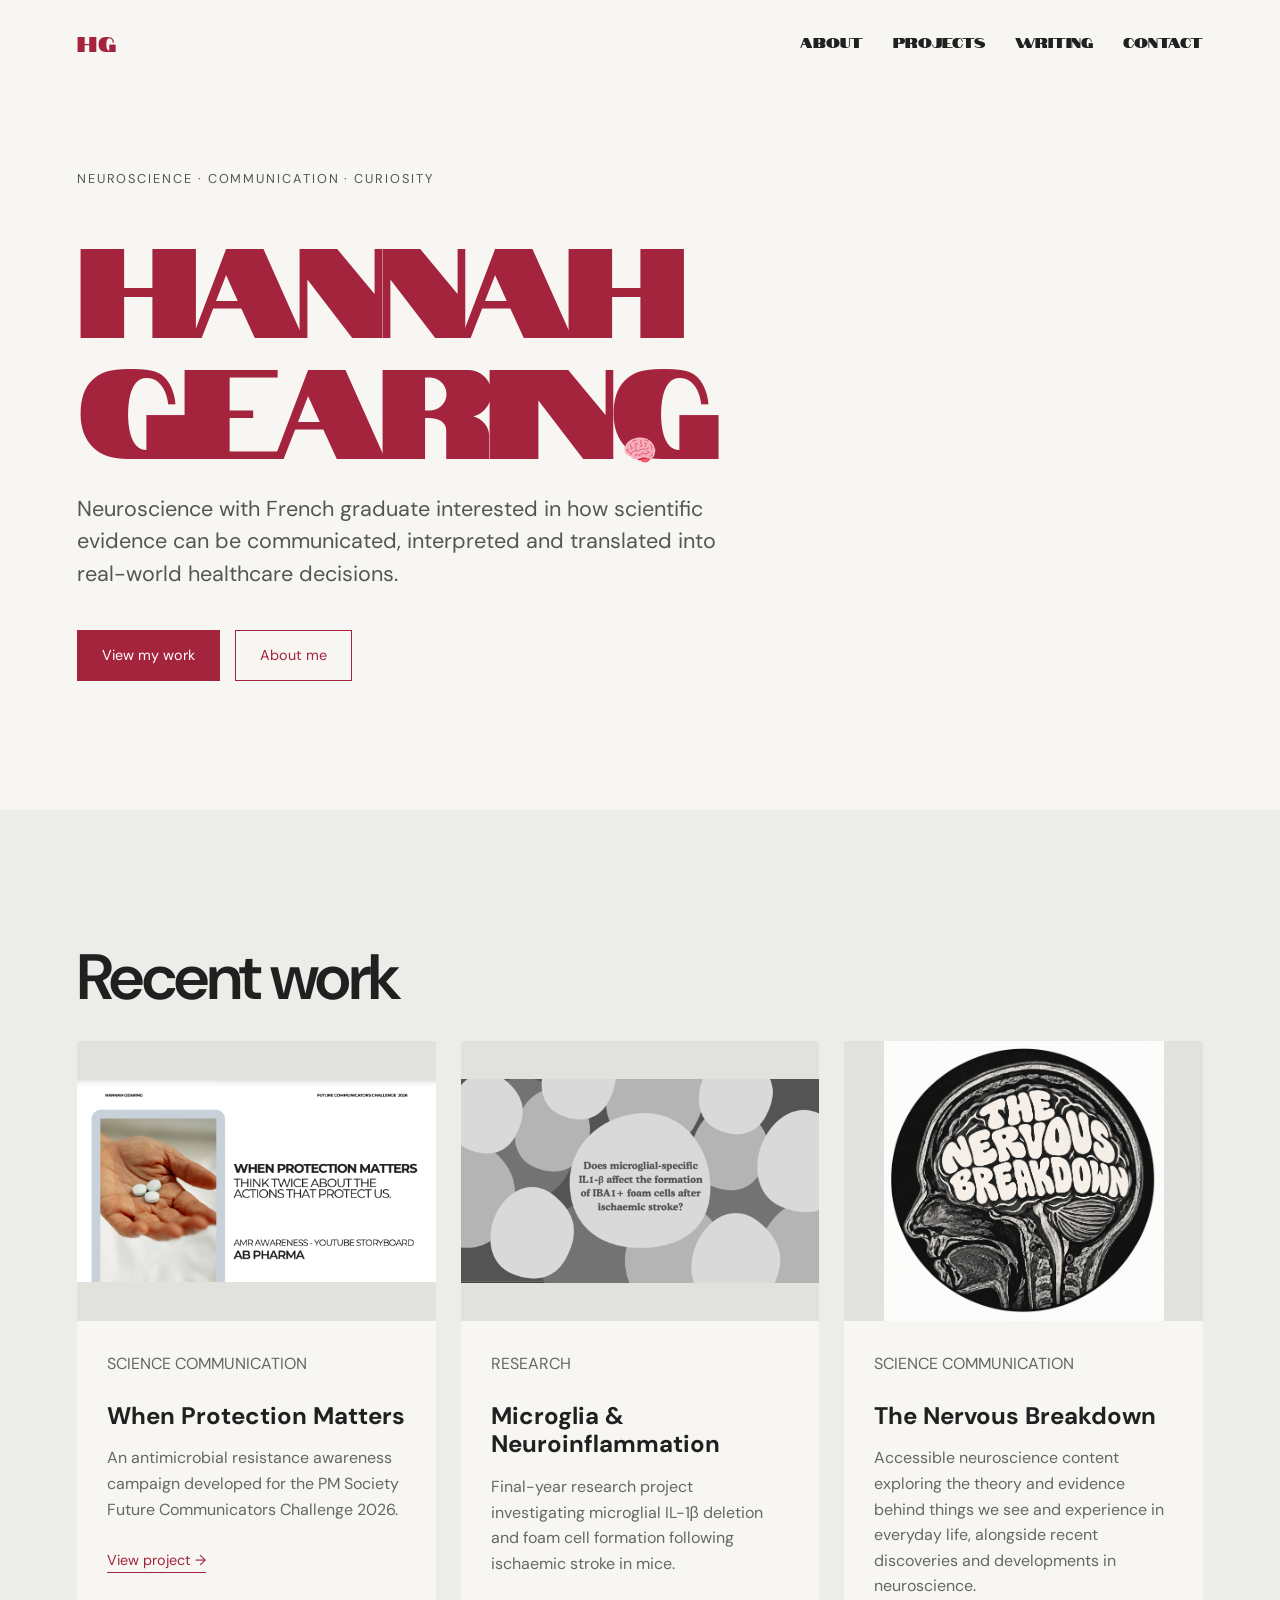
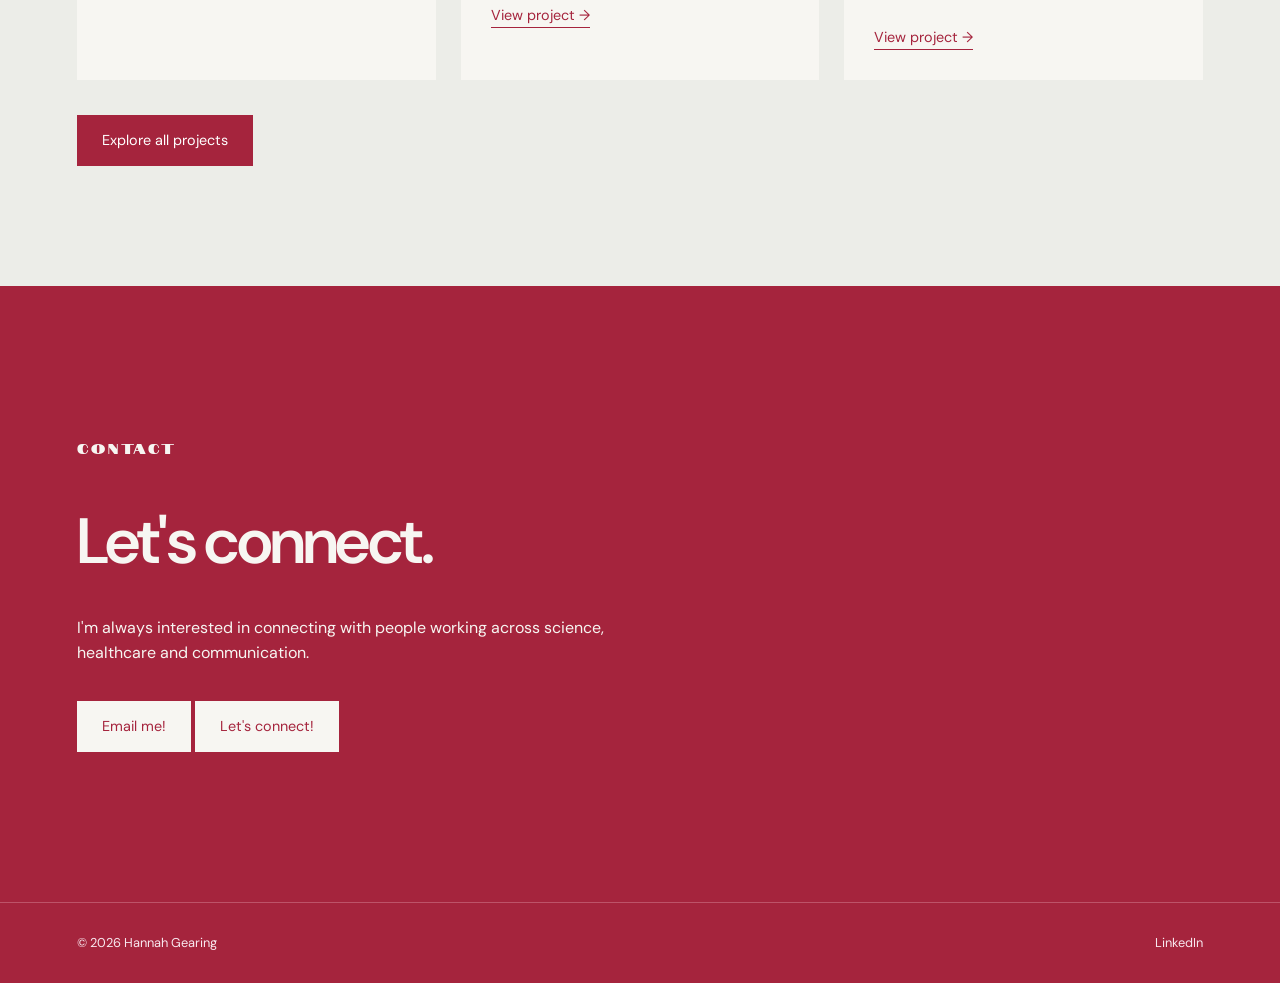
<file: index.html>
<!DOCTYPE html>

<html lang="en">

<head>
    <meta charset="UTF-8">
    <meta name="viewport" content="width=device-width, initial-scale=1.0">


<title>Hannah Gearing | Portfolio</title>

<link rel="stylesheet" href="style.css">


</head>

<body>


<!-- Navigation -->
<header>
    <nav class="navbar">

        <a href="index.html" class="logo">HG</a>

        <div class="nav-links">
            <a href="about.html">About</a>
            <a href="projects.html">Projects</a>
            <a href="writing.html">Writing</a>
            <a href="contact.html">Contact</a>
        </div>

    </nav>
</header>


<!-- Hero -->
<main>

    <section class="hero">

        <div class="hero-text">

            <p class="eyebrow">
                NEUROSCIENCE · COMMUNICATION · CURIOSITY
            </p>

            <h1>Hannah Gearing</h1>

            <p class="intro">
                Neuroscience with French graduate interested in how scientific evidence
                can be communicated, interpreted and translated into
                real-world healthcare decisions.
            </p>

            <div class="hero-buttons">

                <a href="projects.html" class="button">
                    View my work
                </a>

                <a href="about.html" class="button secondary">
                    About me
                </a>

            </div>

        </div>

    </section>


    <!-- Featured Projects -->
    <section class="section projects-section">


        <h2>Recent work</h2>

        <div class="projects-grid recent-work-grid">


            <!-- Project 1 -->
            <article class="project-card">

                <div class="project-image">
                    <img src="images/SciComms/PM Society/PM title page.png"
                         alt="When Protection Matters antimicrobial resistance campaign">
                </div>

                <div class="project-content">

                    <p class="project-type">
                        SCIENCE COMMUNICATION
                    </p>

                    <h3>When Protection Matters</h3>

                    <p>
                        An antimicrobial resistance awareness campaign
                        developed for the PM Society Future Communicators
                        Challenge 2026.
                    </p>

                    <a href="AMR-storyboard.html" class="project-link">
                        View project →
                    </a>

                </div>

            </article>


            <!-- Project 2 -->
            <article class="project-card">

                <div class="project-image">
                    <img src="images/Research/Dissertation/diss pres title.png"
                         alt="Microglia and neuroinflammation dissertation project">
                </div>

                <div class="project-content">

                    <p class="project-type">
                        RESEARCH
                    </p>

                    <h3>Microglia &amp; Neuroinflammation</h3>

                    <p>
                        Final-year research project investigating microglial
                        IL-1β deletion and foam cell formation following
                        ischaemic stroke in mice.
                    </p>

                    <a href="dissertation.html" class="project-link">
                        View project →
                    </a>

                </div>

            </article>


            <!-- Project 3 -->
            <article class="project-card">

                <div class="project-image">
                    <img src="images/TheNervousBreakdown/MRI TNB logo.png"
                         alt="The Nervous Breakdown neuroscience communication project">
                </div>

                <div class="project-content">

                    <p class="project-type">
                        SCIENCE COMMUNICATION
                    </p>

                    <h3>The Nervous Breakdown</h3>

                    <p>
                        Accessible neuroscience content exploring the
                        theory and evidence behind things we see and experience in
                        everyday life, alongside recent discoveries and
                        developments in neuroscience.
                    </p>

                    <a href="thenervousbreakdown.html" class="project-link">
                        View project →
                    </a>

                </div>

            </article>

        </div>

        <a href="projects.html" class="button">
            Explore all projects
        </a>

    </section>


    <!-- Contact section -->
    <section id="contact" class="contact-section">

        <p class="section-label">CONTACT</p>

        <h2>Let's connect.</h2>

        <p>
            I'm always interested in connecting with people working across
            science, healthcare and communication.
        </p>

        <a href="mailto:gearing.hannah@gmail.com" class="button">
            Email me!
        </a>

        <a href="https://www.linkedin.com/in/hannah-gearing/"
           class="button secondary"
           target="_blank"
           rel="noopener noreferrer">
            Let's connect!
        </a>

    </section>

</main>


<!-- Footer -->
<footer>

    <p>© 2026 Hannah Gearing</p>

    <div>
        <a href="#">LinkedIn</a>
    </div>

</footer>


<script src="cursor.js"></script>


</body>

</html>
</file>
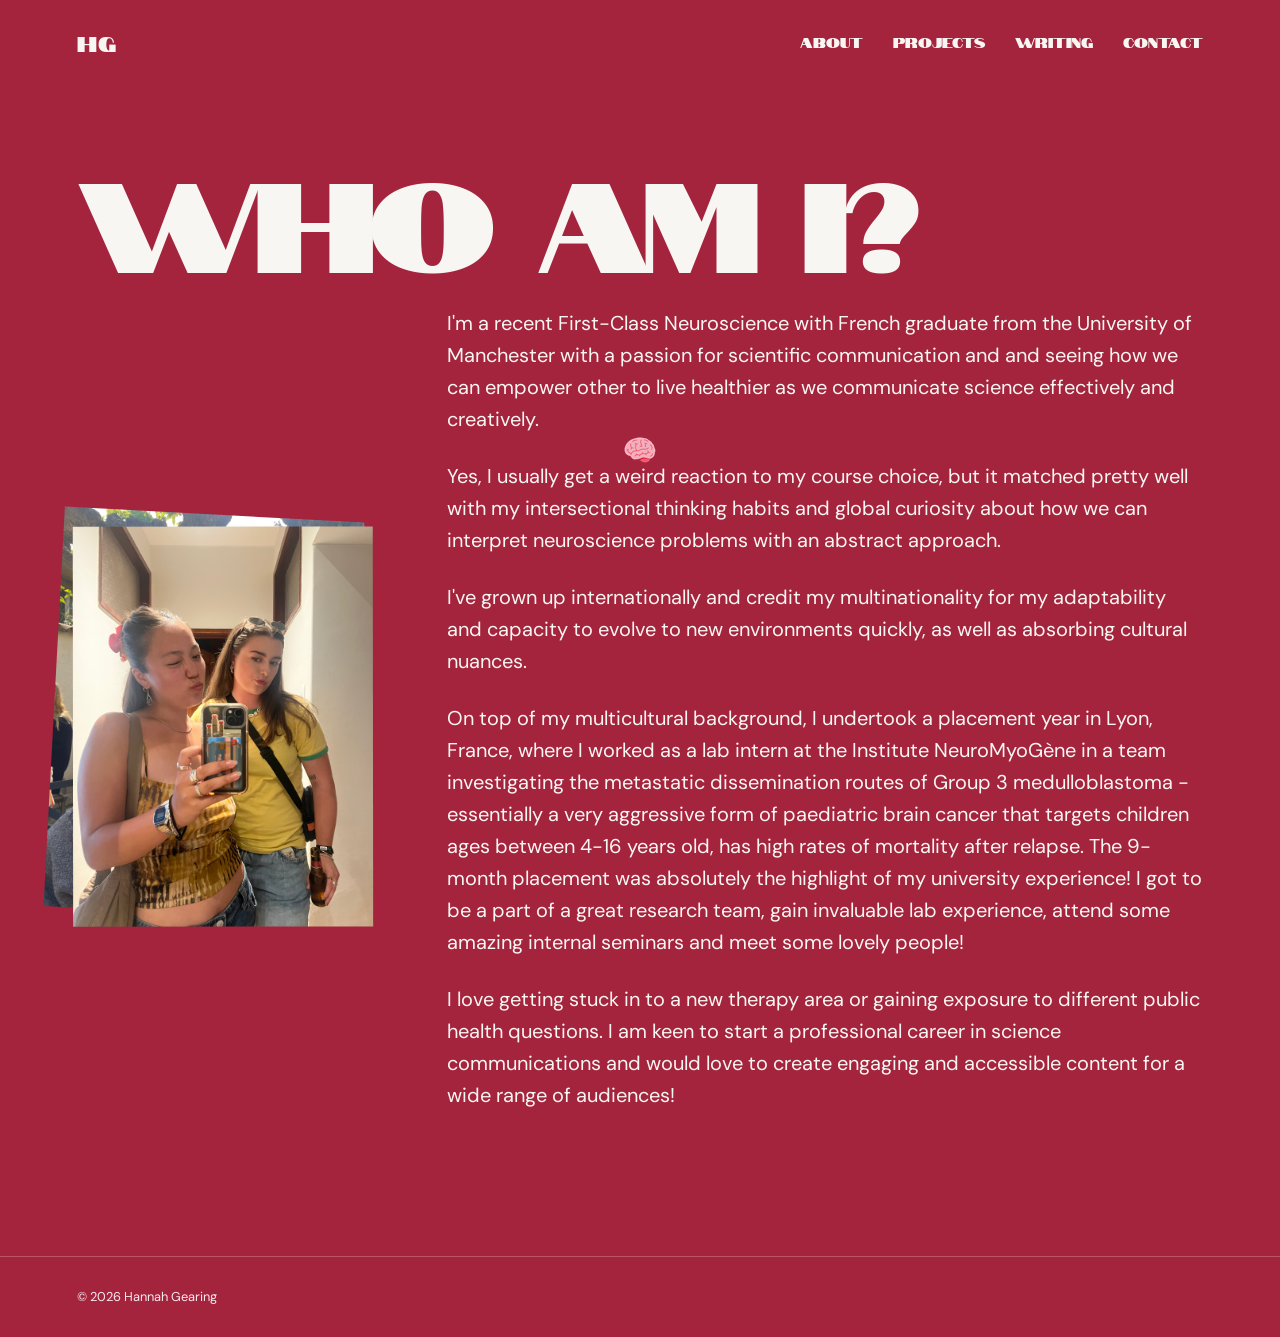
<file: about.html>
<!DOCTYPE html>
<html lang="en">

<head>
    <meta charset="UTF-8">
    <meta name="viewport" content="width=device-width, initial-scale=1.0">

    <title>About | Hannah Gearing</title>

    <link rel="stylesheet" href="style.css">
</head>

<body class="about-page">

    <header>
        <nav class="navbar">

            <a href="index.html" class="logo">HG</a>

            <div class="nav-links">
                <a href="about.html">About</a>
                <a href="projects.html">Projects</a>
                <a href="writing.html">Writing</a>
                <a href="contact.html">Contact</a>
            </div>

        </nav>
    </header>


    <main>

        <section class="section">

            <p class="section-label"></p>

            <h1>Who am I?</h1>

            <div class="about-content">

                <!-- SCRAPBOOK IMAGE STACK -->

                <div class="about-scrapbook">

                    <div class="scrapbook-stack" id="scrapbook-stack"></div>

                </div>


                <!-- ABOUT TEXT -->

                <div class="about-text">

                    <p>
                        I'm a recent First-Class Neuroscience with French graduate from the
                        University of Manchester with a passion for scientific
                        communication and and seeing how we can empower other to live healthier
                        as we communicate science effectively and creatively. 
                    </p>

                    <p>
                        Yes, I usually get a weird reaction to my course choice, 
                        but it matched pretty well with my intersectional thinking habits
                        and global curiosity about how we can interpret neuroscience problems
                        with an abstract approach. 
                    <p>

                    <p>
                        I've grown up internationally and credit my multinationality for
                        my adaptability and capacity to evolve to new environments quickly,
                        as well as absorbing cultural nuances. 
                    </p>
                    
                    <p>
                        On top of my multicultural background, I 
                        undertook a placement year in Lyon, France, where I worked as a lab intern at the 
                        Institute NeuroMyoGène in a team investigating the metastatic dissemination routes of 
                        Group 3 medulloblastoma - essentially a very aggressive form of paediatric brain cancer that 
                        targets children ages between 4-16 years old, has high rates of mortality after relapse.
                        The 9-month placement was absolutely the highlight of my university experience! I got to 
                        be a part of a great research team, gain invaluable lab experience, attend some amazing internal 
                        seminars and meet some lovely people! 
                        
                    </p>

                    <p>
                        I love getting stuck in to a new therapy area or gaining exposure
                        to different public health questions. I am keen to start a professional
                        career in science communications and would love to create engaging and accessible 
                        content for a wide range of audiences!
                        
                    </p>

                </div>

            </div>

        </section>

    </main>


    <footer>
        <p>© 2026 Hannah Gearing</p>
    </footer>


    <!-- CUSTOM CURSOR -->

    <script src="cursor.js"></script>

    <!-- ABOUT PAGE SCRAPBOOK -->

    <script src="about.js"></script>

</body>

</html>
</file>
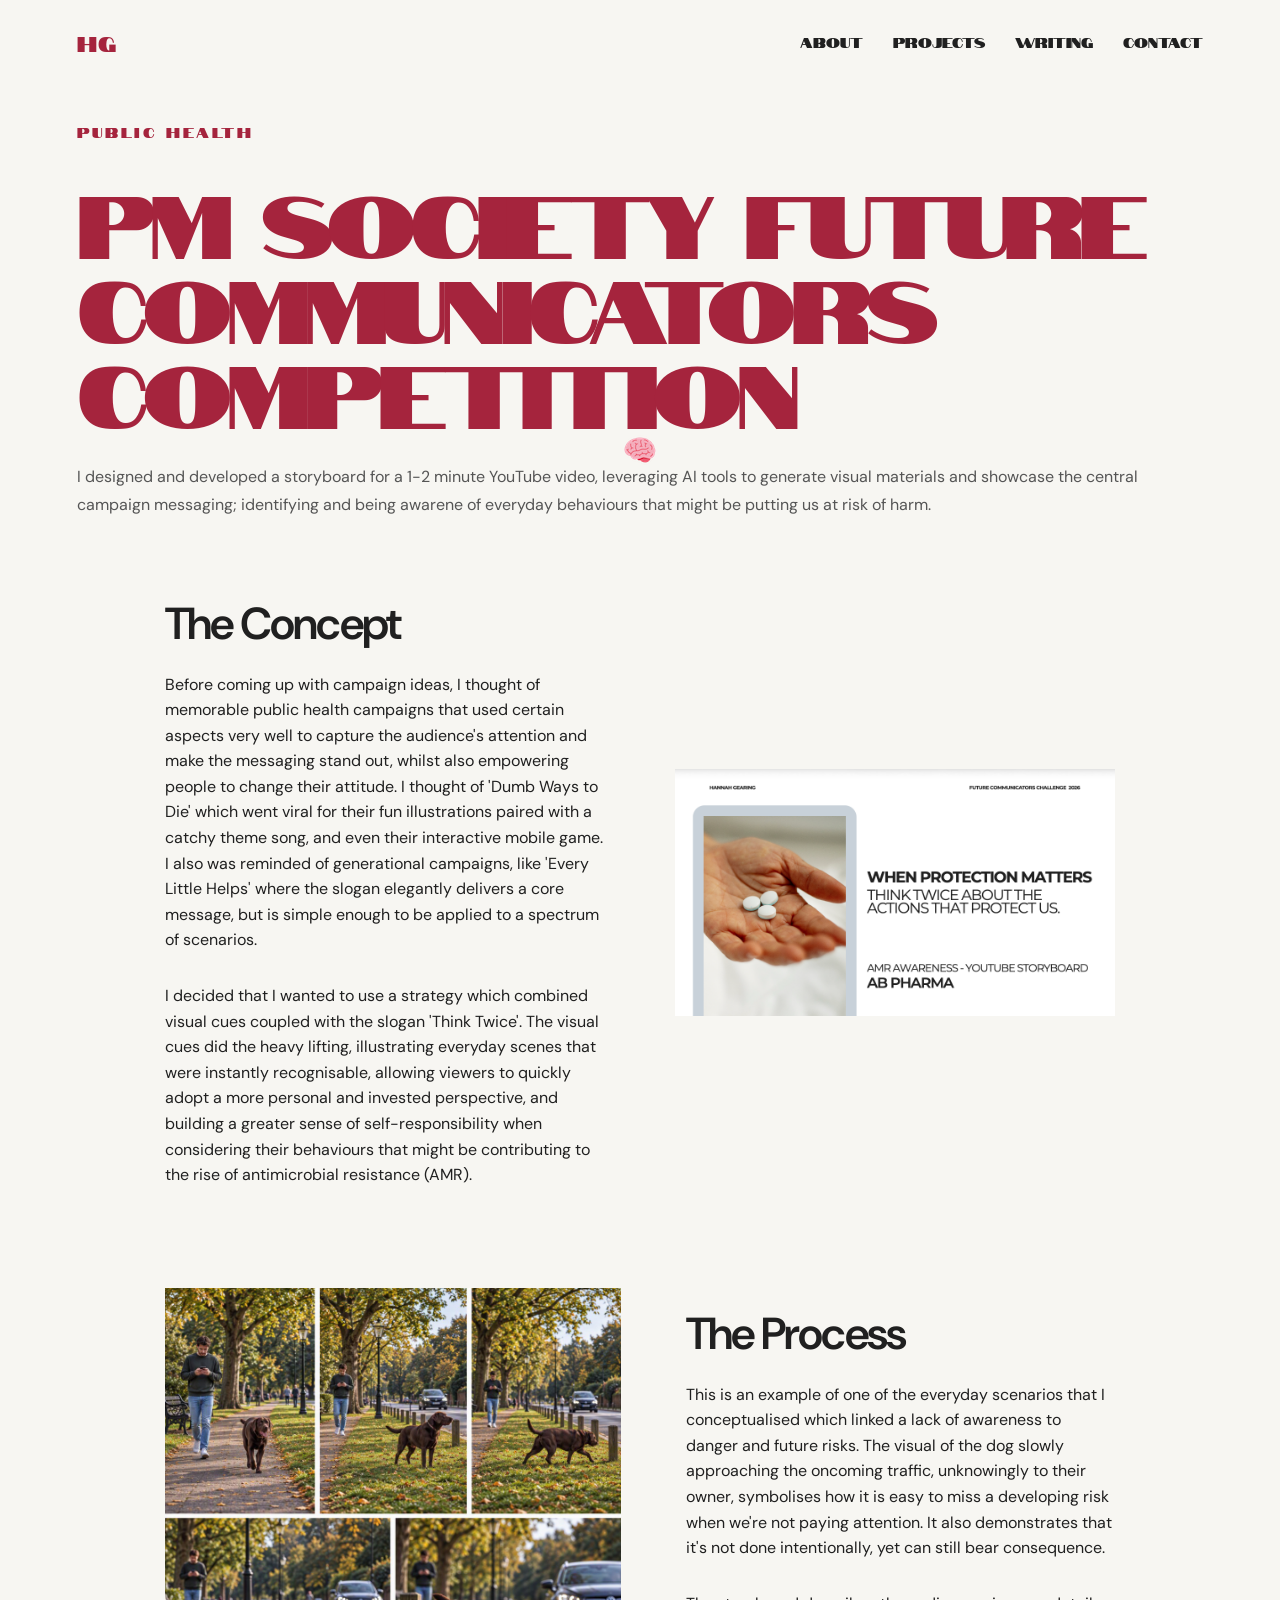
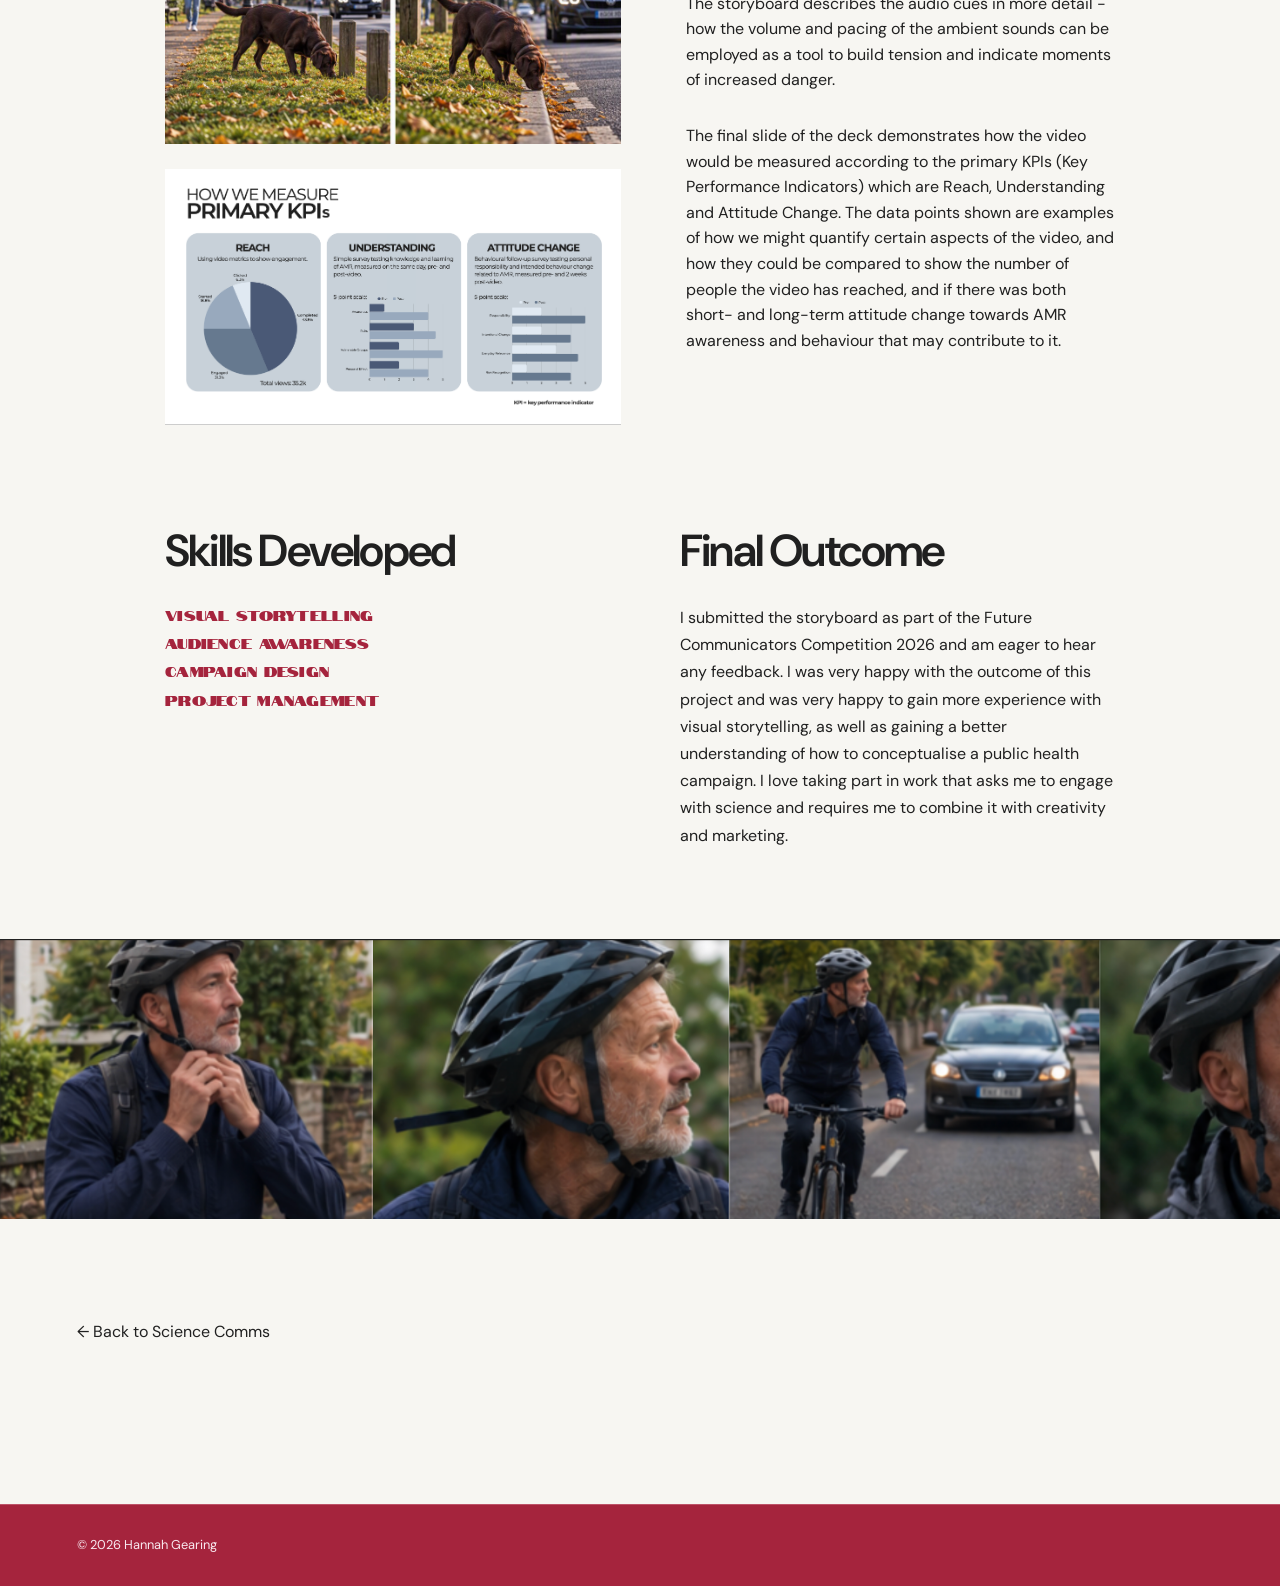
<file: AMR-storyboard.html>
<!DOCTYPE html>
<html lang="en">

<head>

    <meta charset="UTF-8">
    <meta name="viewport" content="width=device-width, initial-scale=1.0">

    <!-- CHANGE PROJECT TITLE -->
    <title>PROJECT TITLE | Hannah Gearing</title>

    <link rel="stylesheet" href="style.css">

</head>


<body>


    <!-- =========================
         NAVIGATION
         ========================= -->

    <header>

        <nav class="navbar">

            <a href="index.html" class="logo">HG</a>

            <div class="nav-links">

                <a href="about.html">About</a>
                <a href="projects.html">Projects</a>
                <a href="writing.html">Writing</a>
                <a href="contact.html">Contact</a>

            </div>

        </nav>

    </header>


    <!-- =========================
         PROJECT PAGE
         ========================= -->

    <main>

        <section class="section science-project-page">


            <!-- =========================
                 PROJECT HEADER
                 ========================= -->

            <!-- CHANGE -->

            <p class="section-label">
                PUBLIC HEALTH
            </p>


            <!-- CHANGE -->

            <h1 class="science-project-title">
                PM SOCIETY FUTURE COMMUNICATORS COMPETITION
            </h1>


            <!-- CHANGE -->

            <p class="science-project-intro">
                I designed and developed a storyboard for a 1-2 minute YouTube video, leveraging AI tools to
                generate visual materials and showcase the central campaign messaging; identifying and being awarene
                of everyday behaviours that might be putting us at risk of harm. 
            </p>



            <!-- =========================
                 THE CONCEPT
                 ========================= -->

            <div class="project-concept">


                <!-- TEXT -->

                <div class="project-concept-text">

                    <h2>The Concept</h2>


                    <!-- CHANGE -->

                    <p>
                        Before coming up with campaign ideas, I thought of memorable public health campaigns that 
                        used certain aspects very well to capture the audience's attention and make the messaging 
                        stand out, whilst also empowering people to change their attitude. I thought of 'Dumb Ways to Die' 
                        which went viral for their fun illustrations paired with a catchy theme song, and even their interactive
                        mobile game. I also was reminded of generational campaigns, like 'Every Little Helps' where the slogan 
                        elegantly delivers a core message, but is simple enough to be applied to a spectrum of scenarios. 
                        
                    </p>


                    <!-- OPTIONAL -->

                    <p>
                        I decided that I wanted to use a strategy which combined visual cues coupled with the slogan 'Think Twice'.
                        The visual cues did the heavy lifting, illustrating everyday scenes that were instantly 
                        recognisable, allowing viewers to quickly adopt a more personal and invested perspective, and 
                        building a greater sense of self-responsibility when considering their behaviours that might be 
                        contributing to the rise of antimicrobial resistance (AMR).
    
                    </p>

                </div>


                <!-- TITLE SLIDE -->

                <div class="project-concept-image">

                    <!-- CHANGE IMAGE -->

                    <img
                        src="images/SciComms/PM Society/PM title page.png"
                        alt="Title slide from the project presentation"
                    >

                </div>

            </div>



            <!-- =========================
                 THE PROCESS
                 ========================= -->

            <div class="project-process">


                <!-- PRESENTATION SLIDES -->

                <div class="project-process-slides">


                    
                    <img
                        src="images/SciComms/PM Society/PM dog.jpeg"
                        alt="Project presentation slide"
                    >
                    <!-- CHANGE IMAGE -->


                    <img
                        src="images/SciComms/PM Society/PM KPI.png"
                        alt="Project presentation slide"
                    >


                </div>


                <!-- PROCESS TEXT -->

                <div class="project-process-text">

                    <h2>The Process</h2>

                    <p>
                        This is an example of one of the everyday scenarios that I conceptualised which linked 
                        a lack of awareness to danger and future risks. The visual of the dog slowly approaching the oncoming
                        traffic, unknowingly to their owner, symbolises how it is easy to miss a developing risk when we're 
                        not paying attention. It also demonstrates that it's not done intentionally, yet can still 
                        bear consequence. 
                    </p>

                    <p>
                        The storyboard describes the audio cues in more detail - how the volume and pacing of
                        the ambient sounds can be employed as a tool to build tension and indicate moments of 
                        increased danger. 
                    </p>

                    <p>
                        The final slide of the deck demonstrates how the video would be measured according to the 
                        primary KPIs (Key Performance Indicators) which are Reach, Understanding and Attitude Change. 
                        The data points shown are examples of how we might quantify certain aspects of the video, and 
                        how they could be compared to show the number of people the video has reached, and if there was 
                        both short- and long-term attitude change towards AMR awareness and behaviour that may contribute 
                        to it. 
                    </p>
                </div>

            </div>



            <!-- =========================
                 SKILLS + FINAL OUTCOME
                 ========================= -->

            <div class="project-bottom">


                <!-- SKILLS -->

                <div class="project-skills">

                    <h2>Skills Developed</h2>


                    <div class="skills-grid">


                        <!-- CHANGE -->

                        <div class="skill-box">
                            <p>Visual Storytelling</p>
                        </div>


                        <!-- CHANGE -->

                        <div class="skill-box">
                            <p>Audience Awareness</p>
                        </div>


                        <!-- CHANGE -->

                        <div class="skill-box">
                            <p>Campaign Design</p>
                        </div>


                        <!-- CHANGE -->

                        <div class="skill-box">
                            <p>Project Management</p>
                        </div>


                    </div>

                </div>



                <!-- FINAL OUTCOME -->

                <div class="project-outcome">

                    <h2>Final Outcome</h2>


                    <!-- CHANGE -->

                    <p>
                        I submitted the storyboard as part of the Future Communicators Competition 2026 and 
                        am eager to hear any feedback. I was very happy with the outcome of this project and was 
                        very happy to gain more experience with visual storytelling, as well as gaining a better 
                        understanding of how to conceptualise a public health campaign. I love taking part in 
                        work that asks me to engage with science and requires me to combine it with creativity and marketing. 
                    </p>

                </div>

            </div>


           <!-- =========================
     MOVING PHOTO BELT
     ========================= -->

<div class="science-project-photo-belt">

    <div class="photo-belt-track">


        <!-- PHOTO 1 -->
        <img
            src="images/SciComms/PM Society/PM helmet scene.png"
            alt="Project photo"
        >


        <!-- PHOTO 2 -->
        <img
            src="images/SciComms/PM Society/PM tea scene.png"
            alt="Project photo"
        >


        <!-- PHOTO 3 -->
        <img
            src="images/SciComms/PM Society/PM transition scene.png"
            alt="Project photo"
        >


        <!-- PHOTO 4 -->
        <img
            src="images/SciComms/PM Society/PM end cut.png"
            alt="Project photo"
        >


       
        
        <!-- PHOTO 1 -->
        <img
            src="images/SciComms/PM Society/PM helmet scene.png"
            alt="Project photo"
        >


        <!-- PHOTO 2 -->
        <img
            src="images/SciComms/PM Society/PM tea scene.png"
            alt="Project photo"
        >


        <!-- PHOTO 3 -->
        <img
            src="images/SciComms/PM Society/PM transition scene.png"
            alt="Project photo"
        >


        <!-- PHOTO 4 -->
        <img
            src="images/SciComms/PM Society/PM end cut.png"
            alt="Project photo"
        >

    </div>

</div>


            <!-- =========================
                 BACK LINK
                 ========================= -->

            <a
                href="sciencecomms.html"
                class="science-project-back"
            >
                ← Back to Science Comms
            </a>


        </section>

    </main>


    <!-- =========================
         FOOTER
         ========================= -->

    <footer>

        <p>© 2026 Hannah Gearing</p>

    </footer>


    <script src="cursor.js"></script>

</body>

</html>
</file>
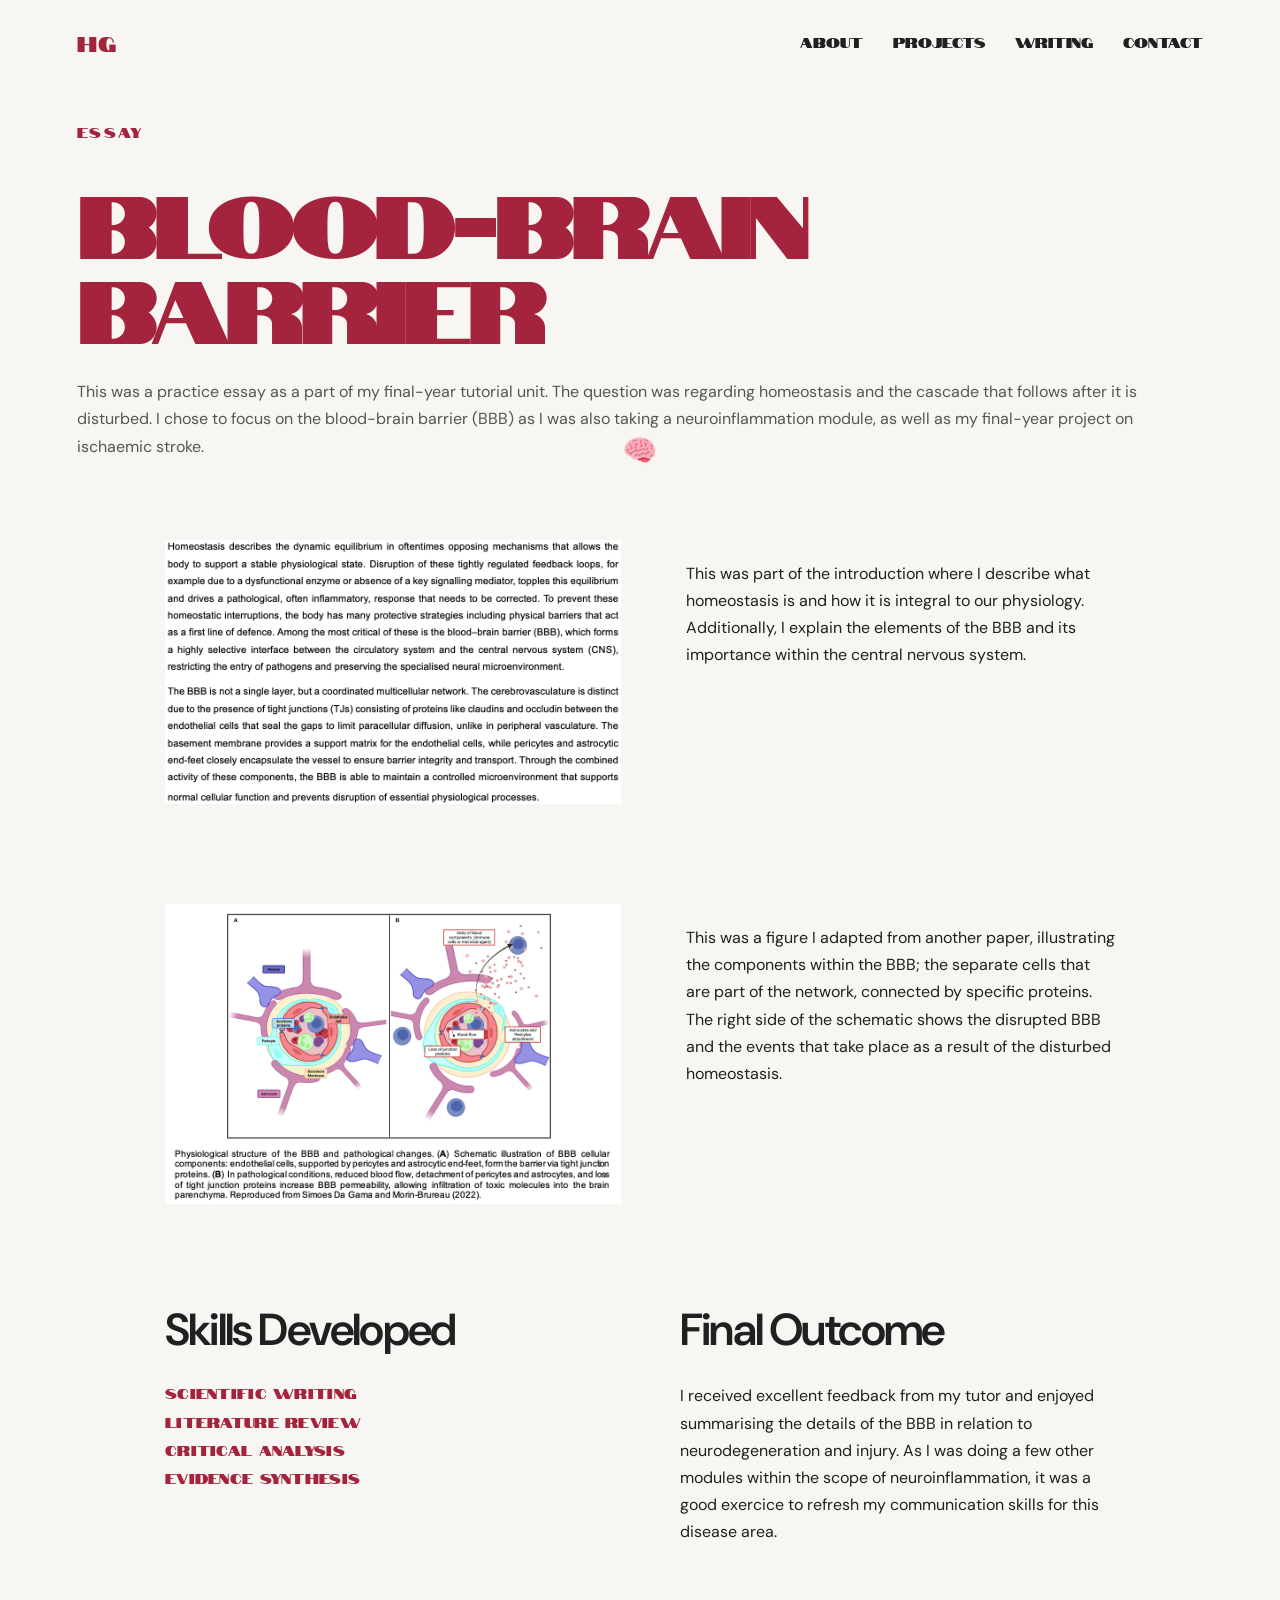
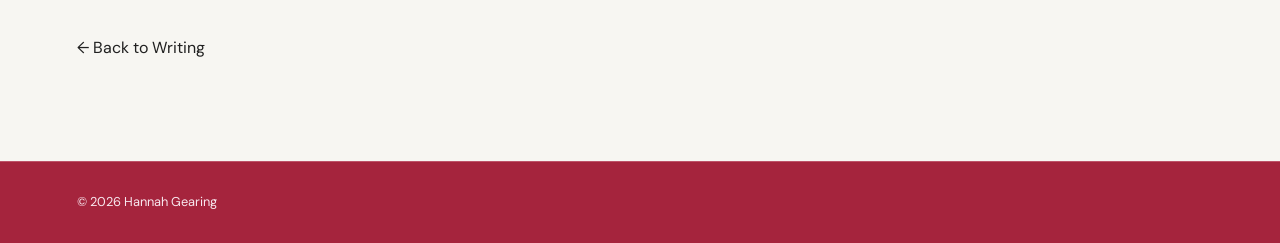
<file: bbb.html>
<!DOCTYPE html>
<html lang="en">

<head>
    <meta charset="UTF-8">
    <meta name="viewport" content="width=device-width, initial-scale=1.0">

    <!-- CHANGE THIS: PAGE TITLE -->

    <title>PROJECT TITLE | Hannah Gearing</title>

    <link rel="stylesheet" href="style.css">
</head>


<body>


    <!-- =========================
         NAVIGATION
         ========================= -->

    <header>

        <nav class="navbar">

            <a href="index.html" class="logo">HG</a>

            <div class="nav-links">

                <a href="about.html">About</a>

                <a href="projects.html">Projects</a>

                <a href="writing.html">Writing</a>

                <a href="contact.html">Contact</a>

            </div>

        </nav>

    </header>



    <!-- =========================
         PROJECT
         ========================= -->

    <main>

        <section class="section writing-project-page">


            <!-- =========================
                 PROJECT HEADER
                 ========================= -->

            <!-- CHANGE THIS -->

            <p class="section-label">
                ESSAY
            </p>


            <!-- CHANGE THIS -->

            <h1 class="writing-project-title">
                BLOOD-BRAIN BARRIER
            </h1>


            <!-- CHANGE THIS -->

            <p class="writing-project-intro">
                This was a practice essay as a part of my final-year tutorial unit. The question was 
                regarding homeostasis and the cascade that follows after it is disturbed. I chose to focus on the 
                blood-brain barrier (BBB) as I was also taking a neuroinflammation module, as well as my 
                final-year project on ischaemic stroke.  
            </p>



            <!-- =========================
                 PROJECT CONTENT
                 ========================= -->


            <!-- CONTENT SECTION 1 -->

            <div class="writing-project-section">


                <div class="writing-project-image">

                    <!-- CHANGE IMAGE FILE -->

                    <img src="images/Research/BBB/BBB intro.png"
                         alt="Description of project image">

                </div>


                <div class="writing-project-text">

                    <p>
                        This was part of the introduction where I describe what homeostasis is and how it 
                        is integral to our physiology. Additionally, I explain the elements of the BBB and 
                        its importance within the central nervous system. 
                    </p>

                </div>


            </div>



            <!-- CONTENT SECTION 2 -->

            <div class="writing-project-section">


                <div class="writing-project-image">

                    <!-- CHANGE IMAGE FILE -->

                    <img src="images/Research/BBB/BBB schematic.png"
                         alt="Description of project image">

                </div>


                <div class="writing-project-text">

                    <p>
                        This was a figure I adapted from another paper, illustrating the 
                        components within the BBB; the separate cells that are part of the network, 
                        connected by specific proteins. The right side of the schematic 
                        shows the disrupted BBB and the events that take place as a result of 
                        the disturbed homeostasis. 
                    </p>


                </div>


            </div>



            

            <!-- =========================
                 SKILLS + FINAL OUTCOME
                 ========================= -->

            <div class="project-bottom">


                <!-- SKILLS DEVELOPED -->

                <div class="project-skills">

                    <h2>Skills Developed</h2>


                    <div class="skills-grid">


                        <!-- CHANGE SKILL -->

                        <div class="skill-box">
                            <p>Scientific Writing</p>
                        </div>


                        <!-- CHANGE SKILL -->

                        <div class="skill-box">
                            <p>Literature Review</p>
                        </div>


                        <!-- CHANGE SKILL -->

                        <div class="skill-box">
                            <p>Critical Analysis</p>
                        </div>


                        <!-- CHANGE SKILL -->

                        <div class="skill-box">
                            <p>Evidence Synthesis</p>
                        </div>


                    </div>

                </div>



                <!-- FINAL OUTCOME -->

                <div class="project-outcome">

                    <h2>Final Outcome</h2>

                    <!-- CHANGE THIS -->

                    <p>
                      I received excellent feedback from my tutor and enjoyed summarising the details 
                      of the BBB in relation to neurodegeneration and injury. As I was doing a few other
                      modules within the scope of neuroinflammation, it was a good exercice to refresh 
                      my communication skills for this disease area. 
                    </p>

                </div>


            </div>



            <!-- =========================
                 BACK TO WRITING
                 ========================= -->

            <a href="writing.html"
               class="writing-project-back">

                ← Back to Writing

            </a>


        </section>

    </main>



    <!-- =========================
         FOOTER
         ========================= -->

    <footer>

        <p>© 2026 Hannah Gearing</p>

    </footer>



    <script src="cursor.js"></script>

</body>

</html>
</file>
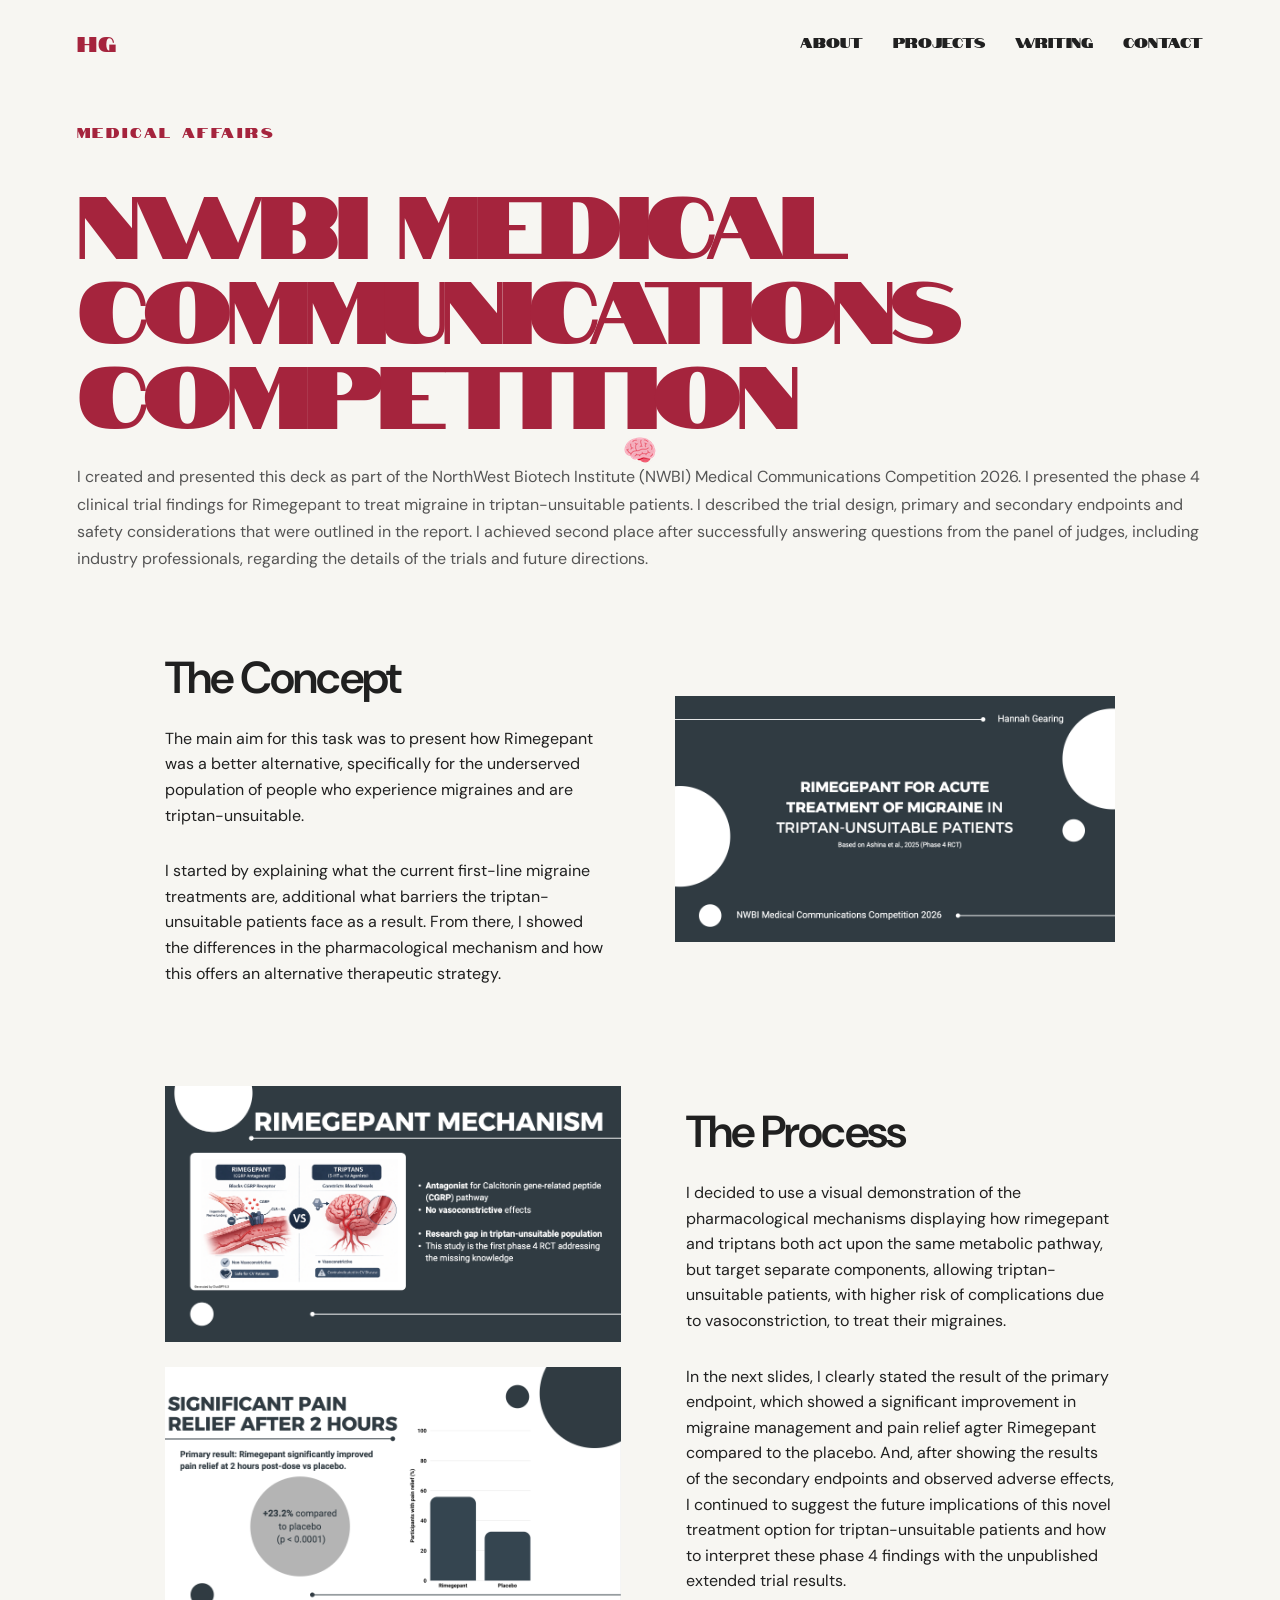
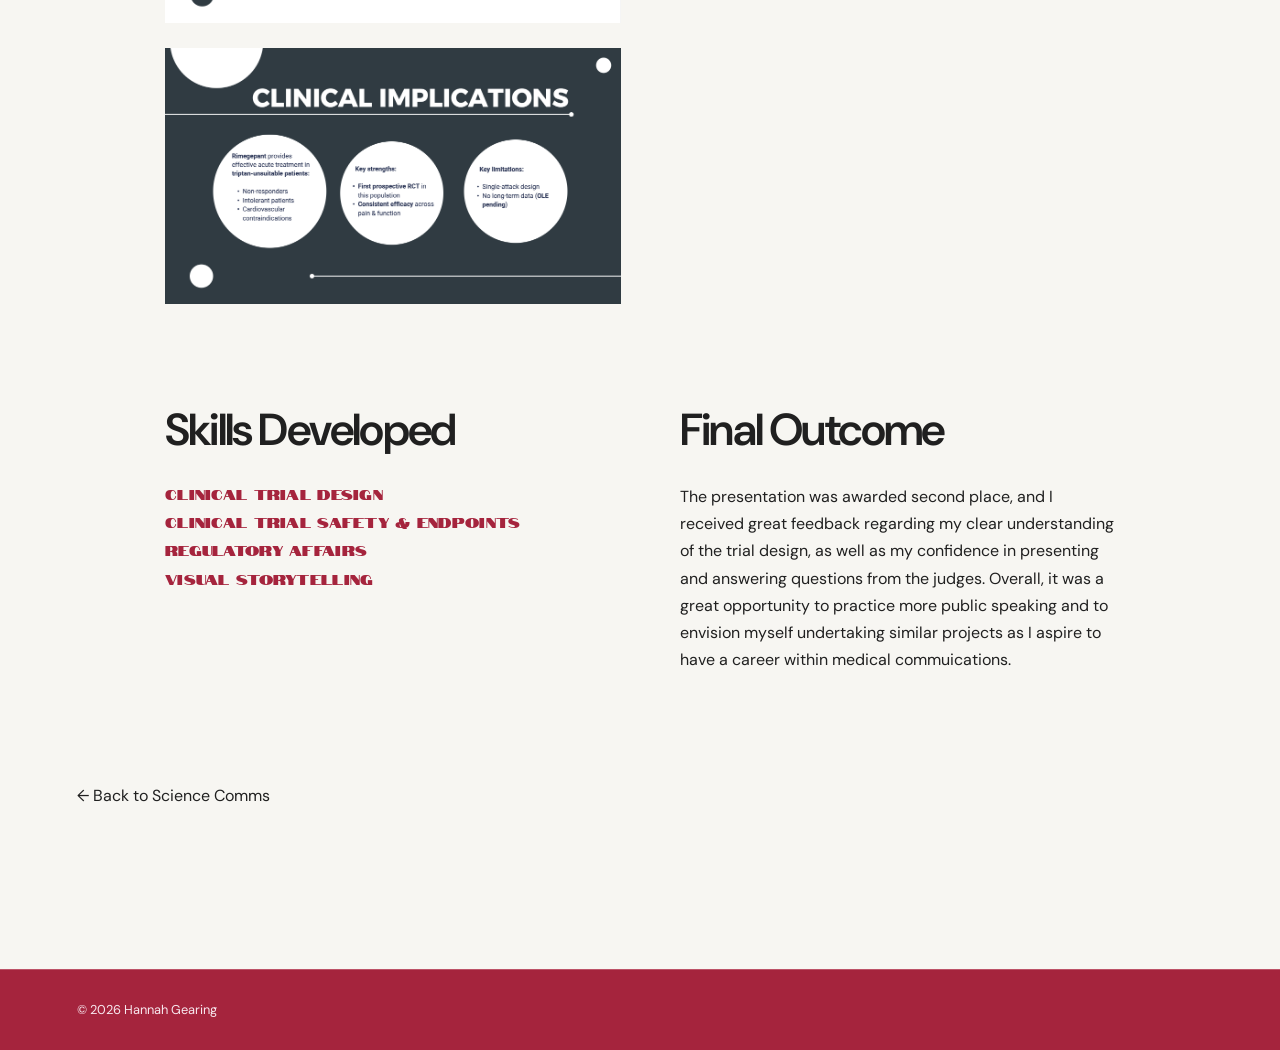
<file: clinical-trial-interpretation.html>
<!DOCTYPE html>
<html lang="en">

<head>
    <meta charset="UTF-8">
    <meta name="viewport" content="width=device-width, initial-scale=1.0">

    <!-- CHANGE THIS: PAGE TITLE -->

    <title>PROJECT TITLE | Hannah Gearing</title>

    <link rel="stylesheet" href="style.css">
</head>


<body>


    <!-- =========================
         NAVIGATION
         ========================= -->

    <header>

        <nav class="navbar">

            <a href="index.html" class="logo">HG</a>

            <div class="nav-links">

                <a href="about.html">About</a>

                <a href="projects.html">Projects</a>

                <a href="writing.html">Writing</a>

                <a href="contact.html">Contact</a>

            </div>

        </nav>

    </header>



    <!-- =========================
         PROJECT
         ========================= -->

    <main>

        <section class="section science-project-page">


            <!-- =========================
                 PROJECT HEADER
                 ========================= -->

            <!-- CHANGE THIS -->

            <p class="section-label">
                MEDICAL AFFAIRS
            </p>


            <!-- CHANGE THIS -->

            <h1 class="science-project-title">
                NWBI MEDICAL COMMUNICATIONS COMPETITION
            </h1>


            <!-- CHANGE THIS -->

            <p class="science-project-intro">
                I created and presented this deck as part of the NorthWest Biotech Institute (NWBI)
                Medical Communications Competition 2026. 
                I presented the phase 4 clinical trial findings for Rimegepant to treat migraine in 
                triptan-unsuitable patients. I described the trial design, primary and secondary endpoints and 
                safety considerations that were outlined in the report. I achieved second place after successfully 
                answering questions from the panel of judges, including industry professionals, regarding the 
                details of the trials and future directions.
            </p>



            <!-- =========================
                 THE CONCEPT
                 ========================= -->

            <div class="project-concept">


                <div class="project-concept-text">

                    <h2>The Concept</h2>

                    <!-- CHANGE THIS -->

                    <p>
                        The main aim for this task was to present how Rimegepant was a better alternative, 
                        specifically for the underserved population of people who experience migraines and are
                        triptan-unsuitable. 
                    </p>

                    <!-- CHANGE THIS IF NEEDED -->

                    <p>
                        I started by explaining what the current first-line migraine treatments are, additional
                        what barriers the triptan-unsuitable patients face as a result. From there, I showed
                        the differences in the pharmacological mechanism and how this offers an alternative
                        therapeutic strategy. 
                    </p>

                </div>


                <div class="project-concept-image">

                    <!-- CHANGE IMAGE FILE -->

                    <img src="images/SciComms/NWBI/NWBI title page.png"
                         alt="Title slide from the project presentation">

                </div>


            </div>



            <!-- =========================
                 THE PROCESS
                 ========================= -->

            <div class="project-process">


                <!-- PRESENTATION SLIDES -->

                <div class="project-process-slides">


                    <!-- CHANGE IMAGE FILE -->

                    <img src="images/SciComms/NWBI/NWBI mechanism.png"
                         alt="Presentation slide">


                    <!-- CHANGE IMAGE FILE -->

                    <img src="images/SciComms/NWBI/NWBI primary result.png"
                         alt="Presentation slide">


                    <!-- CHANGE IMAGE FILE -->

                    <img src="images/SciComms/NWBI/NWBI implications.png"
                         alt="Presentation slide">


                </div>



                <!-- PROCESS TEXT -->

                <div class="project-process-text">

                    <h2>The Process</h2>

                    <!-- CHANGE THIS -->

                    <p>
                        I decided to use a visual demonstration of the pharmacological mechanisms displaying how 
                        rimegepant and triptans both act upon the same metabolic pathway, but target separate components, 
                        allowing triptan-unsuitable patients, with higher risk of complications due to vasoconstriction, 
                        to treat their migraines. 
                    </p>

                    <!-- CHANGE THIS IF NEEDED -->

                    <p>
                        In the next slides, I clearly stated the result of the primary endpoint, which showed a significant
                        improvement in migraine management and pain relief agter Rimegepant compared to the placebo. And, after
                        showing the results of the secondary endpoints and observed adverse effects, I continued to suggest
                        the future implications of this novel treatment option for triptan-unsuitable patients and 
                        how to interpret these phase 4 findings with the unpublished extended trial results. 
                    </p>

                </div>


            </div>



            <!-- =========================
                 SKILLS + FINAL OUTCOME
                 ========================= -->

            <div class="project-bottom">


                <!-- SKILLS DEVELOPED -->

                <div class="project-skills">

                    <h2>Skills Developed</h2>


                    <div class="skills-grid">


                        <!-- CHANGE SKILL -->

                        <div class="skill-box">
                            <p>Clinical Trial Design</p>
                        </div>


                        <!-- CHANGE SKILL -->

                        <div class="skill-box">
                            <p>Clinical Trial Safety & Endpoints</p>
                        </div>


                        <!-- CHANGE SKILL -->

                        <div class="skill-box">
                            <p>Regulatory Affairs</p>
                        </div>


                        <!-- CHANGE SKILL -->

                        <div class="skill-box">
                            <p>Visual Storytelling</p>
                        </div>


                    </div>

                </div>



                <!-- FINAL OUTCOME -->

                <div class="project-outcome">

                    <h2>Final Outcome</h2>

                    <!-- CHANGE THIS -->

                    <p>
                        The presentation was awarded second place, and I received great feedback regarding my 
                        clear understanding of the trial design, as well as my confidence in presenting and answering
                        questions from the judges. Overall, it was a great opportunity to practice more public speaking 
                        and to envision myself undertaking similar projects as I aspire to have a career within medical 
                        commuications.  
                    </p>

                </div>


            </div>


            <!-- =========================
                 BACK TO SCIENCE COMMS
                 ========================= -->

            <a href="sciencecomms.html"
               class="science-project-back">

                ← Back to Science Comms

            </a>


        </section>

    </main>



    <!-- =========================
         FOOTER
         ========================= -->

    <footer>

        <p>© 2026 Hannah Gearing</p>

    </footer>



    <script src="cursor.js"></script>

</body>

</html>
</file>
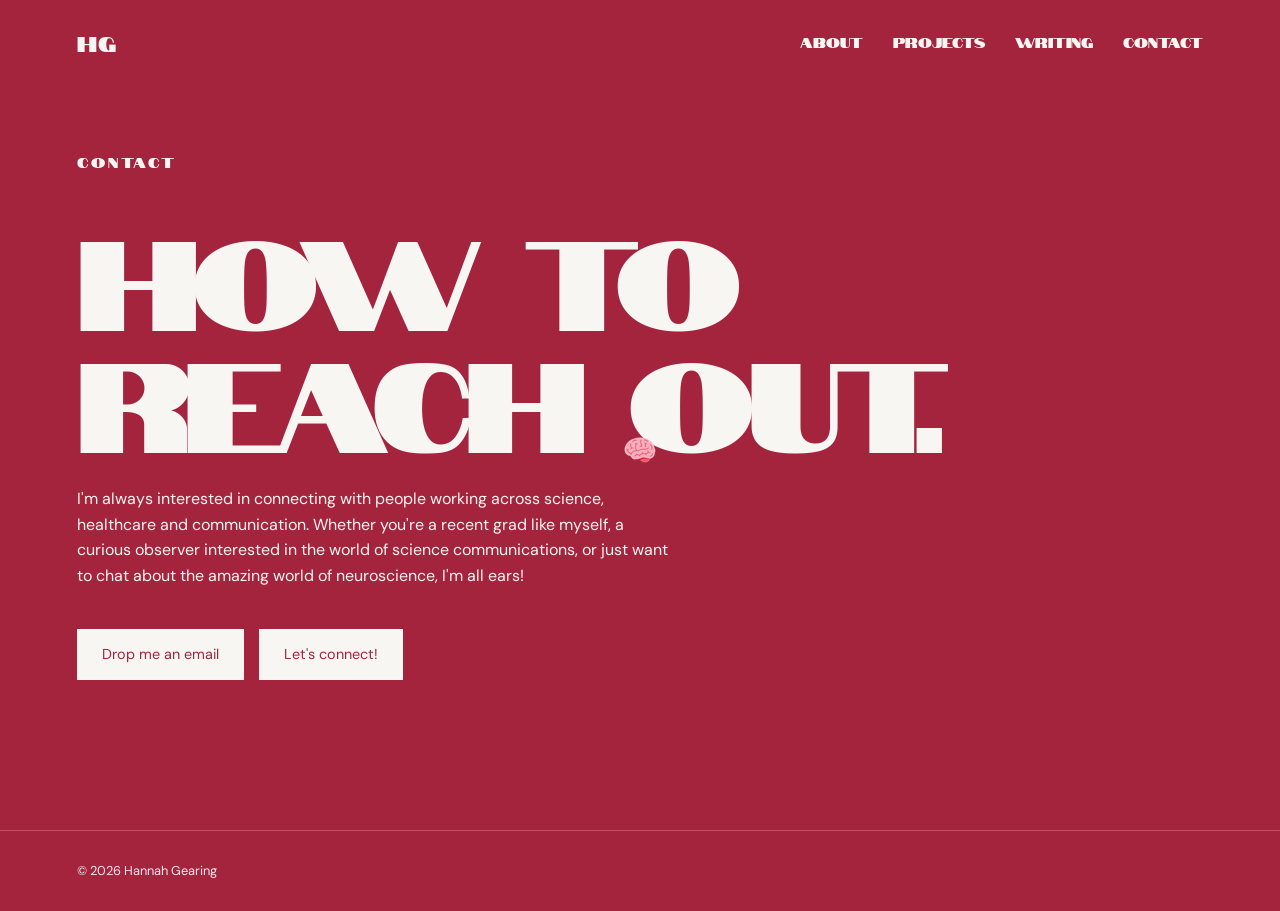
<file: contact.html>
<!DOCTYPE html>
<html lang="en">

<head>
    <meta charset="UTF-8">
    <meta name="viewport" content="width=device-width, initial-scale=1.0">

    <title>Contact | Hannah Gearing</title>

    <link rel="stylesheet" href="style.css">
</head>

<body class="contact-page">

    <header>
        <nav class="navbar">

            <a href="index.html" class="logo">HG</a>

            <div class="nav-links">
                <a href="about.html">About</a>
                <a href="projects.html">Projects</a>
                <a href="writing.html">Writing</a>
                <a href="contact.html">Contact</a>
            </div>

        </nav>
    </header>


    <main>

        <section class="contact-section">

            <p class="section-label">CONTACT</p>

            <h1>How to reach out.</h1>

            <p>
                I'm always interested in connecting with people working
                across science, healthcare and communication.

                Whether you're a recent grad like myself, a curious observer 
                interested in the world of science communications, or just want to chat about
                the amazing world of neuroscience, I'm all ears!
            </p>


            <div class="hero-buttons">

                <a href="mailto:gearing.hannah@gmail.com" class="button">
                    Drop me an email
                </a>

                <a href="https://www.linkedin.com/in/hannah-gearing/"
                   class="button secondary"
                   target="_blank"
                   rel="noopener noreferrer">
                    Let's connect!
                </a>

            </div>

        </section>

    </main>


    <footer>
        <p>© 2026 Hannah Gearing</p>
    </footer>
<script src="cursor.js"></script>
</body>

</html>
</file>
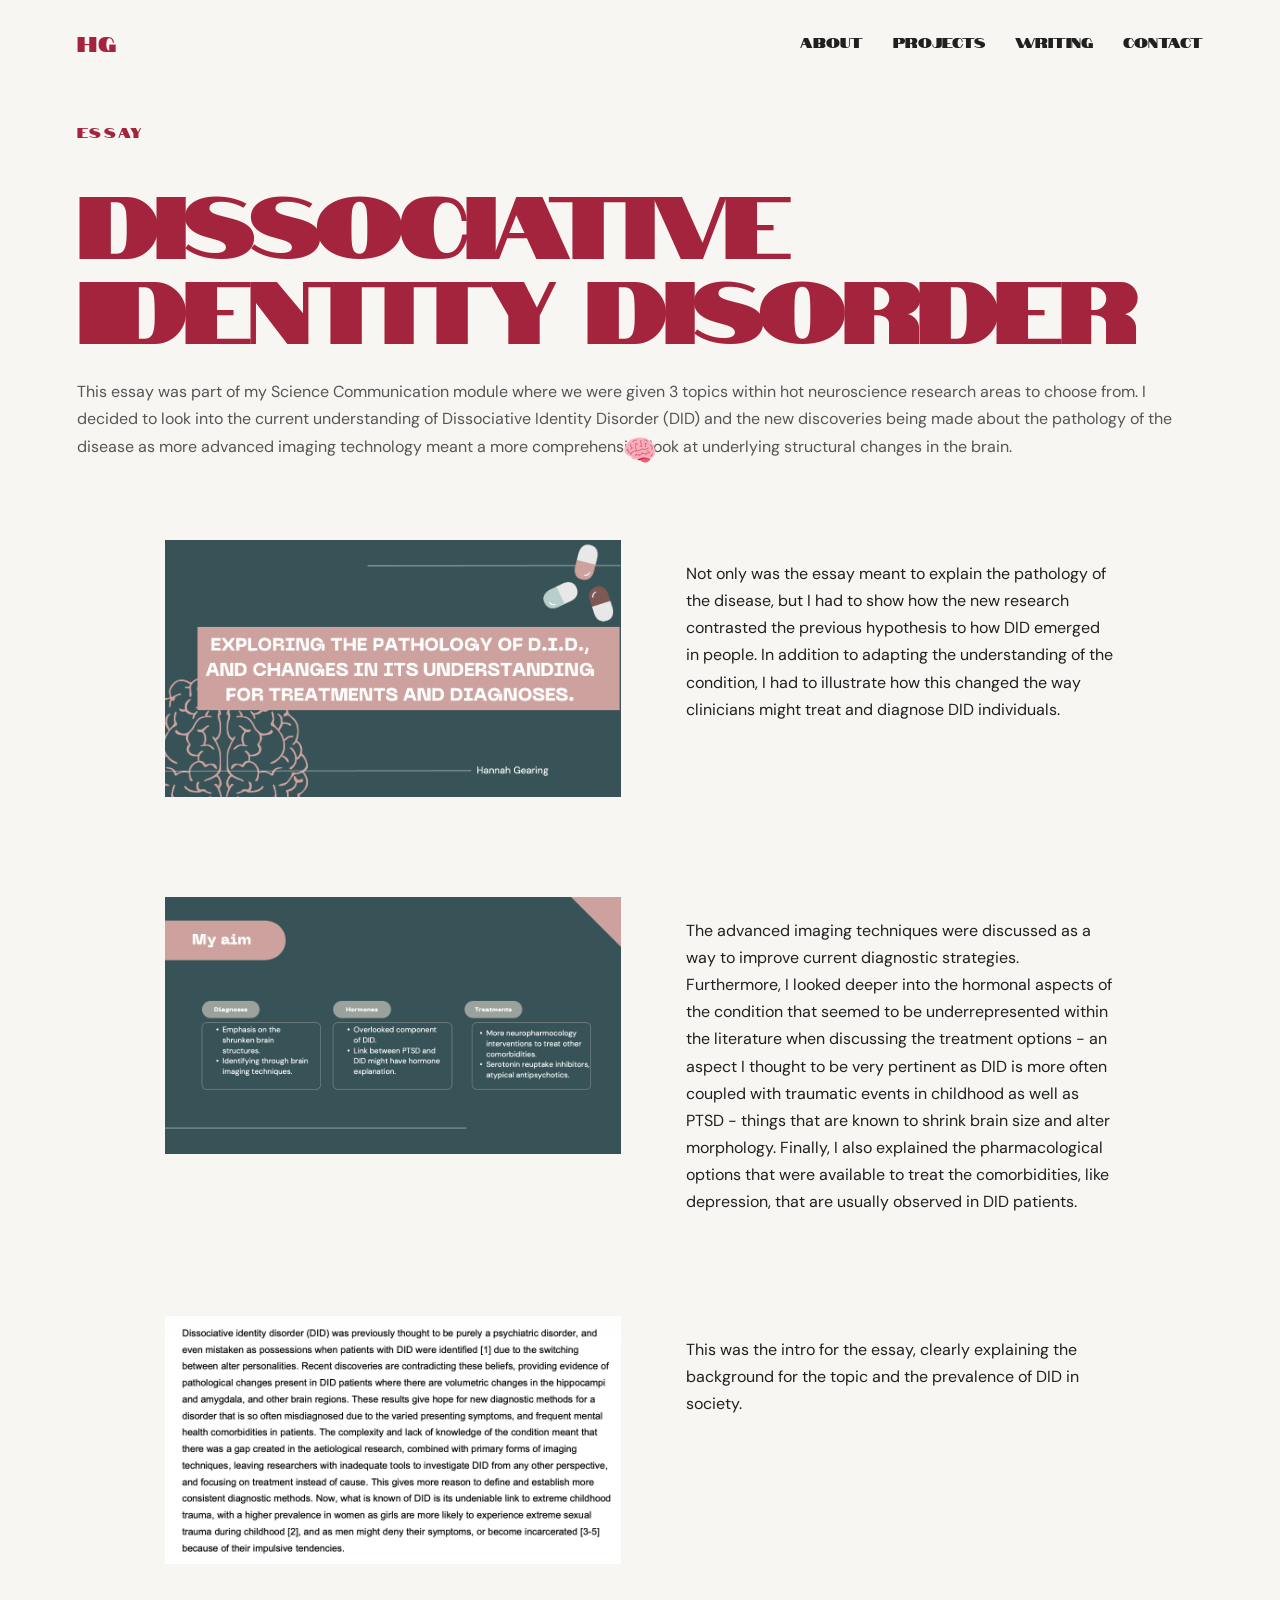
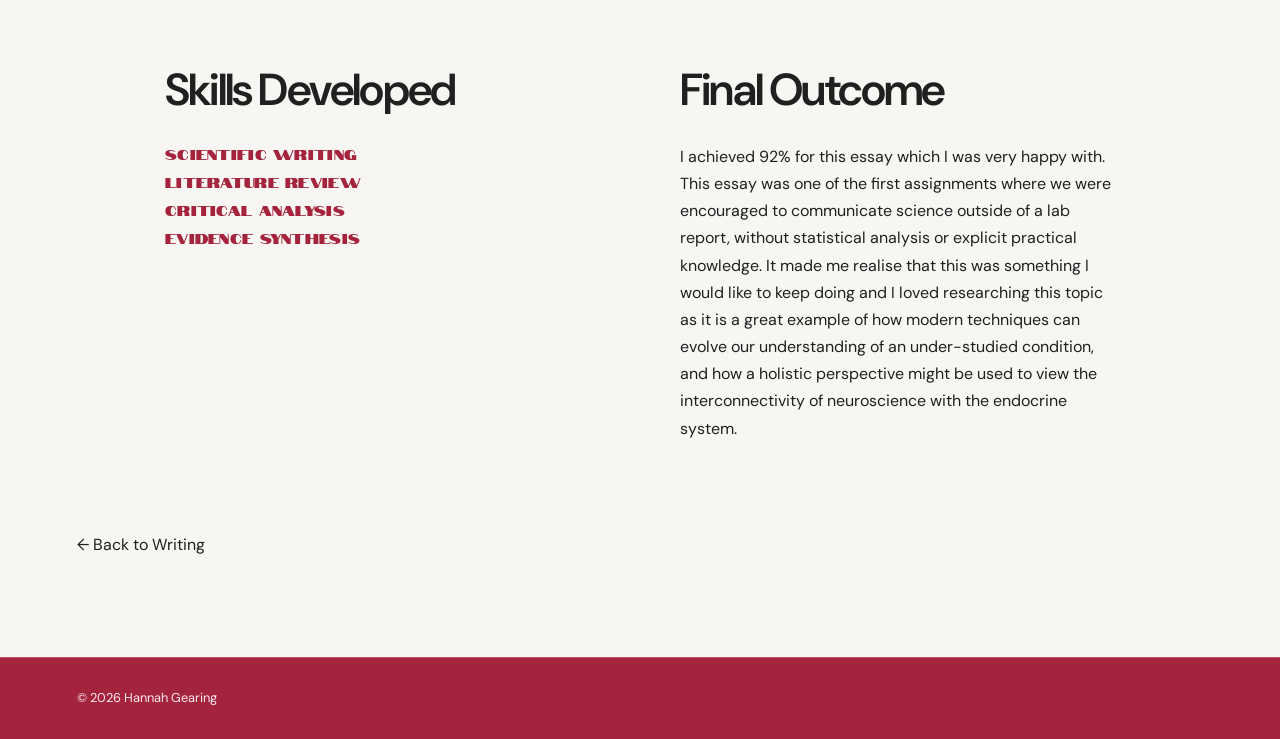
<file: did.html>
<!DOCTYPE html>
<html lang="en">

<head>
    <meta charset="UTF-8">
    <meta name="viewport" content="width=device-width, initial-scale=1.0">

    <!-- CHANGE THIS: PAGE TITLE -->

    <title>PROJECT TITLE | Hannah Gearing</title>

    <link rel="stylesheet" href="style.css">
</head>


<body>


    <!-- =========================
         NAVIGATION
         ========================= -->

    <header>

        <nav class="navbar">

            <a href="index.html" class="logo">HG</a>

            <div class="nav-links">

                <a href="about.html">About</a>

                <a href="projects.html">Projects</a>

                <a href="writing.html">Writing</a>

                <a href="contact.html">Contact</a>

            </div>

        </nav>

    </header>



    <!-- =========================
         PROJECT
         ========================= -->

    <main>

        <section class="section writing-project-page">


            <!-- =========================
                 PROJECT HEADER
                 ========================= -->

            <!-- CHANGE THIS -->

            <p class="section-label">
                ESSAY
            </p>


            <!-- CHANGE THIS -->

            <h1 class="writing-project-title">
                DISSOCIATIVE IDENTITY DISORDER
            </h1>


            <!-- CHANGE THIS -->

            <p class="writing-project-intro">
                This essay was part of my Science Communication module where we were given 3 topics within 
                hot neuroscience research areas to choose from. I decided to look into the current understanding of 
                Dissociative Identity Disorder (DID) and the new discoveries being made about the pathology of the 
                disease as more advanced imaging technology meant a more comprehensive look at underlying structural 
                changes in the brain. 
            </p>



            <!-- =========================
                 PROJECT CONTENT
                 ========================= -->


            <!-- CONTENT SECTION 1 -->

            <div class="writing-project-section">


                <div class="writing-project-image">

                    <!-- CHANGE IMAGE FILE -->

                    <img src="images/Research/DID/DID presentation.png"
                         alt="Description of project image">

                </div>


                <div class="writing-project-text">

                    <!-- CHANGE THIS -->

                    <p>
                        Not only was the essay meant to explain the pathology of the disease, but 
                        I had to show how the new research contrasted the previous hypothesis to how DID 
                        emerged in people. In addition to adapting the understanding of the condition, 
                        I had to illustrate how this changed the way clinicians might treat and diagnose
                        DID individuals.
                    </p>

                </div>


            </div>


            <div class="writing-project-section">


                <div class="writing-project-image">


                    <img src="images/Research/DID/DID aims.png"
                         alt="Description of project image">

                </div>


                <div class="writing-project-text">

                    <p>
                     The advanced imaging techniques were discussed as a way to improve current 
                     diagnostic strategies. Furthermore, I looked deeper into the hormonal aspects of the 
                     condition that seemed to be underrepresented within the literature when discussing the 
                     treatment options - an aspect I thought to be very pertinent as DID is more often coupled 
                     with traumatic events in childhood as well as PTSD - things that are known to 
                     shrink brain size and alter morphology. Finally, I also explained the pharmacological 
                     options that were available to treat the comorbidities, like depression, that are usually 
                     observed in DID patients. 
                    </p>

                </div>


            </div>

            <div class="writing-project-section">


                <div class="writing-project-image">

                    <img src="images/Research/DID/DID intro.png"
                         alt="Description of project image">

                </div>


                <div class="writing-project-text">



                    <p>
                       This was the intro for the essay, clearly explaining the background for the topic 
                       and the prevalence of DID in society. 
                    </p>


                </div>


            </div>



            <!-- =========================
                 SKILLS + FINAL OUTCOME
                 ========================= -->

            <div class="project-bottom">


                <!-- SKILLS DEVELOPED -->

                <div class="project-skills">

                    <h2>Skills Developed</h2>


                    <div class="skills-grid">


                        <!-- CHANGE SKILL -->

                        <div class="skill-box">
                            <p>Scientific Writing</p>
                        </div>


                        <!-- CHANGE SKILL -->

                        <div class="skill-box">
                            <p>Literature Review</p>
                        </div>


                        <!-- CHANGE SKILL -->

                        <div class="skill-box">
                            <p>Critical Analysis</p>
                        </div>


                        <!-- CHANGE SKILL -->

                        <div class="skill-box">
                            <p>Evidence Synthesis</p>
                        </div>


                    </div>

                </div>



                <!-- FINAL OUTCOME -->

                <div class="project-outcome">

                    <h2>Final Outcome</h2>

                    <p>
                        I achieved 92% for this essay which I was very happy with. This essay was one of the 
                        first assignments where we were encouraged to communicate science outside of a lab report, 
                        without statistical analysis or explicit practical knowledge. It made me realise that this was 
                        something I would like to keep doing and I loved researching this topic as it is a 
                        great example of how modern techniques can evolve our understanding of an under-studied condition,
                        and how a holistic perspective might be used to view the interconnectivity of neuroscience with 
                        the endocrine system. 
                    </p>

                </div>


            </div>



            <!-- =========================
                 BACK TO WRITING
                 ========================= -->

            <a href="writing.html"
               class="writing-project-back">

                ← Back to Writing

            </a>


        </section>

    </main>



    <!-- =========================
         FOOTER
         ========================= -->

    <footer>

        <p>© 2026 Hannah Gearing</p>

    </footer>



    <script src="cursor.js"></script>

</body>

</html>
</file>
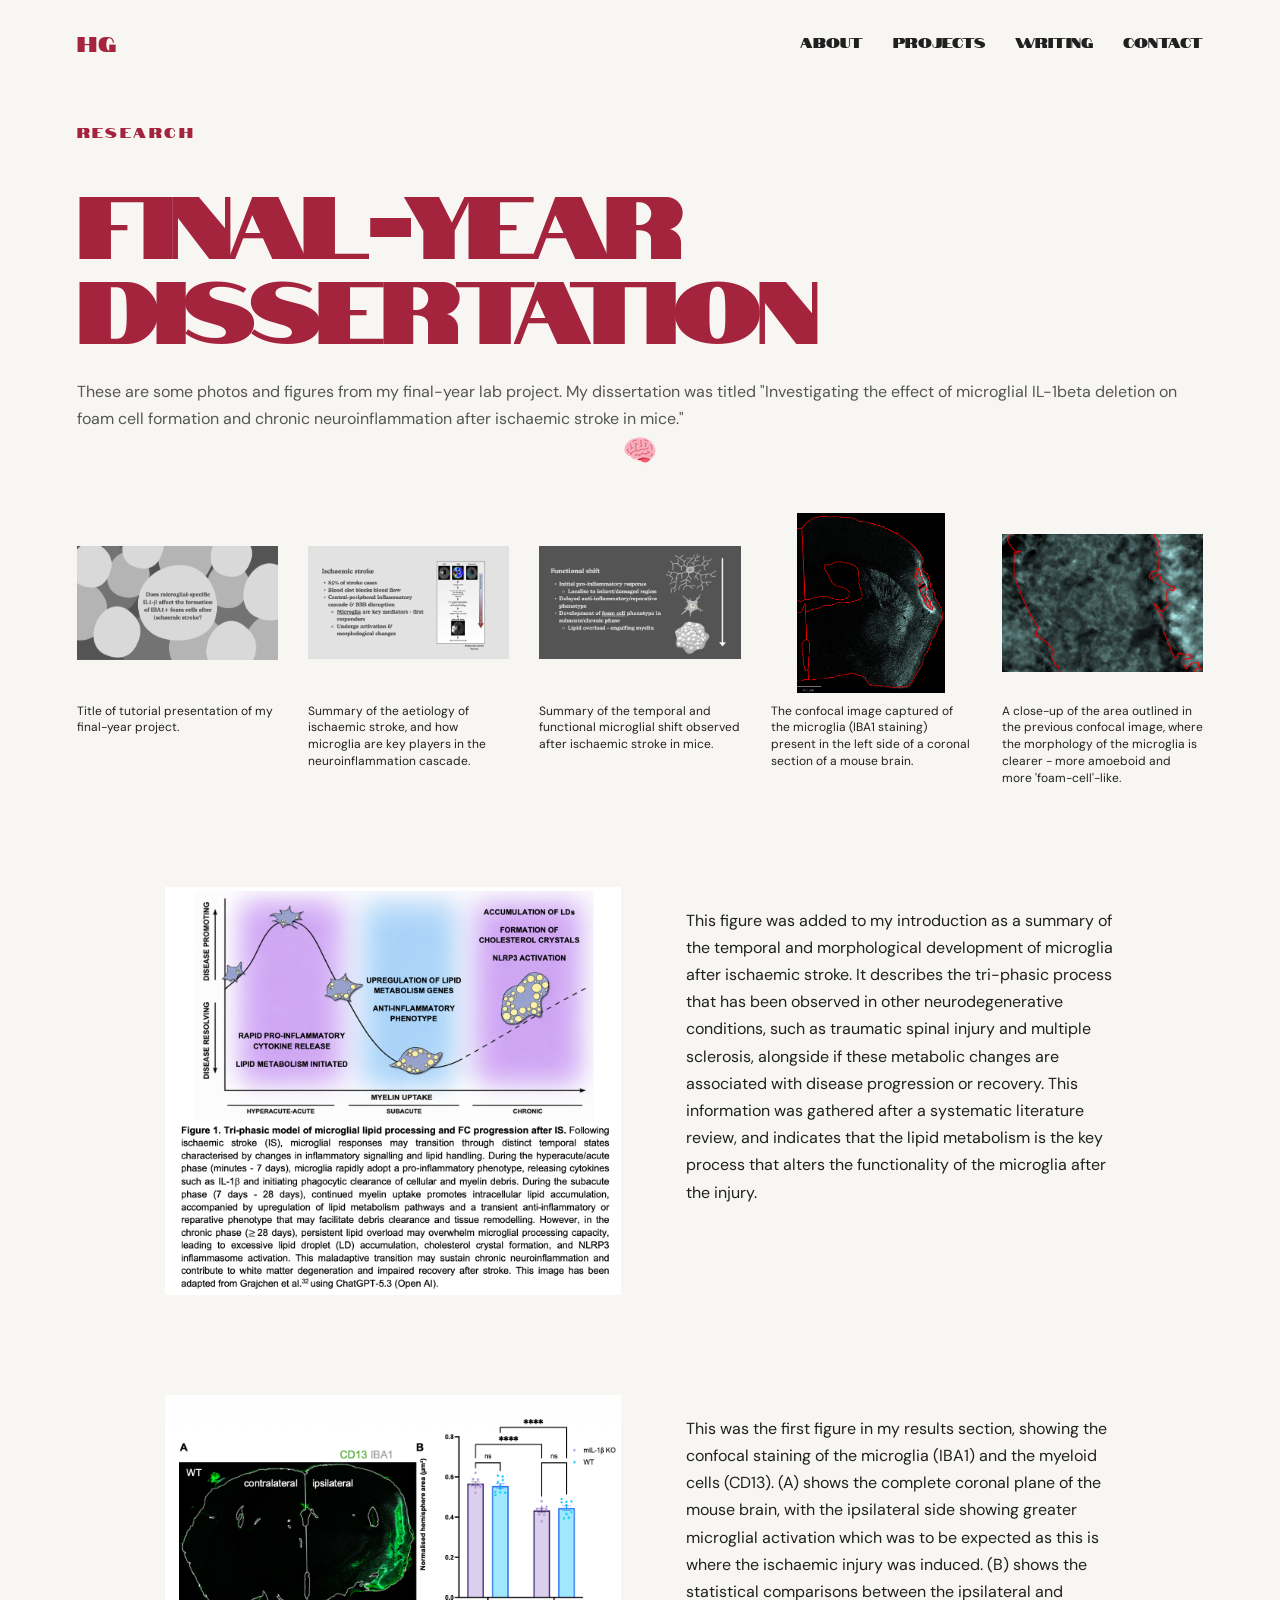
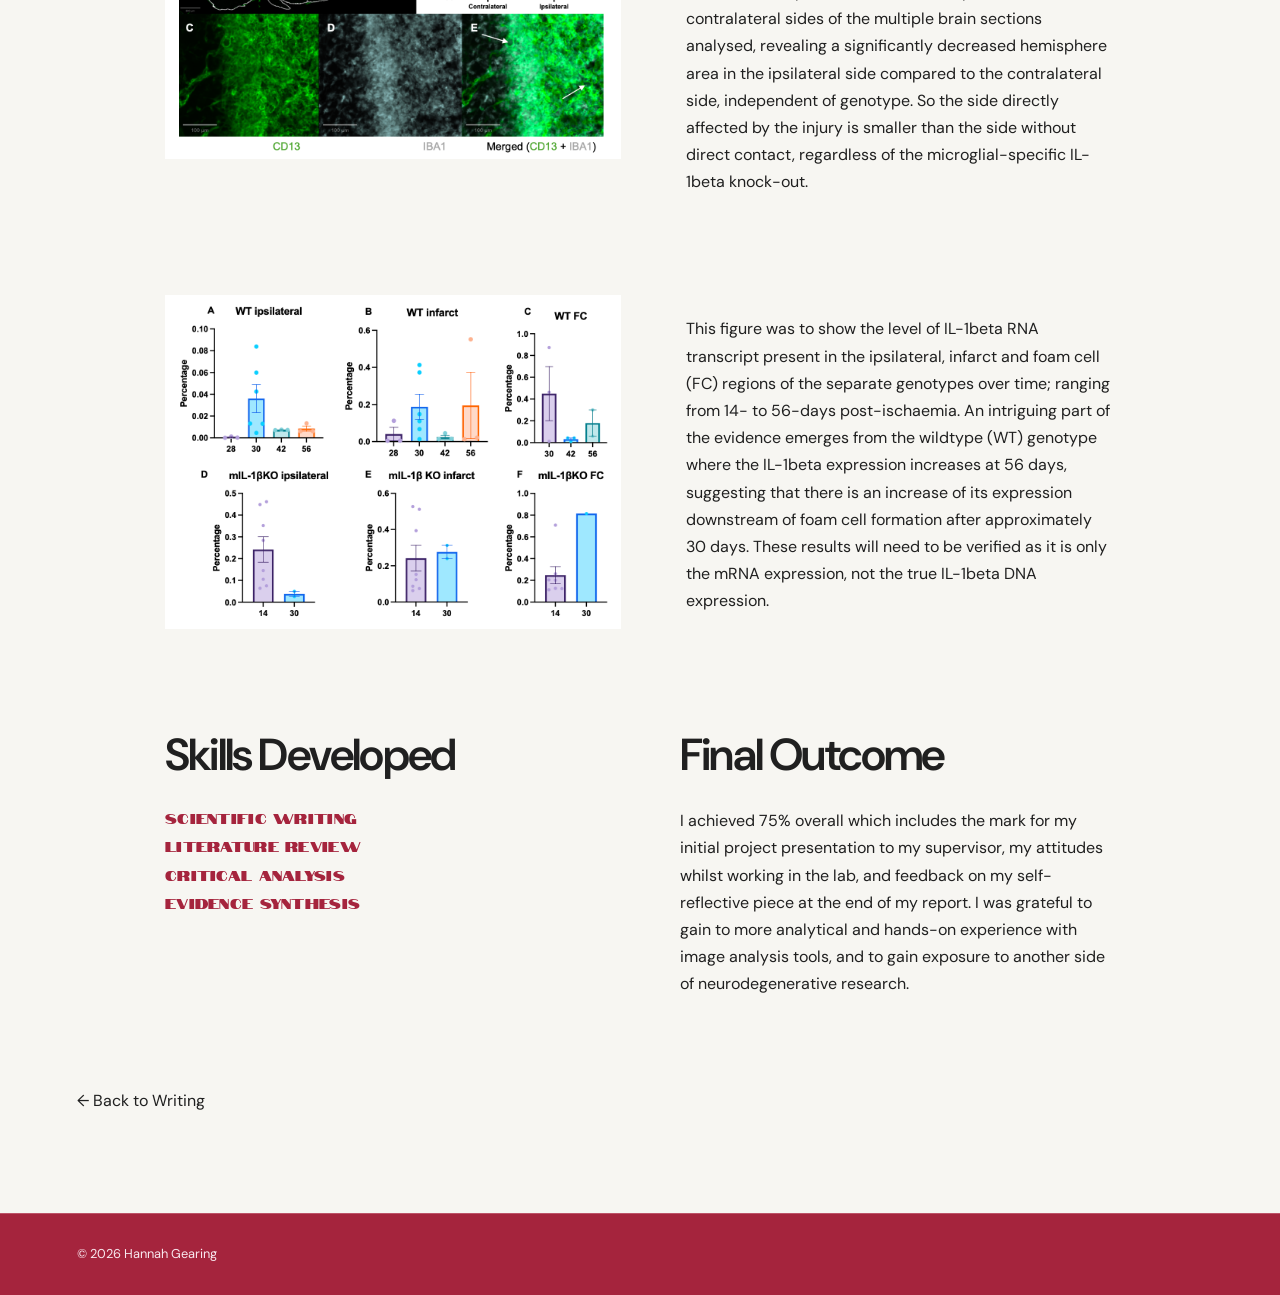
<file: dissertation.html>
<!DOCTYPE html>
<html lang="en">

<head>
    <meta charset="UTF-8">
    <meta name="viewport" content="width=device-width, initial-scale=1.0">

    <!-- CHANGE THIS: PAGE TITLE -->

    <title>PROJECT TITLE | Hannah Gearing</title>

    <link rel="stylesheet" href="style.css">
</head>


<body>


    <!-- =========================
         NAVIGATION
         ========================= -->

    <header>

        <nav class="navbar">

            <a href="index.html" class="logo">HG</a>

            <div class="nav-links">

                <a href="about.html">About</a>

                <a href="projects.html">Projects</a>

                <a href="writing.html">Writing</a>

                <a href="contact.html">Contact</a>

            </div>

        </nav>

    </header>



    <!-- =========================
         PROJECT
         ========================= -->

    <main>

        <section class="section writing-project-page">


            <p class="section-label">
                RESEARCH
            </p>

            <h1 class="writing-project-title">
                FINAL-YEAR DISSERTATION
            </h1>

            <p class="writing-project-intro">
                These are some photos and figures from my final-year lab project. My dissertation was titled
                "Investigating the effect of microglial IL-1beta deletion on foam cell formation and chronic 
                neuroinflammation after ischaemic stroke in mice." 
            </p>

<!-- =========================
     DISSERTATION IMAGE GALLERY
     ========================= -->

<div class="writing-gallery dissertation-gallery">

    <div class="writing-gallery-item">

        <img src="images/Research/Dissertation/diss pres title.png"
             alt="Description of dissertation image">

        <p>
            Title of tutorial presentation of my final-year project. 
        </p>

    </div>


    <div class="writing-gallery-item">

        <img src="images/Research/Dissertation/diss pres stroke.png"
             alt="Description of dissertation image">

        <p>
            Summary of the aetiology of ischaemic stroke, and how microglia are key players in the 
            neuroinflammation cascade. 
        </p>

    </div>


    <div class="writing-gallery-item">

        <img src="images/Research/Dissertation/diss pres shift.png"
             alt="Description of dissertation image">

        <p>
            Summary of the temporal and functional microglial shift observed after
            ischaemic stroke in mice. 
        </p>

    </div>


    <div class="writing-gallery-item">

        <img src="images/Research/Dissertation/qupath FC.png"
             alt="Description of dissertation image">

        <p>
            The confocal image captured of the microglia (IBA1 staining) present in the left side of 
            a coronal section of a mouse brain. 
        </p>

    </div>


    <div class="writing-gallery-item">

        <img src="images/Research/Dissertation/qupath FC close-up.png"
             alt="Description of dissertation image">

        <p>
            A close-up of the area outlined in the previous confocal image, where the morphology
            of the microglia is clearer - more amoeboid and more 'foam-cell'-like. 
        </p>

    </div>

</div>

            <!-- =========================
                 PROJECT CONTENT
                 ========================= -->


            <!-- CONTENT SECTION 1 -->

            <div class="writing-project-section">


                <div class="writing-project-image">

                    <!-- CHANGE IMAGE FILE -->

                    <img src="images/Research/Dissertation/FC progression summary.png"
                         alt="Description of project image">

                </div>


                <div class="writing-project-text">

                    <!-- CHANGE THIS -->

                    <p>
                        This figure was added to my introduction as a summary of the temporal and 
                        morphological development of microglia after ischaemic stroke. It describes the tri-phasic
                        process that has been observed in other neurodegenerative conditions, such as traumatic spinal 
                        injury and multiple sclerosis, alongside if these metabolic changes are associated with disease 
                        progression or recovery. This information was gathered after a systematic literature review, 
                        and indicates that the lipid metabolism is the key process that alters the functionality
                        of the microglia after the injury. 
                    </p>

                </div>


            </div>



            <!-- CONTENT SECTION 2 -->

            <div class="writing-project-section">


                <div class="writing-project-image">

                    <!-- CHANGE IMAGE FILE -->

                    <img src="images/Research/Dissertation/imagingquant.png"
                         alt="Description of project image">

                </div>


                <div class="writing-project-text">

                    <!-- CHANGE THIS -->

                    <p>
                        This was the first figure in my results section, showing the confocal staining of the microglia (IBA1)
                        and the myeloid cells (CD13). (A) shows the complete coronal plane of the mouse brain, with the ipsilateral
                        side showing greater microglial activation which was to be expected as this is where the ischaemic injury
                        was induced. (B) shows the statistical comparisons between the ipsilateral and contralateral sides of the 
                        multiple brain sections analysed, revealing a significantly decreased hemisphere area in the ipsilateral 
                        side compared to the contralateral side, independent of genotype. So the side directly affected by the injury 
                        is smaller than the side without direct contact, regardless of the microglial-specific IL-1beta knock-out. 
                    </p>


                </div>


            </div>

            <div class="writing-project-section">


                <div class="writing-project-image">

                    <!-- CHANGE IMAGE FILE -->

                    <img src="images/Research/Dissertation/quant analysis.png"
                         alt="Description of project image">

                </div>


                <div class="writing-project-text">

                    <!-- CHANGE THIS -->

                    <p>
                        This figure was to show the level of IL-1beta RNA transcript present in the ipsilateral, infarct
                        and foam cell (FC) regions of the separate genotypes over time; ranging from 14- to 56-days post-ischaemia. 
                        An intriguing part of the evidence emerges from the wildtype (WT) genotype where the IL-1beta expression
                        increases at 56 days, suggesting that there is an increase of its expression downstream of foam cell formation 
                        after approximately 30 days. These results will need to be verified as it is only the mRNA expression, not the 
                        true IL-1beta DNA expression. 
                    </p>


                </div>


            </div>



            <!-- =========================
                 SKILLS + FINAL OUTCOME
                 ========================= -->

            <div class="project-bottom">


                <!-- SKILLS DEVELOPED -->

                <div class="project-skills">

                    <h2>Skills Developed</h2>


                    <div class="skills-grid">


                        <!-- CHANGE SKILL -->

                        <div class="skill-box">
                            <p>Scientific Writing</p>
                        </div>


                        <!-- CHANGE SKILL -->

                        <div class="skill-box">
                            <p>Literature Review</p>
                        </div>


                        <!-- CHANGE SKILL -->

                        <div class="skill-box">
                            <p>Critical Analysis</p>
                        </div>


                        <!-- CHANGE SKILL -->

                        <div class="skill-box">
                            <p>Evidence Synthesis</p>
                        </div>


                    </div>

                </div>



                <!-- FINAL OUTCOME -->

                <div class="project-outcome">

                    <h2>Final Outcome</h2>

                    <!-- CHANGE THIS -->

                    <p>
                        I achieved 75% overall which includes the mark for my initial project presentation to my supervisor, 
                        my attitudes whilst working in the lab, and feedback on my self-reflective piece at the end of my report. 
                        I was grateful to gain to more analytical and hands-on experience with image analysis tools, and to gain 
                        exposure to another side of neurodegenerative research. 
                    </p>

                </div>


            </div>



            <!-- =========================
                 BACK TO WRITING
                 ========================= -->

            <a href="writing.html"
               class="writing-project-back">

                ← Back to Writing

            </a>


        </section>

    </main>



    <!-- =========================
         FOOTER
         ========================= -->

    <footer>

        <p>© 2026 Hannah Gearing</p>

    </footer>



    <script src="cursor.js"></script>

</body>

</html>
</file>
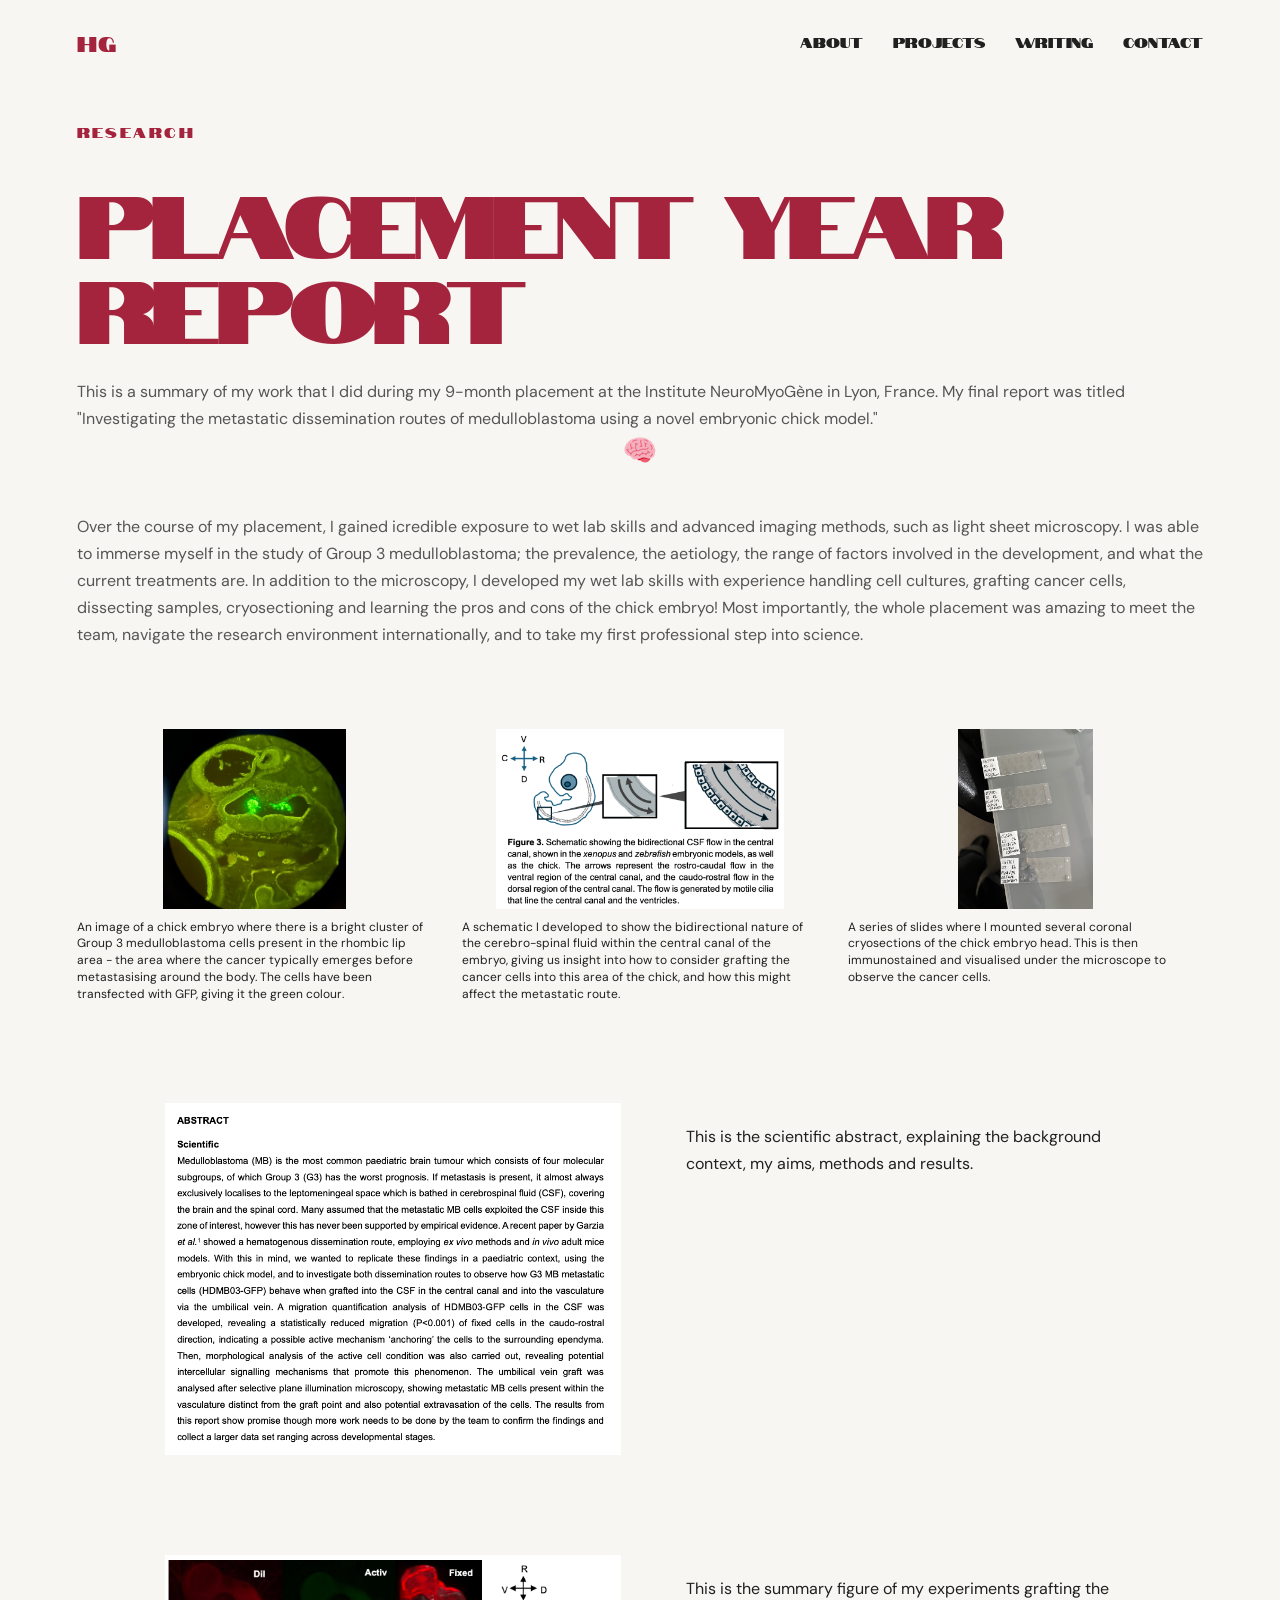
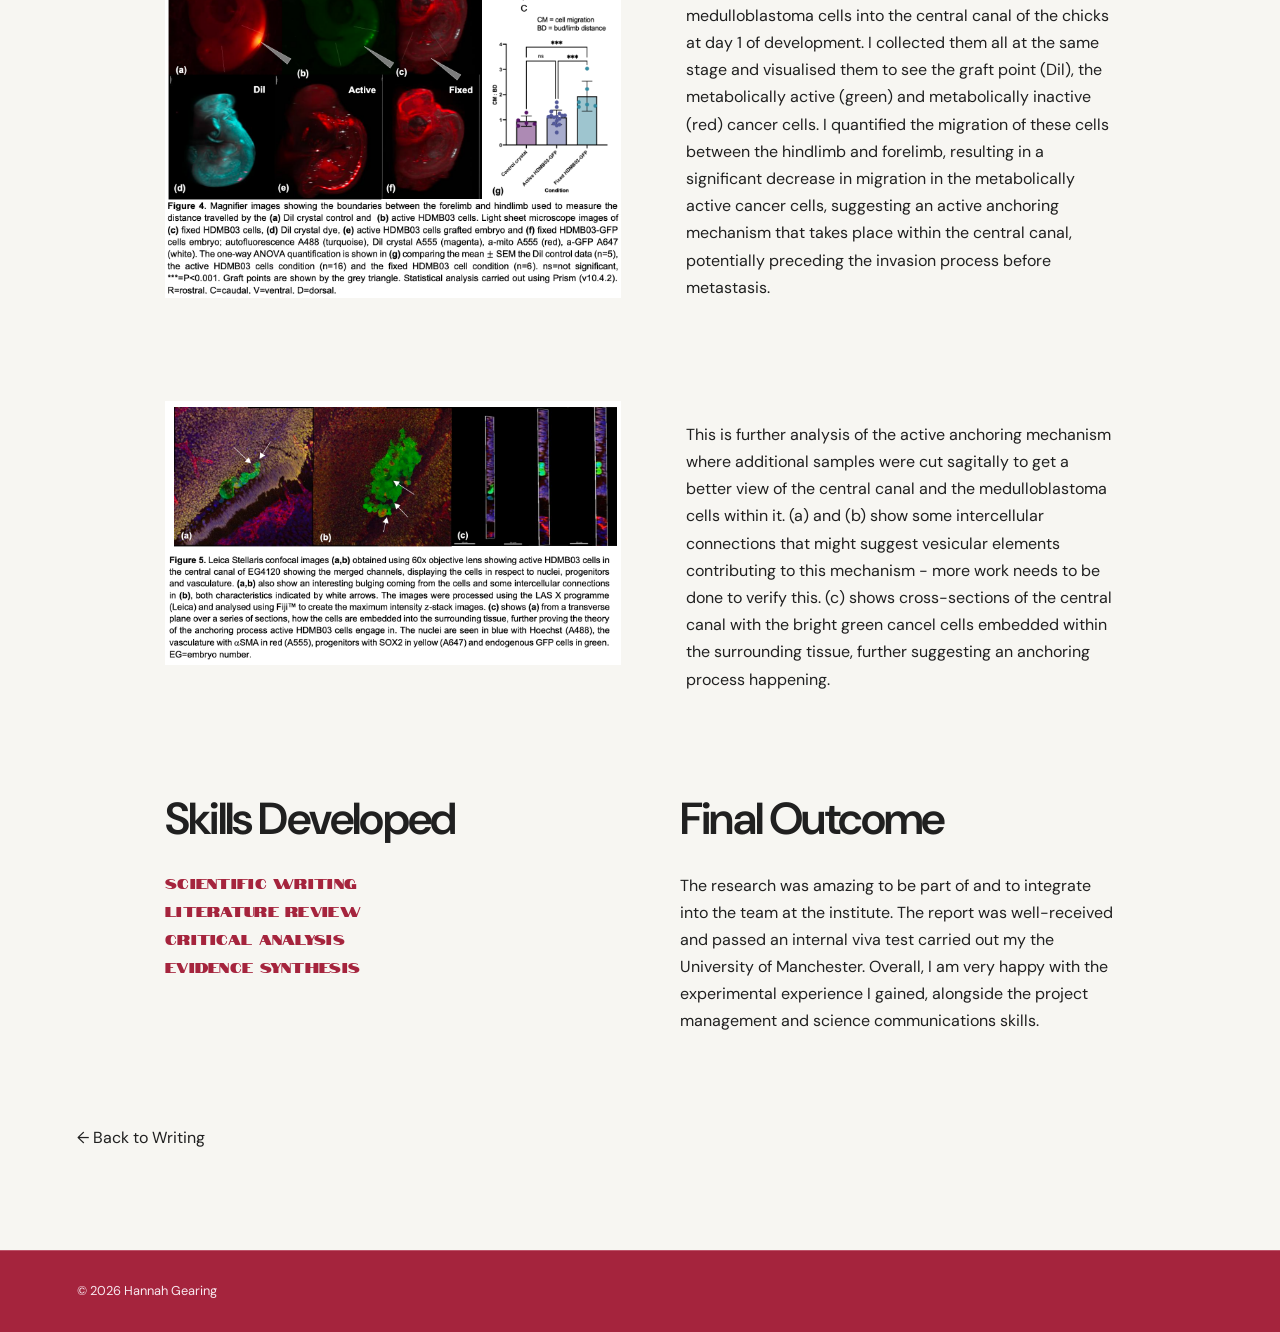
<file: placement.html>
<!DOCTYPE html>
<html lang="en">

<head>
    <meta charset="UTF-8">
    <meta name="viewport" content="width=device-width, initial-scale=1.0">

    <!-- CHANGE THIS: PAGE TITLE -->

    <title>PROJECT TITLE | Hannah Gearing</title>

    <link rel="stylesheet" href="style.css">
</head>


<body>


    <!-- =========================
         NAVIGATION
         ========================= -->

    <header>

        <nav class="navbar">

            <a href="index.html" class="logo">HG</a>

            <div class="nav-links">

                <a href="about.html">About</a>

                <a href="projects.html">Projects</a>

                <a href="writing.html">Writing</a>

                <a href="contact.html">Contact</a>

            </div>

        </nav>

    </header>



    <!-- =========================
         PROJECT
         ========================= -->

    <main>

        <section class="section writing-project-page">


            <!-- =========================
                 PROJECT HEADER
                 ========================= -->

            <!-- CHANGE THIS -->

            <p class="section-label">
                RESEARCH
            </p>


            <!-- CHANGE THIS -->

            <h1 class="writing-project-title">
                PLACEMENT YEAR REPORT
            </h1>


            <!-- CHANGE THIS -->

            <p class="writing-project-intro">
                This is a summary of my work that I did during my 9-month placement at the 
                Institute NeuroMyoGène in Lyon, France. My final report was titled
                "Investigating the metastatic dissemination routes of medulloblastoma using a novel embryonic chick model."
            </p>

<p class="writing-project-intro">
    Over the course of my placement, I gained icredible exposure to wet lab skills and advanced imaging methods, 
    such as light sheet microscopy. I was able to immerse myself in the study of Group 3 medulloblastoma; the prevalence, 
    the aetiology, the range of factors involved in the development, and what the current treatments are. In addition to the
    microscopy, I developed my wet lab skills with experience handling cell cultures, grafting cancer cells, dissecting samples, 
    cryosectioning and learning the pros and cons of the chick embryo! Most importantly, the whole placement was amazing to 
    meet the team, navigate the research environment internationally, and to take my first professional step into science. 
</p>


<!-- =========================
     PLACEMENT IMAGE GALLERY
     ========================= -->

<div class="writing-gallery placement-gallery">

    <div class="writing-gallery-item">

        <img src="images/Research/Placement/HDMB03 magnifier.jpg"
             alt="Description of placement image">

        <p>
            An image of a chick embryo where there is a bright cluster of Group 3 medulloblastoma cells 
            present in the rhombic lip area - the area where the cancer typically emerges before metastasising 
            around the body. The cells have been transfected with GFP, giving it the green colour. 
        </p>

    </div>


    <div class="writing-gallery-item">

        <img src="images/Research/Placement/CSF flow schematic.png"
             alt="Description of placement image">

        <p>
            A schematic I developed to show the bidirectional nature of the cerebro-spinal fluid 
            within the central canal of the embryo, giving us insight into how to consider 
            grafting the cancer cells into this area of the chick, and how this might affect
            the metastatic route. 
        </p>

    </div>


    <div class="writing-gallery-item">

        <img src="images/Research/Placement/cryosections.jpg"
             alt="Description of placement image">

        <p>
            A series of slides where I mounted several coronal cryosections of the chick embryo head. 
            This is then immunostained and visualised under the microscope to observe the cancer cells.
        </p>

    </div>

</div>

            <!-- =========================
                 PROJECT CONTENT
                 ========================= -->


            <!-- CONTENT SECTION 1 -->

            <div class="writing-project-section">


                <div class="writing-project-image">

                    <!-- CHANGE IMAGE FILE -->

                    <img src="images/Research/Placement/placement abstract.png"
                         alt="Description of project image">

                </div>


                <div class="writing-project-text">

                    <!-- CHANGE THIS -->

                    <p>
                        This is the scientific abstract, explaining the background context, 
                        my aims, methods and results. 
                    </p>


                </div>


            </div>



            <!-- CONTENT SECTION 2 -->

            <div class="writing-project-section">


                <div class="writing-project-image">

                    <!-- CHANGE IMAGE FILE -->

                    <img src="images/Research/Placement/anchoring summary.png"
                         alt="Description of project image">

                </div>


                <div class="writing-project-text">

                    <!-- CHANGE THIS -->

                    <p>
                        This is the summary figure of my experiments grafting the medulloblastoma 
                        cells into the central canal of the chicks at day 1 of development. 
                        I collected them all at the same stage and visualised them to see the 
                        graft point (Dil), the metabolically active (green) and metabolically
                        inactive (red) cancer cells. I quantified the migration of these cells between the hindlimb 
                        and forelimb, resulting in a significant decrease in migration in the metabolically
                        active cancer cells, suggesting an active anchoring mechanism that takes place
                        within the central canal, potentially preceding the invasion process before metastasis.  
                    </p>

                </div>


            </div>


            <div class="writing-project-section">


                <div class="writing-project-image">

                    <!-- CHANGE IMAGE FILE -->

                    <img src="images/Research/Placement/confocal images.png"
                         alt="Description of project image">

                </div>


                <div class="writing-project-text">

                    <p>
                        This is further analysis of the active anchoring mechanism where additional 
                        samples were cut sagitally to get a better view of the central canal and the 
                        medulloblastoma cells within it. (a) and (b) show some intercellular connections 
                        that might suggest vesicular elements contributing to this mechanism - more 
                        work needs to be done to verify this. (c) shows cross-sections of the central canal
                        with the bright green cancel cells embedded within the surrounding tissue, 
                        further suggesting an anchoring process happening. 
                    </p>

                </div>


            </div>



            <!-- =========================
                 SKILLS + FINAL OUTCOME
                 ========================= -->

            <div class="project-bottom">


                <!-- SKILLS DEVELOPED -->

                <div class="project-skills">

                    <h2>Skills Developed</h2>


                    <div class="skills-grid">


                        <!-- CHANGE SKILL -->

                        <div class="skill-box">
                            <p>Scientific Writing</p>
                        </div>


                        <!-- CHANGE SKILL -->

                        <div class="skill-box">
                            <p>Literature Review</p>
                        </div>


                        <!-- CHANGE SKILL -->

                        <div class="skill-box">
                            <p>Critical Analysis</p>
                        </div>


                        <!-- CHANGE SKILL -->

                        <div class="skill-box">
                            <p>Evidence Synthesis</p>
                        </div>


                    </div>

                </div>



                <!-- FINAL OUTCOME -->

                <div class="project-outcome">

                    <h2>Final Outcome</h2>

        
                    <p>
                        The research was amazing to be part of and to integrate 
                        into the team at the institute. The report was well-received and passed
                        an internal viva test carried out my the University of Manchester. Overall,
                        I am very happy with the experimental experience I gained, alongside the 
                        project management and science communications skills. 
                    </p>

                </div>


            </div>



            <!-- =========================
                 BACK TO WRITING
                 ========================= -->

            <a href="writing.html"
               class="writing-project-back">

                ← Back to Writing

            </a>


        </section>

    </main>



    <!-- =========================
         FOOTER
         ========================= -->

    <footer>

        <p>© 2026 Hannah Gearing</p>

    </footer>



    <script src="cursor.js"></script>

</body>

</html>
</file>
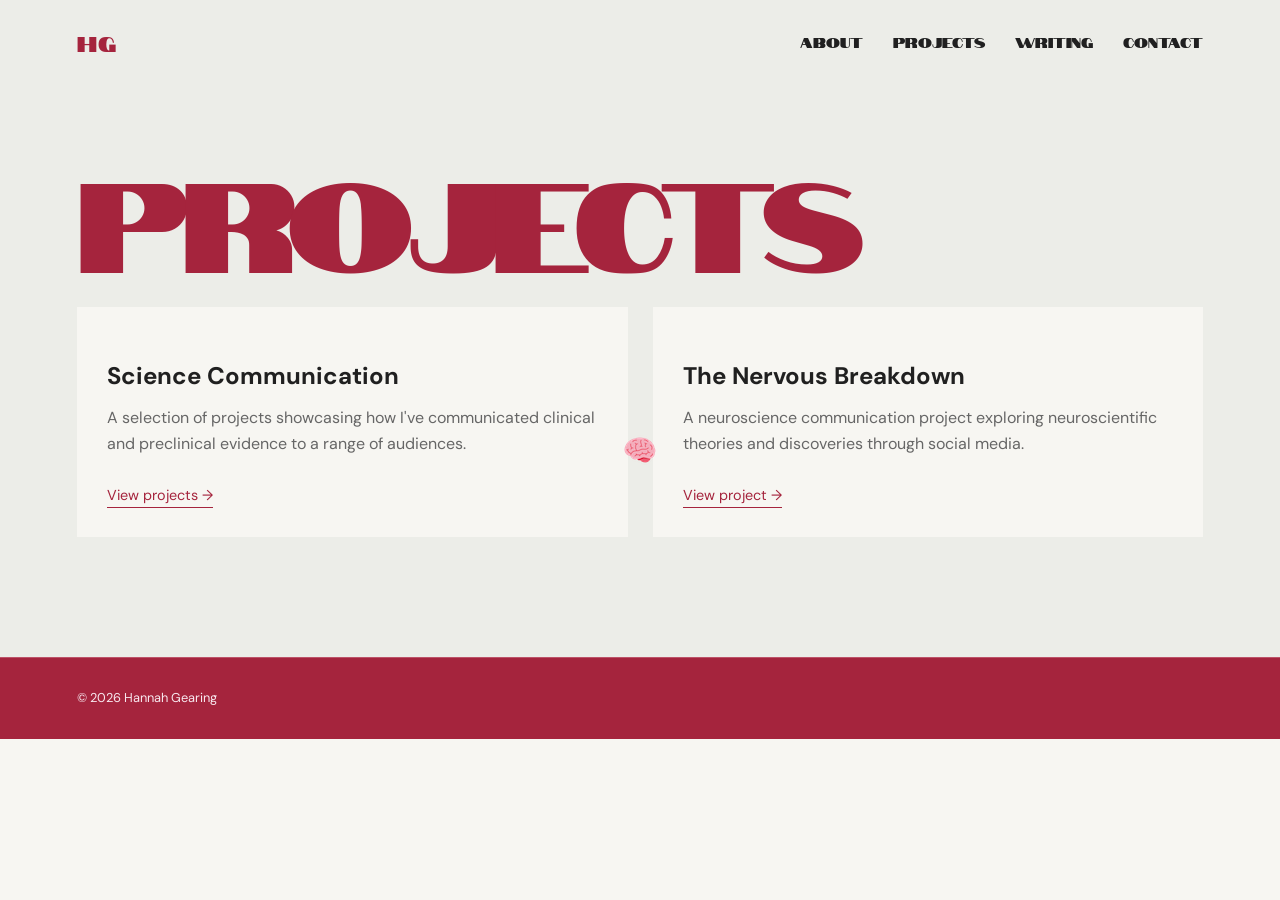
<file: projects.html>
<!DOCTYPE html>
<html lang="en">

<head>
    <meta charset="UTF-8">
    <meta name="viewport" content="width=device-width, initial-scale=1.0">

    <title>Projects | Hannah Gearing</title>

    <link rel="stylesheet" href="style.css">
</head>

<body>

    <header>
        <nav class="navbar">

            <a href="index.html" class="logo">HG</a>

            <div class="nav-links">
                <a href="about.html">About</a>
                <a href="projects.html">Projects</a>
                <a href="writing.html">Writing</a>
                <a href="contact.html">Contact</a>
            </div>

        </nav>
    </header>


    <main>

   <main>

    <section class="section projects-section">

        <p class="section-label"></p>

        <h1>Projects</h1>

        <div class="projects-grid">

            <a href="sciencecomms.html" class="project-card project-category-card">

                <div class="project-content">

                    <p class="project-type">
                        
                    </p>

                    <h3>Science Communication</h3>

                    <p>
                        A selection of projects showcasing how I've communicated
                        clinical and preclinical evidence to a range of audiences. 
                    </p>

                    <span class="project-link">
                        View projects →
                    </span>

                </div>

            </a>


            <a href="thenervousbreakdown.html" class="project-card project-category-card">

                <div class="project-content">

                    <p class="project-type">
                        
                    </p>

                    <h3>The Nervous Breakdown</h3>

                    <p>
                        A neuroscience communication project exploring
                        neuroscientific theories and discoveries through
                        social media.
                    </p>

                    <span class="project-link">
                        View project →
                    </span>

                </div>

            </a>

        </div>

    </section>

</main>
    <footer>
        <p>© 2026 Hannah Gearing</p>
    </footer>
<script src="cursor.js"></script>
</body>

</html>
</file>
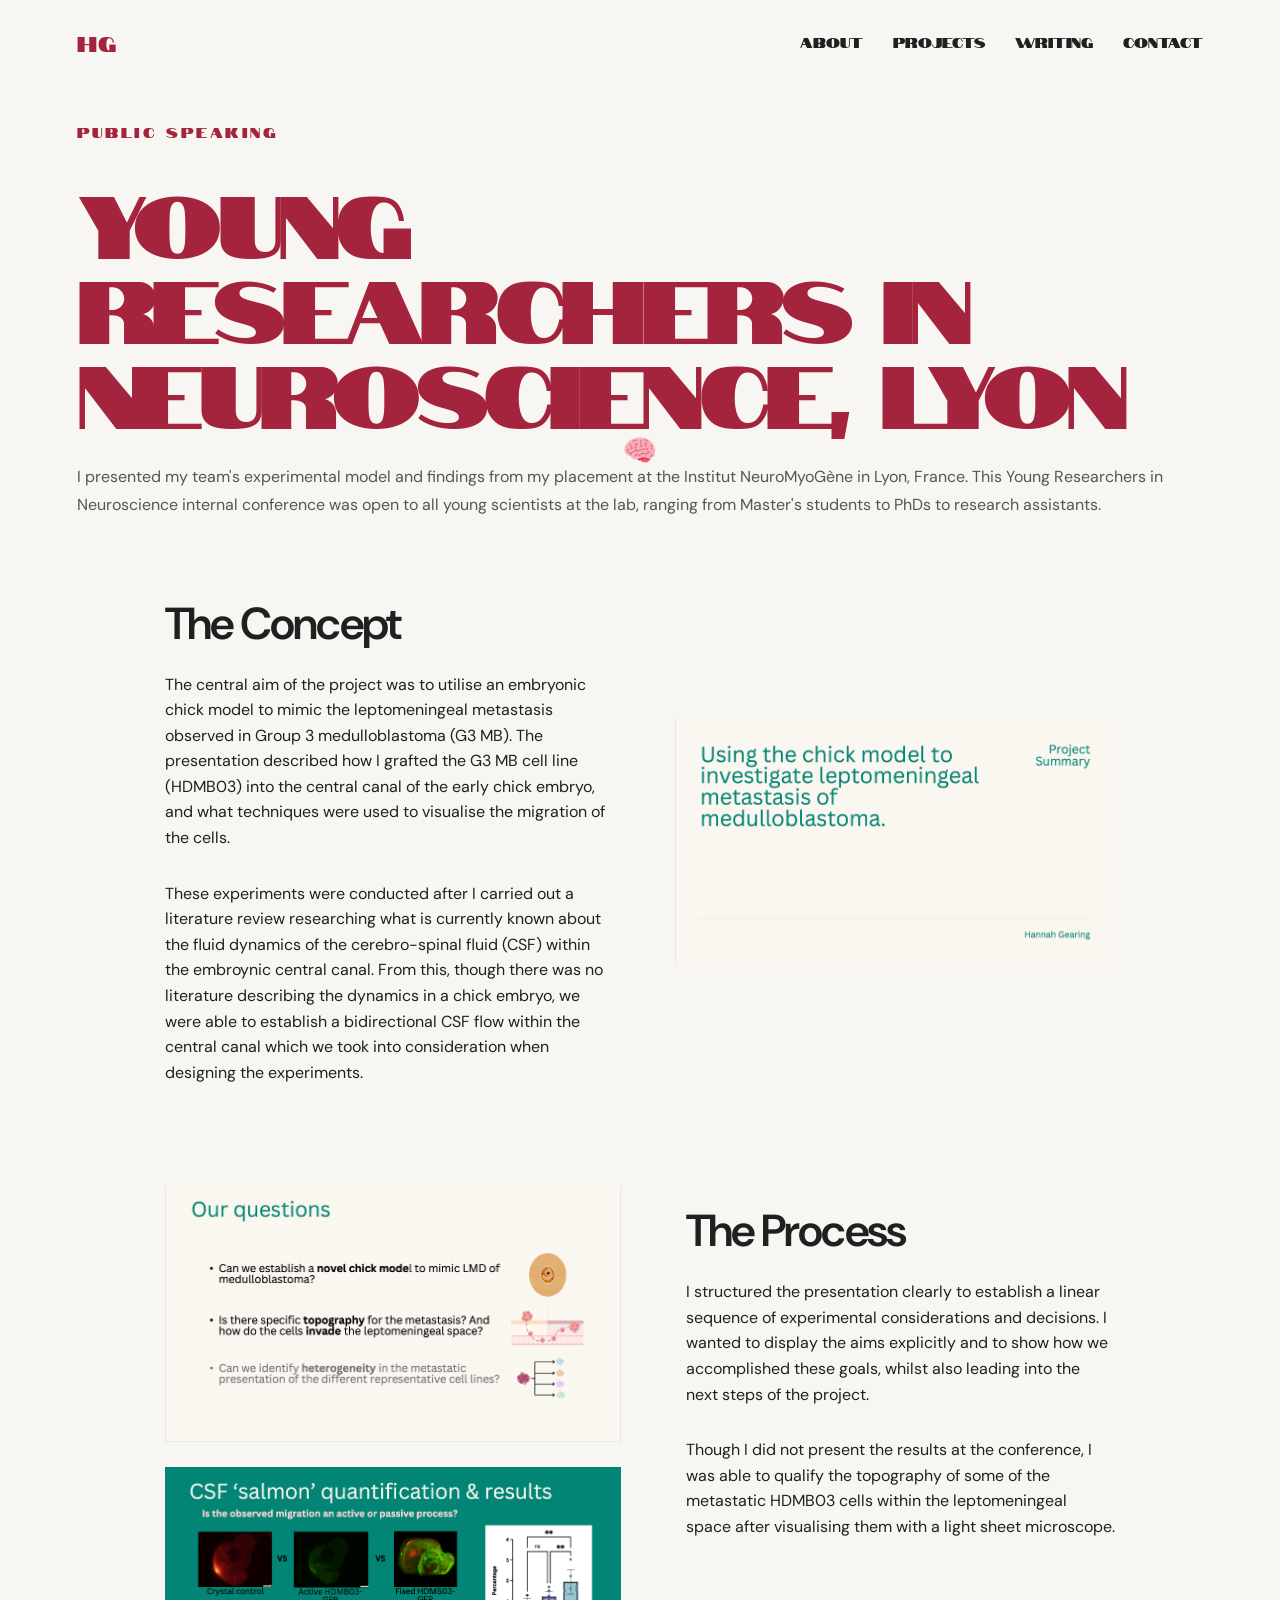
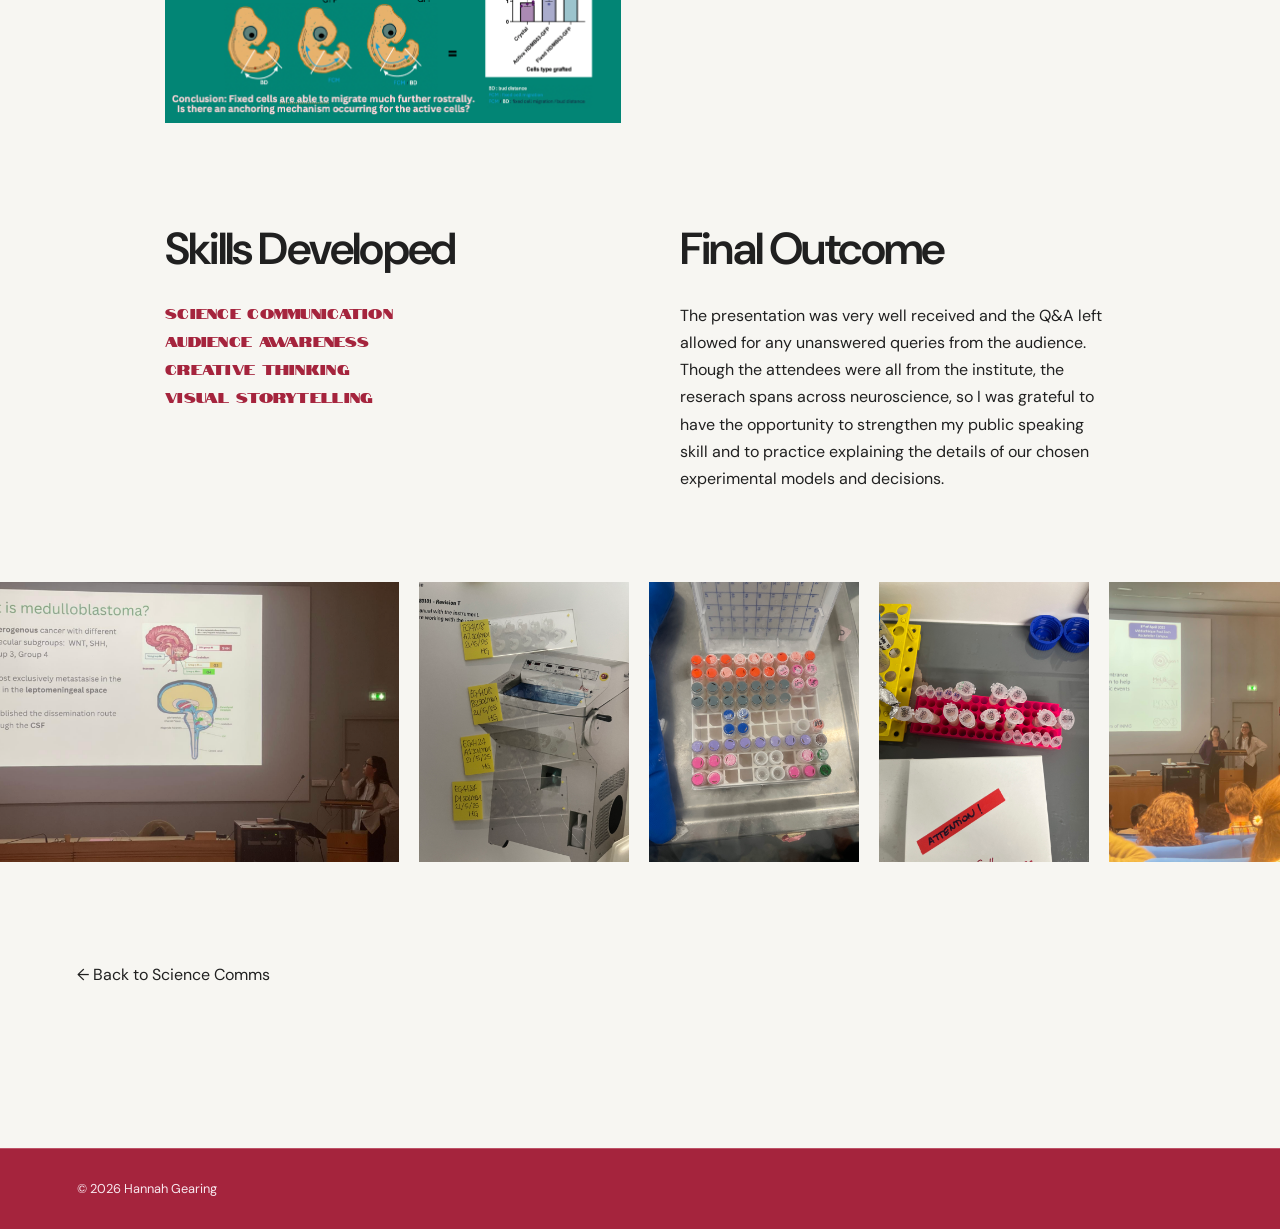
<file: public-speaking.html>
<!DOCTYPE html>
<html lang="en">

<head>

    <meta charset="UTF-8">
    <meta name="viewport" content="width=device-width, initial-scale=1.0">

    <!-- CHANGE PROJECT TITLE -->
    <title>PROJECT TITLE | Hannah Gearing</title>

    <link rel="stylesheet" href="style.css">

</head>


<body>


    <!-- =========================
         NAVIGATION
         ========================= -->

    <header>

        <nav class="navbar">

            <a href="index.html" class="logo">HG</a>

            <div class="nav-links">

                <a href="about.html">About</a>
                <a href="projects.html">Projects</a>
                <a href="writing.html">Writing</a>
                <a href="contact.html">Contact</a>

            </div>

        </nav>

    </header>


    <!-- =========================
         PROJECT PAGE
         ========================= -->

    <main>

        <section class="section science-project-page">


            <!-- =========================
                 PROJECT HEADER
                 ========================= -->

            <!-- CHANGE -->

            <p class="section-label">
                PUBLIC SPEAKING
            </p>


            <!-- CHANGE -->

            <h1 class="science-project-title">
                YOUNG RESEARCHERS IN NEUROSCIENCE, LYON
            </h1>


            <!-- CHANGE -->

            <p class="science-project-intro">
               I presented my team's experimental model and findings from my placement at the 
               Institut NeuroMyoGène in Lyon, France. This Young Researchers in Neuroscience internal conference 
               was open to all young scientists at the lab, ranging from Master's students to PhDs to research assistants. 
            </p>



            <!-- =========================
                 THE CONCEPT
                 ========================= -->

            <div class="project-concept">


                <!-- TEXT -->

                <div class="project-concept-text">

                    <h2>The Concept</h2>


                    <!-- CHANGE -->

                    <p>
                        The central aim of the project was to utilise an embryonic chick model
                        to mimic the leptomeningeal metastasis observed in Group 3 medulloblastoma (G3 MB).
                        The presentation described how I grafted the G3 MB cell line (HDMB03) into the central canal 
                        of the early chick embryo, and what techniques were used to visualise the migration of the cells. 
                    
                    </p>


                    <!-- OPTIONAL -->

                    <p>
                        These experiments were conducted after I carried out a literature review 
                        researching what is currently known about the fluid dynamics of the cerebro-spinal 
                        fluid (CSF) within the embroynic central canal. From this, though there was no literature 
                        describing the dynamics in a chick embryo, we were able to establish a bidirectional 
                        CSF flow within the central canal which we took into consideration when designing the 
                        experiments.
                    </p>

                </div>


                <!-- TITLE SLIDE -->

                <div class="project-concept-image">

                    <!-- CHANGE IMAGE -->

                    <img
                        src="images/SciComms/YRIN/team pres title.png"
                        alt="Title slide from the project presentation"
                    >

                </div>

            </div>



            <!-- =========================
                 THE PROCESS
                 ========================= -->

            <div class="project-process">


                <!-- PRESENTATION SLIDES -->

                <div class="project-process-slides">


                    <!-- CHANGE IMAGE -->

                    <img
                        src="images/SciComms/YRIN/team pres questions.png"
                        alt="Project presentation slide"
                    >


                    <!-- CHANGE IMAGE -->

                    <img
                        src="images/SciComms/YRIN/team pres CSF summary.png"
                        alt="Project presentation slide"
                    >


                </div>


                <!-- PROCESS TEXT -->

                <div class="project-process-text">

                    <h2>The Process</h2>


                    <!-- CHANGE -->

                    <p>
                        I structured the presentation clearly to establish a linear sequence of experimental 
                        considerations and decisions. I wanted to display the aims explicitly and to show how we accomplished
                        these goals, whilst also leading into the next steps of the project. 
                    </p>


                    <!-- OPTIONAL -->

                    <p>
                       Though I did not present the results at the conference,
                       I was able to qualify the topography of some of the metastatic HDMB03 cells within the leptomeningeal 
                       space after visualising them with a light sheet microscope. 
                    </p>

                </div>

            </div>



            <!-- =========================
                 SKILLS + FINAL OUTCOME
                 ========================= -->

            <div class="project-bottom">


                <!-- SKILLS -->

                <div class="project-skills">

                    <h2>Skills Developed</h2>


                    <div class="skills-grid">


                        <!-- CHANGE -->

                        <div class="skill-box">
                            <p>Science Communication</p>
                        </div>


                        <!-- CHANGE -->

                        <div class="skill-box">
                            <p>Audience Awareness</p>
                        </div>


                        <!-- CHANGE -->

                        <div class="skill-box">
                            <p>Creative Thinking</p>
                        </div>


                        <!-- CHANGE -->

                        <div class="skill-box">
                            <p>Visual Storytelling</p>
                        </div>


                    </div>

                </div>



                <!-- FINAL OUTCOME -->

                <div class="project-outcome">

                    <h2>Final Outcome</h2>


                    <!-- CHANGE -->

                    <p>
                        The presentation was very well received and the Q&A left allowed for any unanswered queries
                        from the audience. Though the attendees were all from the institute, the reserach spans across 
                        neuroscience, so I was grateful to have the opportunity to strengthen my public speaking skill 
                        and to practice explaining the details of our chosen experimental models and decisions. 
                    </p>

                </div>

            </div>


           <!-- =========================
     MOVING PHOTO BELT
     ========================= -->

<div class="science-project-photo-belt">

    <div class="photo-belt-track">


        <!-- PHOTO 1 -->
        <img
            src="images/SciComms/YRIN/YRIN pres snap.png"
            alt="Project photo"
        >


        <!-- PHOTO 2 -->
        <img
            src="images/about/about2.jpeg"
            alt="Project photo"
        >


        <!-- PHOTO 3 -->
        <img
            src="images/about/about6.jpeg"
            alt="Project photo"
        >


        <!-- PHOTO 4 -->
        <img
            src="images/about/about7.jpeg"
            alt="Project photo"
        >


        <!-- PHOTO 5 -->
        <img
            src="images/about/about14.jpeg"
            alt="Project photo"
        >


        <!-- PHOTO 6 -->
        <img
            src="images/Research/Placement/HDMB03 magnifier.jpg"
            alt="Project photo"
        >


        <!-- PHOTO 7 -->
        <img
            src="images/Research/Placement/cryosections.jpg"
            alt="Project photo"
        >


        <!-- PHOTO 8 -->
        <img
            src="images/Research/Placement/UCBL.png"
            alt="Project photo"
        >


        <!-- PHOTO 9 -->
        <img
            src="images/Research/Placement/NeuroMyoGene.jpg"
            alt="Project photo"
        >


        <!-- PHOTO 10 -->
        <img
            src="images/Research/Placement/lab.jpg"
            alt="Project photo"
        >


    

          <!-- PHOTO 1 -->
        <img
            src="images/SciComms/YRIN/YRIN pres snap.png"
            alt="Project photo"
        >


        <!-- PHOTO 2 -->
        <img
            src="images/about/about2.jpeg"
            alt="Project photo"
        >


        <!-- PHOTO 3 -->
        <img
            src="images/about/about6.jpeg"
            alt="Project photo"
        >


        <!-- PHOTO 4 -->
        <img
            src="images/about/about7.jpeg"
            alt="Project photo"
        >


        <!-- PHOTO 5 -->
        <img
            src="images/about/about14.jpeg"
            alt="Project photo"
        >


        <!-- PHOTO 6 -->
        <img
            src="images/Research/Placement/HDMB03 magnifier.jpg"
            alt="Project photo"
        >


        <!-- PHOTO 7 -->
        <img
            src="images/Research/Placement/cryosections.jpg"
            alt="Project photo"
        >


        <!-- PHOTO 8 -->
        <img
            src="images/Research/Placement/UCBL.png"
            alt="Project photo"
        >


        <!-- PHOTO 9 -->
        <img
            src="images/Research/Placement/NeuroMyoGene.jpg"
            alt="Project photo"
        >


        <!-- PHOTO 10 -->
        <img
            src="images/Research/Placement/lab.jpg"
            alt="Project photo"
        >


    </div>

</div>


            <!-- =========================
                 BACK LINK
                 ========================= -->

            <a
                href="sciencecomms.html"
                class="science-project-back"
            >
                ← Back to Science Comms
            </a>


        </section>

    </main>


    <!-- =========================
         FOOTER
         ========================= -->

    <footer>

        <p>© 2026 Hannah Gearing</p>

    </footer>


    <script src="cursor.js"></script>

</body>

</html>
</file>
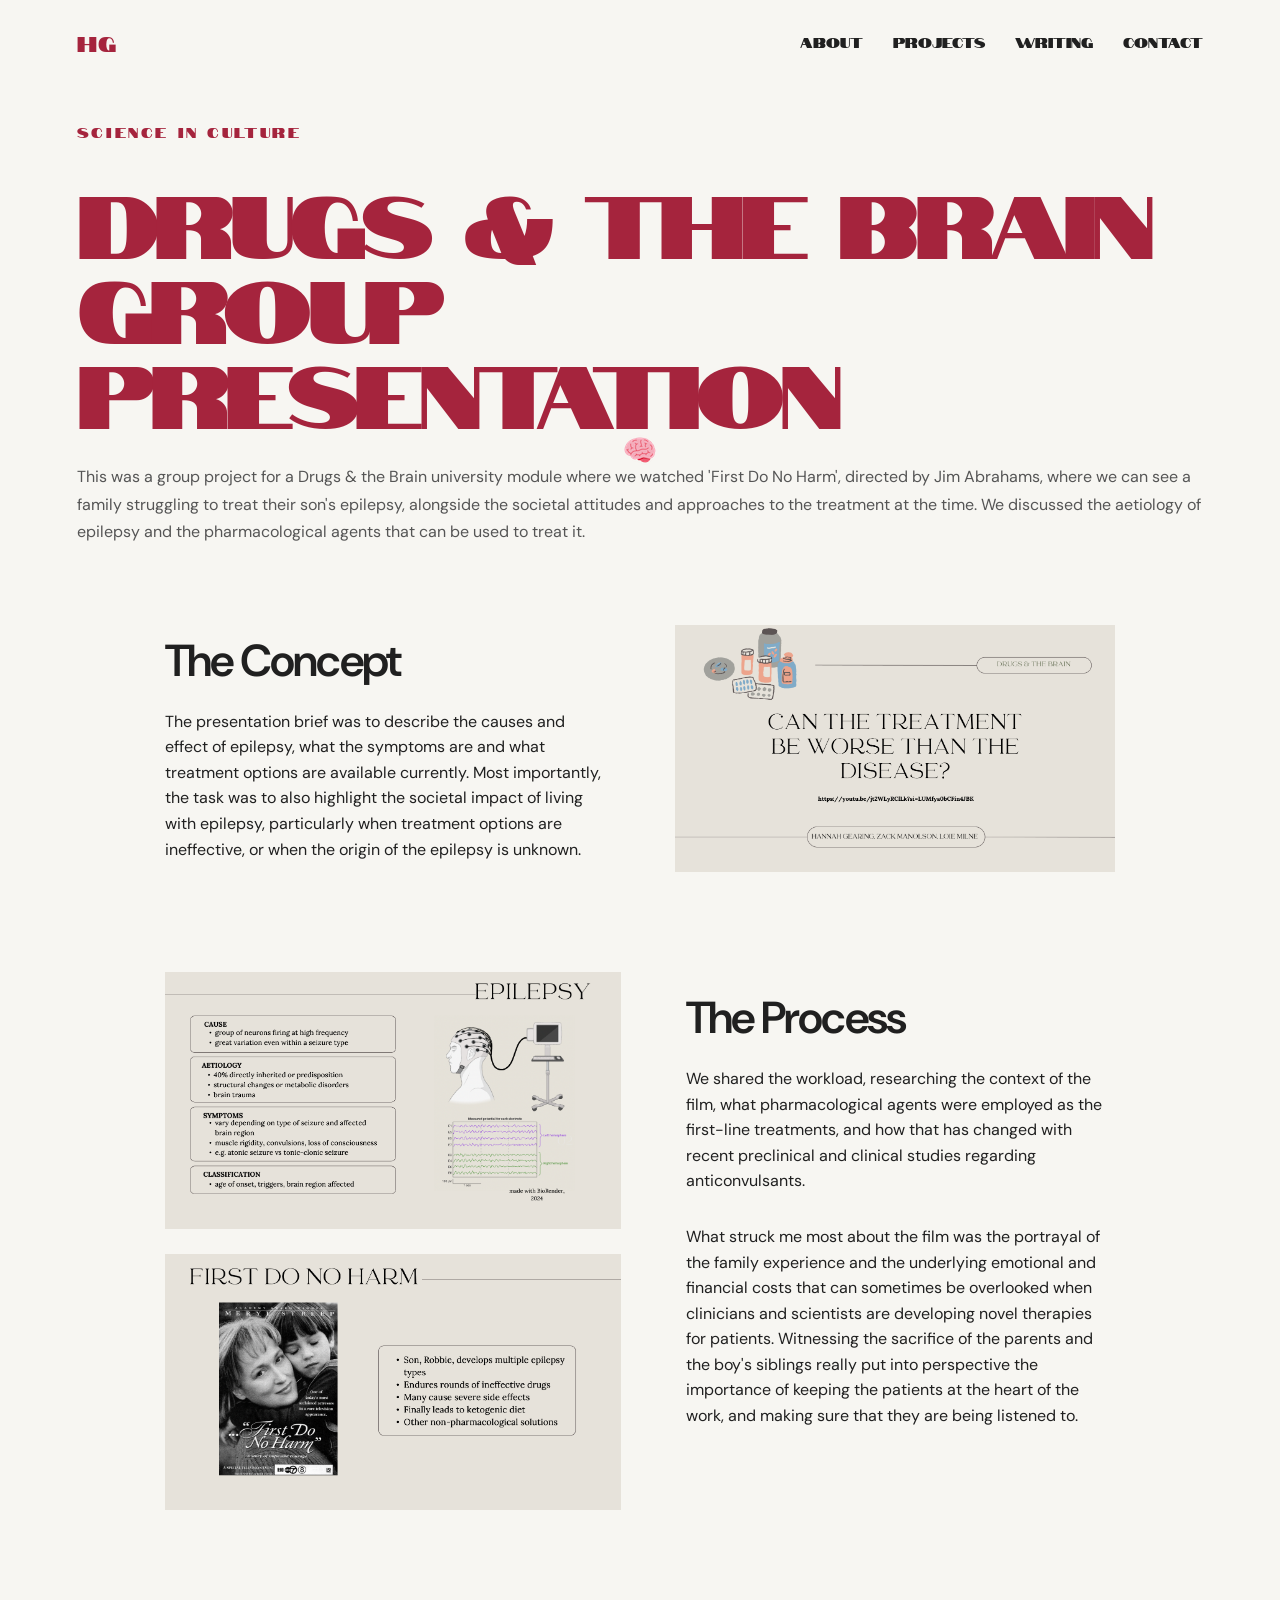
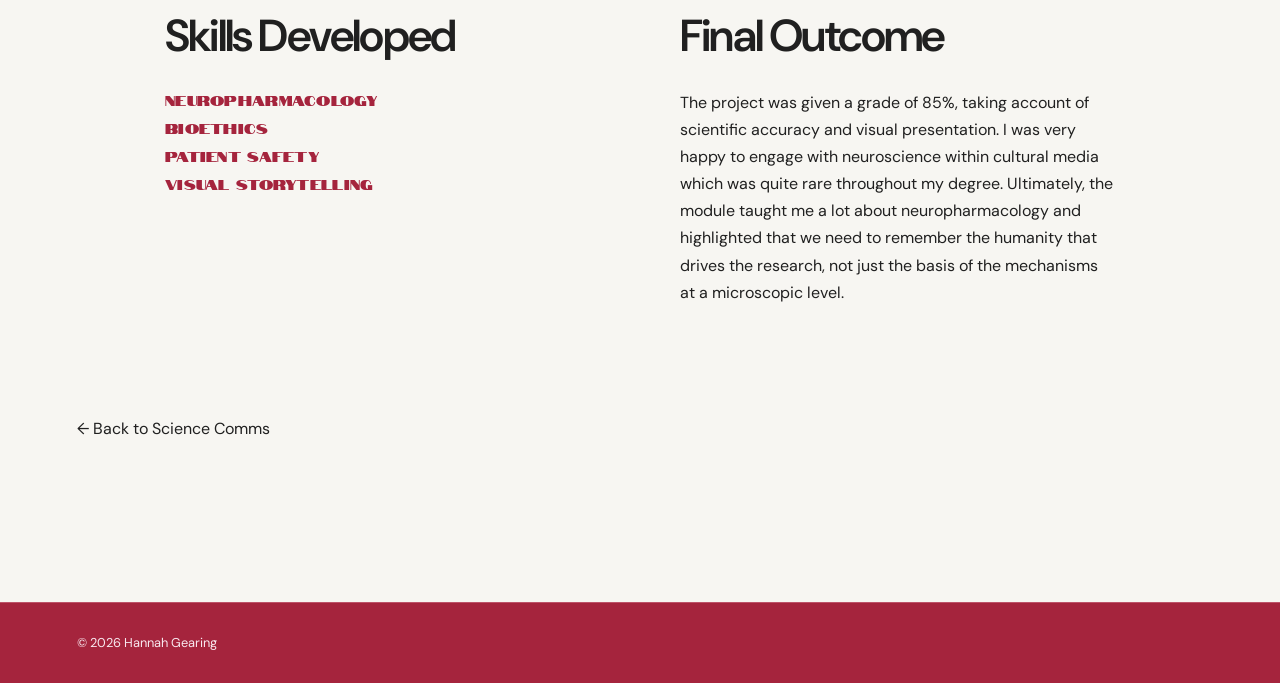
<file: science-in-culture.html>
<!DOCTYPE html>
<html lang="en">

<head>
    <meta charset="UTF-8">
    <meta name="viewport" content="width=device-width, initial-scale=1.0">

    <!-- CHANGE THIS: PAGE TITLE -->

    <title>PROJECT TITLE | Hannah Gearing</title>

    <link rel="stylesheet" href="style.css">
</head>


<body>


    <!-- =========================
         NAVIGATION
         ========================= -->

    <header>

        <nav class="navbar">

            <a href="index.html" class="logo">HG</a>

            <div class="nav-links">

                <a href="about.html">About</a>

                <a href="projects.html">Projects</a>

                <a href="writing.html">Writing</a>

                <a href="contact.html">Contact</a>

            </div>

        </nav>

    </header>



    <!-- =========================
         PROJECT
         ========================= -->

    <main>

        <section class="section science-project-page">


            <!-- =========================
                 PROJECT HEADER
                 ========================= -->

            <!-- CHANGE THIS -->

            <p class="section-label">
                SCIENCE IN CULTURE
            </p>


            <!-- CHANGE THIS -->

            <h1 class="science-project-title">
                DRUGS & THE BRAIN GROUP PRESENTATION
            </h1>


            <!-- CHANGE THIS -->

            <p class="science-project-intro">
               This was a group project for a Drugs & the Brain university module where we watched 'First Do No Harm', 
               directed by Jim Abrahams, where we can see a family struggling to treat their son's epilepsy, alongside the 
               societal attitudes and approaches to the treatment at the time. We discussed the aetiology of 
               epilepsy and the pharmacological agents that can be used to treat it. 
            </p>



            <!-- =========================
                 THE CONCEPT
                 ========================= -->

            <div class="project-concept">


                <div class="project-concept-text">

                    <h2>The Concept</h2>

                    <!-- CHANGE THIS -->

                    <p>
                        The presentation brief was to describe the causes and effect of epilepsy, what the symptoms are and
                        what treatment options are available currently. Most importantly, the task was to also highlight the 
                        societal impact of living with epilepsy, particularly when treatment options are ineffective, or when 
                        the origin of the epilepsy is unknown. 
                    </p>

                </div>


                <div class="project-concept-image">

                    <!-- CHANGE IMAGE FILE -->

                    <img src="images/SciComms/culture/title .png"
                         alt="Title slide from the project presentation">

                </div>


            </div>



            <!-- =========================
                 THE PROCESS
                 ========================= -->

            <div class="project-process">


                <!-- PRESENTATION SLIDES -->

                <div class="project-process-slides">


                    <!-- CHANGE IMAGE FILE -->

                    <img src="images/SciComms/culture/epilepsy.png"
                         alt="Presentation slide">


                    <!-- CHANGE IMAGE FILE -->

                    <img src="images/SciComms/culture/movie.png"
                         alt="Presentation slide">


                </div>



                <!-- PROCESS TEXT -->

                <div class="project-process-text">

                    <h2>The Process</h2>

                     <p>
                        We shared the workload, researching the context of the film, what pharmacological agents were 
                        employed as the first-line treatments, and how that has changed with recent preclinical and clinical
                        studies regarding anticonvulsants. 
                    </p>

                    <p>
                       What struck me most about the film was the portrayal of the family experience and the underlying 
                       emotional and financial costs that can sometimes be overlooked when clinicians and scientists are 
                       developing novel therapies for patients. Witnessing the sacrifice of the parents 
                       and the boy's siblings really put into perspective the importance of keeping the patients at the heart of
                       the work, and making sure that they are being listened to. 
                    </p>

                </div>


            </div>



            <!-- =========================
                 SKILLS + FINAL OUTCOME
                 ========================= -->

            <div class="project-bottom">


                <!-- SKILLS DEVELOPED -->

                <div class="project-skills">

                    <h2>Skills Developed</h2>


                    <div class="skills-grid">


                        <!-- CHANGE SKILL -->

                        <div class="skill-box">
                            <p>Neuropharmacology</p>
                        </div>


                        <!-- CHANGE SKILL -->

                        <div class="skill-box">
                            <p>Bioethics</p>
                        </div>


                        <!-- CHANGE SKILL -->

                        <div class="skill-box">
                            <p>Patient Safety</p>
                        </div>


                        <!-- CHANGE SKILL -->

                        <div class="skill-box">
                            <p>Visual Storytelling</p>
                        </div>


                    </div>

                </div>



                <!-- FINAL OUTCOME -->

                <div class="project-outcome">

                    <h2>Final Outcome</h2>

                    <!-- CHANGE THIS -->

                    <p>
                        The project was given a grade of 85%, taking account of scientific accuracy and visual presentation. 
                        I was very happy to engage with neuroscience within cultural media which was quite rare throughout 
                        my degree. Ultimately, the module taught me a lot about neuropharmacology and highlighted that we need 
                        to remember the humanity that drives the research, not just the basis of the mechanisms at a microscopic level. 
                    </p>

                </div>


            </div>



            <!-- =========================
                 BACK TO SCIENCE COMMS
                 ========================= -->

            <a href="sciencecomms.html"
               class="science-project-back">

                ← Back to Science Comms

            </a>


        </section>

    </main>



    <!-- =========================
         FOOTER
         ========================= -->

    <footer>

        <p>© 2026 Hannah Gearing</p>

    </footer>



    <script src="cursor.js"></script>

</body>

</html>
</file>
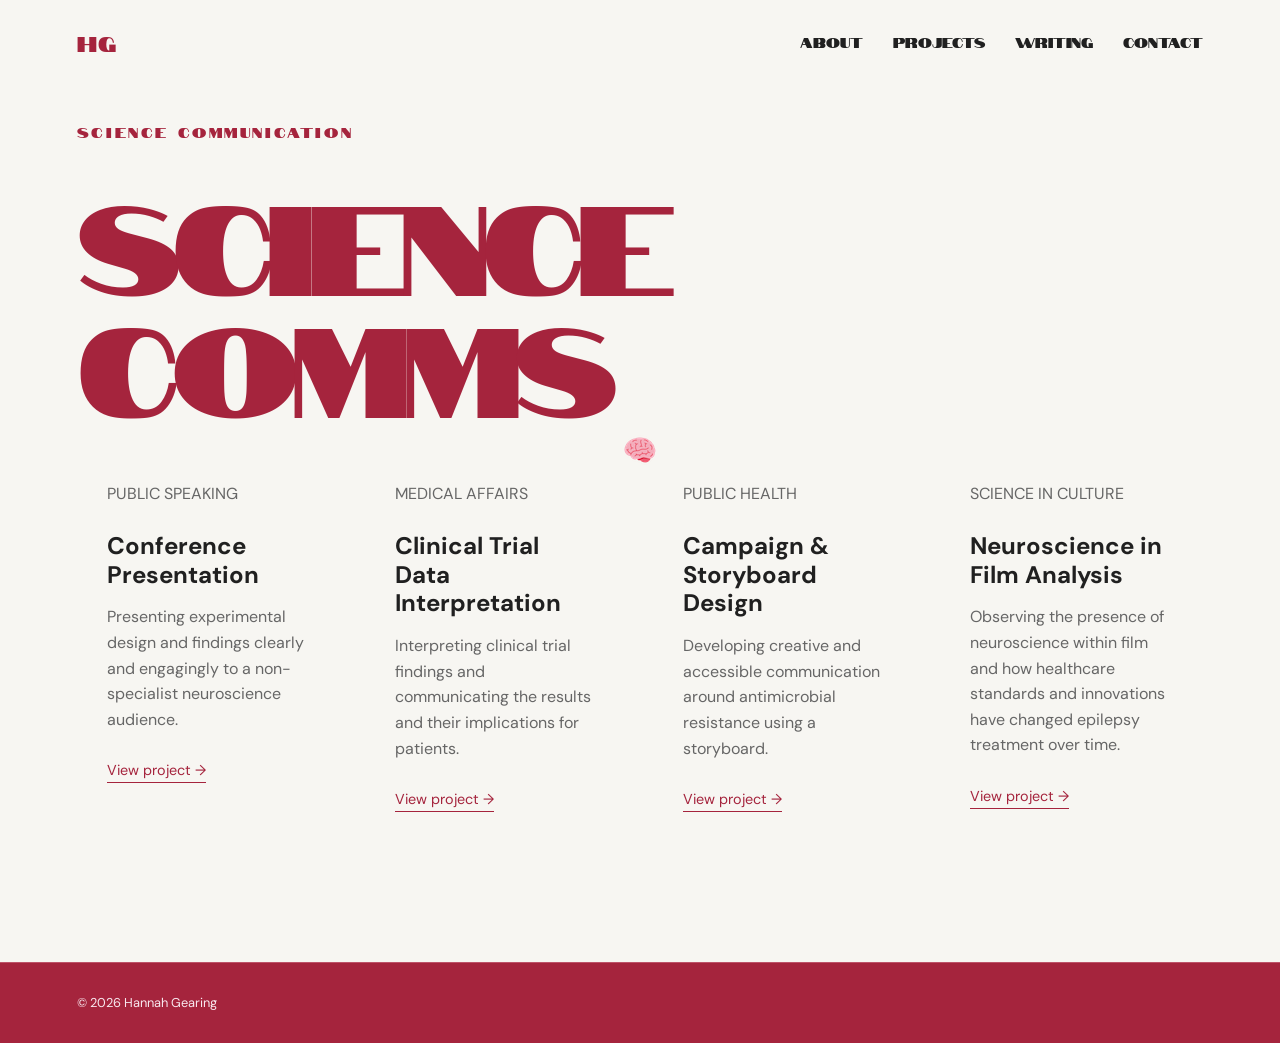
<file: sciencecomms.html>
<!DOCTYPE html>
<html lang="en">

<head>
    <meta charset="UTF-8">
    <meta name="viewport" content="width=device-width, initial-scale=1.0">

    <title>Science Comms | Hannah Gearing</title>

    <link rel="stylesheet" href="style.css">
</head>

<body>

    <header>
        <nav class="navbar">

            <a href="index.html" class="logo">HG</a>

            <div class="nav-links">
                <a href="about.html">About</a>
                <a href="projects.html">Projects</a>
                <a href="writing.html">Writing</a>
                <a href="contact.html">Contact</a>
            </div>

        </nav>
    </header>


    <main>

        <section class="section science-comms-section">

            <p class="section-label">
                SCIENCE COMMUNICATION
            </p>

            <h1>Science Comms</h1>


            <div class="science-comms-grid">


                <!-- PUBLIC SPEAKING -->

                <a href="public-speaking.html"
                   class="project-card project-category-card">

                    <div class="project-content">

                        <p class="project-type">
                            PUBLIC SPEAKING
                        </p>

                        <h3>Conference Presentation</h3>

                        <p>
                            Presenting experimental design and findings clearly and
                            engagingly to a non-specialist neuroscience audience.
                        </p>

                        <span class="project-link">
                            View project →
                        </span>

                    </div>

                </a>


                <!-- CLINICAL TRIAL INTERPRETATION -->

                <a href="clinical-trial-interpretation.html"
                   class="project-card project-category-card">

                    <div class="project-content">

                        <p class="project-type">
                            MEDICAL AFFAIRS
                        </p>

                        <h3>Clinical Trial Data Interpretation</h3>

                        <p>
                            Interpreting clinical trial findings and
                            communicating the results and their implications 
                            for patients.
                        </p>

                        <span class="project-link">
                            View project →
                        </span>

                    </div>

                </a>


                <!-- PUBLIC HEALTH CAMPAIGN -->

                <a href="AMR-storyboard.html"
                   class="project-card project-category-card">

                    <div class="project-content">

                        <p class="project-type">
                            PUBLIC HEALTH
                        </p>

                        <h3>Campaign & Storyboard Design</h3>

                        <p>
                            Developing creative and accessible
                            communication around antimicrobial resistance
                            using a storyboard.
                        </p>

                        <span class="project-link">
                            View project →
                        </span>

                    </div>

                </a>

                 <!-- NEUROSCIENCE IN CULTURE -->

                <a href="science-in-culture.html"
                   class="project-card project-category-card">

                    <div class="project-content">

                        <p class="project-type">
                            SCIENCE IN CULTURE
                        </p>

                        <h3>Neuroscience in Film Analysis</h3>

                        <p>
                            Observing the presence of neuroscience within film
                            and how healthcare standards and innovations have 
                            changed epilepsy treatment over time.  
                        </p>

                        <span class="project-link">
                            View project →
                        </span>

                    </div>

                </a>



            </div>

        </section>

    </main>


    <footer>
        <p>© 2026 Hannah Gearing</p>
    </footer>


    <script src="cursor.js"></script>

</body>

</html>
</file>
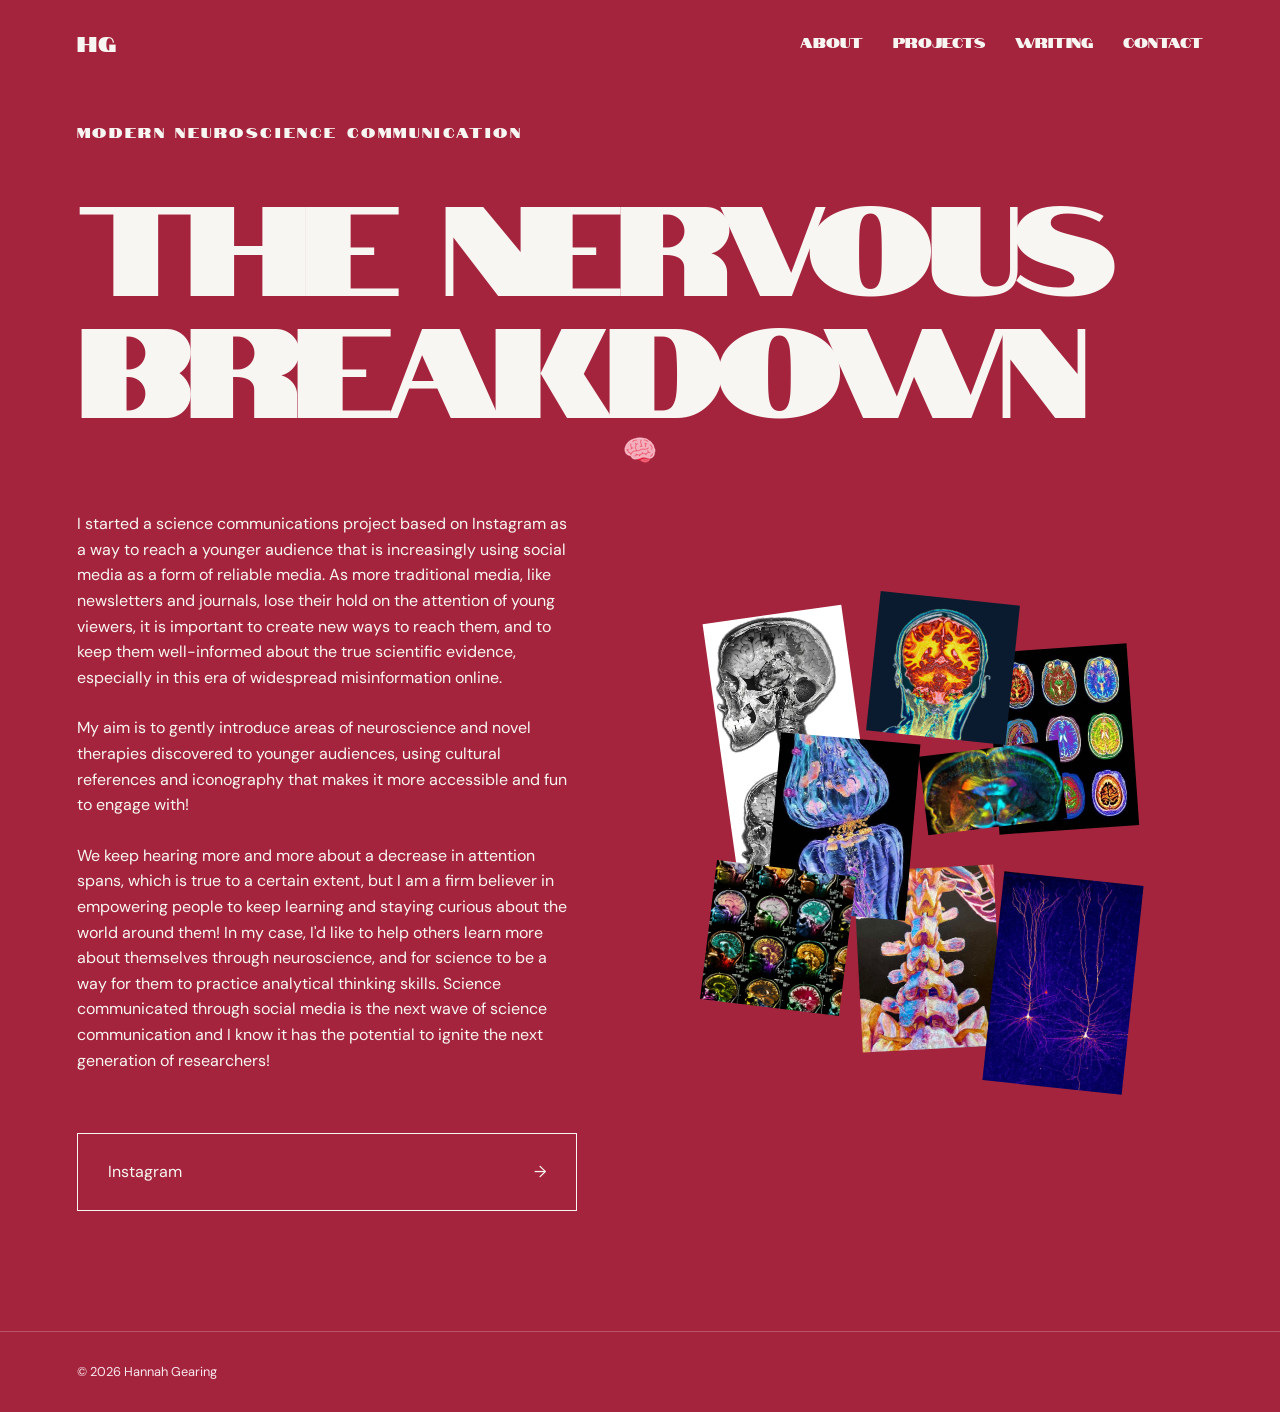
<file: thenervousbreakdown.html>
<!DOCTYPE html>
<html lang="en">

<head>
    <meta charset="UTF-8">
    <meta name="viewport" content="width=device-width, initial-scale=1.0">

    <title>The Nervous Breakdown | Hannah Gearing</title>

    <link rel="stylesheet" href="style.css">
</head>

<body class="inverted-page">

    <header>
        <nav class="navbar">

            <a href="index.html" class="logo">HG</a>

            <div class="nav-links">
                <a href="about.html">About</a>
                <a href="projects.html">Projects</a>
                <a href="writing.html">Writing</a>
                <a href="contact.html">Contact</a>
            </div>

        </nav>
    </header>


    <main>

        <section class="section nervous-breakdown-section">

            <p class="section-label">
                MODERN NEUROSCIENCE COMMUNICATION
            </p>

            <h1>The Nervous Breakdown</h1>


            <div class="nervous-breakdown-layout">


                <!-- LEFT SIDE -->

                <div class="nervous-breakdown-content">

                    <div class="nervous-breakdown-text">

                        <p>
                            I started a science communications project based on Instagram as a way
                            to reach a younger audience that is increasingly using social media as a 
                            form of reliable media. As more traditional media, like newsletters and journals, 
                            lose their hold on the attention of young viewers, it is important to create
                            new ways to reach them, and to keep them well-informed about the true 
                            scientific evidence, especially in this era of widespread misinformation online.
                        </p>

                        <p>
                            My aim is to gently introduce areas of neuroscience and novel therapies discovered 
                            to younger audiences, using cultural references and iconography that makes it 
                            more accessible and fun to engage with!
                        </p>

                        <p>
                            We keep hearing more and more about a decrease in attention spans, which is 
                            true to a certain extent, but I am a firm believer in empowering people to 
                            keep learning and staying curious about the world around them! In my case, I'd like 
                            to help others learn more about themselves through neuroscience, and for science 
                            to be a way for them to practice analytical thinking skills. Science communicated 
                            through social media is the next wave of science communication and I know it has the potential
                            to ignite the next generation of researchers!
                        </p>

                    </div>


                    <div class="nervous-breakdown-links">

                        <a
                            href="https://www.instagram.com/thenervousbreakdownn/"
                            target="_blank"
                            rel="noopener noreferrer"
                            class="nervous-breakdown-link"
                        >

                            <span>Instagram</span>

                            <span>→</span>

                        </a>

                    </div>

                </div>


                <!-- RIGHT SIDE — SCRAPBOOK -->

                <div class="nervous-breakdown-scrapbook">

                    <div class="nb-scrapbook">


                        <!-- PHOTO 1 -->

                        <a
                            href="https://uk.pinterest.com/hannahgearing02/thenervousbreakdown/"
                            target="_blank"
                            rel="noopener noreferrer"
                            class="nb-photo nb-photo-1"
                        >

                            <img
                                src="images/TheNervousBreakdown/pin 1.jpeg"
                                alt="The Nervous Breakdown"
                            >

                        </a>


                        <!-- PHOTO 2 -->

                        <a
                            href="https://uk.pinterest.com/hannahgearing02/thenervousbreakdown/"
                            target="_blank"
                            rel="noopener noreferrer"
                            class="nb-photo nb-photo-2"
                        >

                            <img
                                src="images/TheNervousBreakdown/pin 2.jpeg"
                                alt="The Nervous Breakdown"
                            >

                        </a>


                        <!-- PHOTO 3 -->

                        <a
                            href="https://uk.pinterest.com/hannahgearing02/thenervousbreakdown/"
                            target="_blank"
                            rel="noopener noreferrer"
                            class="nb-photo nb-photo-3"
                        >

                            <img
                                src="images/TheNervousBreakdown/pin 3.jpeg"
                                alt="The Nervous Breakdown"
                            >

                        </a>


                        <!-- PHOTO 4 -->

                        <a
                            href="https://uk.pinterest.com/hannahgearing02/thenervousbreakdown/"
                            target="_blank"
                            rel="noopener noreferrer"
                            class="nb-photo nb-photo-4"
                        >

                            <img
                                src="images/TheNervousBreakdown/pin 4.jpeg"
                                alt="The Nervous Breakdown"
                            >

                        </a>


                        <!-- PHOTO 5 -->

                        <a
                            href="https://uk.pinterest.com/hannahgearing02/thenervousbreakdown/"
                            target="_blank"
                            rel="noopener noreferrer"
                            class="nb-photo nb-photo-5"
                        >

                            <img
                                src="images/TheNervousBreakdown/pin 5.jpeg"
                                alt="The Nervous Breakdown"
                            >

                        </a>


                        <!-- PHOTO 6 -->

                        <a
                            href="https://uk.pinterest.com/hannahgearing02/thenervousbreakdown/"
                            target="_blank"
                            rel="noopener noreferrer"
                            class="nb-photo nb-photo-6"
                        >

                            <img
                                src="images/TheNervousBreakdown/pin 6.jpeg"
                                alt="The Nervous Breakdown"
                            >

                        </a>


                        <!-- PHOTO 7 -->

                        <a
                            href="https://uk.pinterest.com/hannahgearing02/thenervousbreakdown/"
                            target="_blank"
                            rel="noopener noreferrer"
                            class="nb-photo nb-photo-7"
                        >

                            <img
                                src="images/TheNervousBreakdown/pin 7.jpeg"
                                alt="The Nervous Breakdown"
                            >

                        </a>


                        <!-- PHOTO 8 -->

                        <a
                            href="https://uk.pinterest.com/hannahgearing02/thenervousbreakdown/"
                            target="_blank"
                            rel="noopener noreferrer"
                            class="nb-photo nb-photo-8"
                        >

                            <img
                                src="images/TheNervousBreakdown/pin 8.jpeg"
                                alt="The Nervous Breakdown"
                            >

                        </a>


                    </div>

                </div>

            </div>

        </section>

    </main>


    <footer>

        <p>© 2026 Hannah Gearing</p>

    </footer>


    <script src="cursor.js"></script>

</body>

</html>
</file>
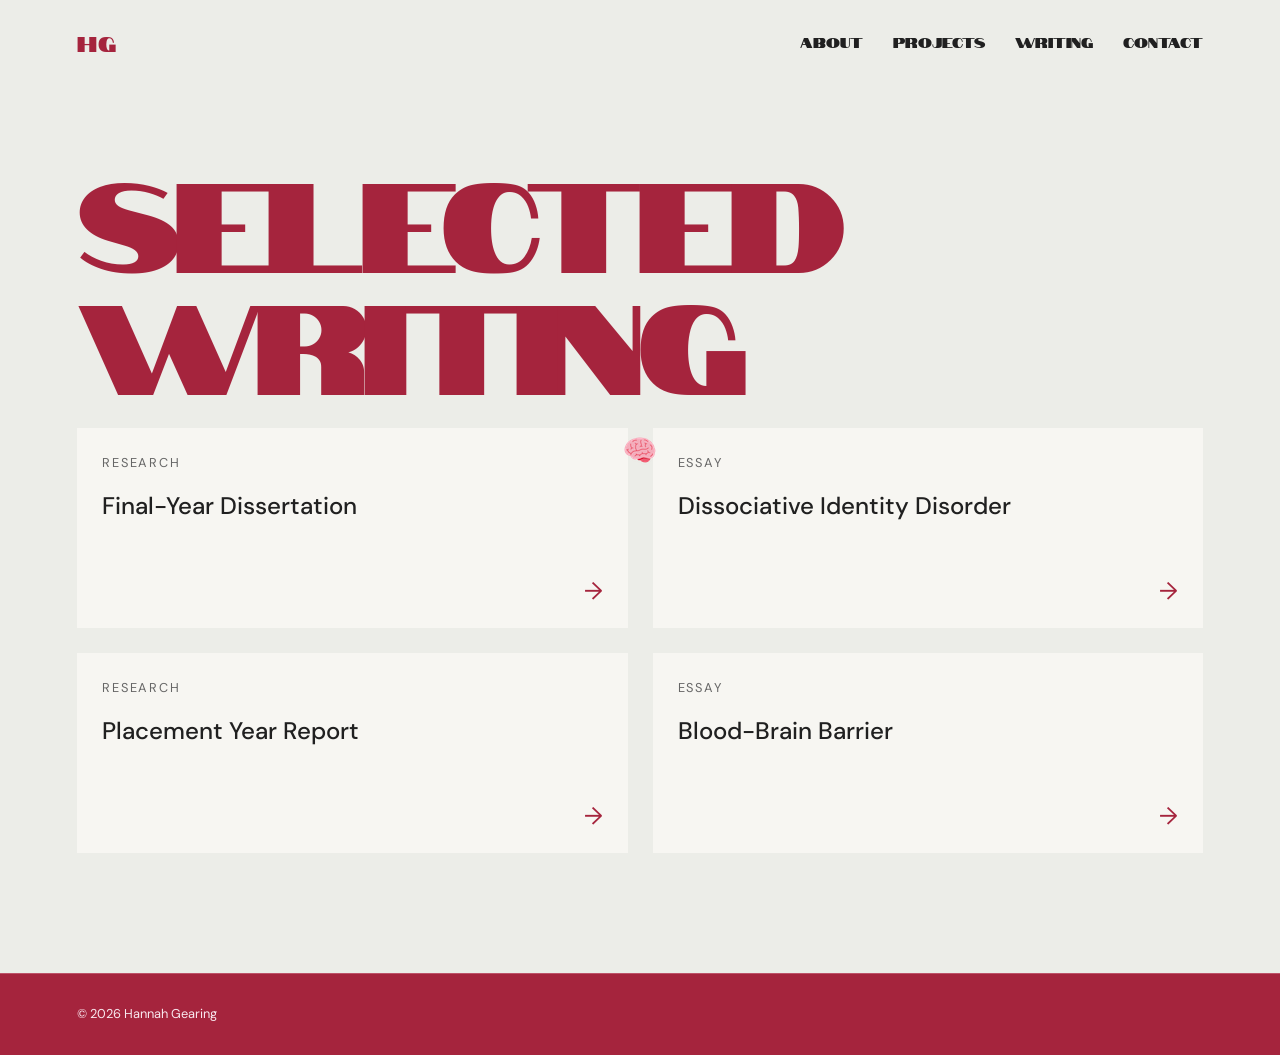
<file: writing.html>
<!DOCTYPE html>
<html lang="en">

<head>
    <meta charset="UTF-8">
    <meta name="viewport" content="width=device-width, initial-scale=1.0">

    <title>Writing | Hannah Gearing</title>

    <link rel="stylesheet" href="style.css">
</head>

<body>

    <header>
        <nav class="navbar">

            <a href="index.html" class="logo">HG</a>

            <div class="nav-links">
                <a href="about.html">About</a>
                <a href="projects.html">Projects</a>
                <a href="writing.html">Writing</a>
                <a href="contact.html">Contact</a>
            </div>

        </nav>
    </header>


    <main>

        <section class="section writing-section">

            <p class="section-label"></p>

            <h1>Selected writing</h1>

            <div class="writing-list">


                <!-- Dissertation -->
                <a href="dissertation.html" class="writing-item">

                    <div>
                        <p class="writing-type">RESEARCH</p>
                        <h3>Final-Year Dissertation</h3>
                    </div>

                    <span>→</span>

                </a>


                <!-- DID Essay -->
                <a href="did.html" class="writing-item">

                    <div>
                        <p class="writing-type">ESSAY</p>
                        <h3>Dissociative Identity Disorder</h3>
                    </div>

                    <span>→</span>

                </a>


                <!-- Placement Report -->
                <a href="placement.html" class="writing-item">

                    <div>
                        <p class="writing-type">RESEARCH</p>
                        <h3>Placement Year Report</h3>
                    </div>

                    <span>→</span>

                </a>


                <!-- BBB Essay -->
                <a href="bbb.html" class="writing-item">

                    <div>
                        <p class="writing-type">ESSAY</p>
                        <h3>Blood-Brain Barrier</h3>
                    </div>

                    <span>→</span>

                </a>


            </div>

        </section>

    </main>


    <footer>
        <p>© 2026 Hannah Gearing</p>
    </footer>

    <script src="cursor.js"></script>

</body>

</html>
</file>
<file: style.css>
/* =========================

   GOOGLE FONTS

   ========================= */



@import url('https://fonts.googleapis.com/css2?family=DM+Sans:opsz,wght@9..40,400;9..40,500;9..40,600;9..40,700&family=Notable&family=Rubik+Bubbles&display=swap');





/* =========================

   COLOUR PALETTE

   ========================= */



:root {

    --off-white: #F7F6F2;

    --cherry-rose: #A5243D;

    --text: #202020;

    --soft-text: #555555;

    --light-text: #666666;

}





/* =========================

   GENERAL

   ========================= */



* {

    margin: 0;

    padding: 0;

    box-sizing: border-box;

}



html {

    scroll-behavior: smooth;

}



body {

    font-family: "DM Sans", sans-serif;

    color: var(--text);

    background-color: var(--off-white);

    line-height: 1.6;

    cursor: none;

}



a {

    color: inherit;

    text-decoration: none;

}



a,

button {

    cursor: none;

}





/* =========================

   NAVIGATION

   ========================= */



header {

    width: 100%;

    padding: 25px 6%;

    position: absolute;

    top: 0;

    left: 0;

    z-index: 100;

}



.navbar {

    display: flex;

    justify-content: space-between;

    align-items: center;

}



.logo {

    font-family: "Notable", sans-serif;

    font-size: 1.3rem;

    font-weight: 400;

    letter-spacing: 0.05em;

    color: var(--cherry-rose);

}



.nav-links {

    display: flex;

    gap: 30px;

}



.nav-links a {

    font-family: "Notable", sans-serif;

    font-size: 14px;

    font-weight: 400;

    transition: color 0.2s ease;

}



.nav-links a:hover {

    color: var(--cherry-rose);

}





/* =========================

   HERO

   ========================= */



.hero {

    min-height: 90vh;

    display: flex;

    align-items: center;

    padding: 140px 6% 100px;

}



.hero-text {

    max-width: 850px;

}



.eyebrow {

    font-family: "DM Sans", sans-serif;

    font-size: 0.8rem;

    letter-spacing: 0.15em;

    margin-bottom: 25px;

    color: var(--soft-text);

}



h1 {

    font-family: "Notable", sans-serif;

    font-size: clamp(4rem, 10vw, 9rem);

    line-height: 0.95;

    letter-spacing: -0.06em;

    font-weight: 400;

    margin-bottom: 35px;

    color: var(--cherry-rose);

}



.intro {

    max-width: 650px;

    font-size: 1.35rem;

    line-height: 1.5;

    color: var(--soft-text);

}





/* =========================

   BUTTONS

   ========================= */



.hero-buttons {

    display: flex;

    gap: 15px;

    margin-top: 40px;

}



.button {

    display: inline-block;

    padding: 13px 24px;

    border: 1px solid var(--cherry-rose);

    background-color: var(--cherry-rose);

    color: white;

    font-size: 0.9rem;

    transition: all 0.2s ease;

}



.button:hover {

    background-color: transparent;

    color: var(--cherry-rose);

}



.button.secondary {

    background-color: transparent;

    color: var(--cherry-rose);

}



.button.secondary:hover {

    background-color: var(--cherry-rose);

    color: white;

}





/* =========================

   GENERAL SECTIONS

   ========================= */



.section {

    padding: 120px 6%;

}



.section-label {

    font-family: "Notable", sans-serif;

    font-size: 0.9rem;

    letter-spacing: 0.18em;

    color: var(--cherry-rose);

    margin-bottom: 30px;

}



h2 {

    font-family: "DM Sans", sans-serif;

    font-size: clamp(2.5rem, 5vw, 5rem);

    line-height: 1.5;

    letter-spacing: -0.04em;

    font-weight: 600;

    margin-bottom: 15px;

}





/* =========================

   ABOUT

   ========================= */



.about-content {

    display: grid;

    grid-template-columns: 320px 1fr;

    gap: 50px;

    align-items: center;

}



.about-content p {

    font-size: 1.25rem;

    margin-bottom: 25px;

    color: var(--soft-text);

}



.about-text {

    max-width: 1000px;

}





/* =========================

   PROJECTS — GENERAL PAGE

   ========================= */



.projects-section {

    background-color: #ECEDE8;

}



.projects-grid {

    display: grid;

    grid-template-columns: repeat(2, 1fr);

    gap: 25px;

}



/* =========================

   RECENT WORK — HOMEPAGE

   ========================= */



.recent-work-grid {

    grid-template-columns: repeat(3, 1fr);

}



.recent-work-grid + .button {

    margin-top: 35px;

}



.project-card {

    background-color: var(--off-white);

    overflow: hidden;

    transition: transform 0.3s ease;

}



.project-card:hover {

    transform: translateY(-6px);

}



.project-category-card {

    display: block;

    text-decoration: none;

    color: inherit;

}



.project-image {

    height: 280px;

    width: 100%;

    background-color: #E1E2DD;



    display: flex;

    align-items: center;

    justify-content: center;



    overflow: hidden;

}



.project-image img {

    display: block;



    width: 100%;

    height: 100%;



    object-fit: contain;

}



.project-image span {

    font-size: 0.8rem;

    letter-spacing: 0.15em;

    color: var(--light-text);

}



.project-content {

    padding: 30px;

}



.project-content h3 {

    font-size: 1.5rem;

    line-height: 1.2;

    margin-bottom: 15px;

}



.project-content p {

    color: var(--light-text);

    margin-bottom: 25px;

}



.project-link {

    font-size: 0.9rem;

    border-bottom: 1px solid var(--cherry-rose);

    padding-bottom: 3px;

    color: var(--cherry-rose);

}





/* =========================

   SCIENCE COMMUNICATIONS

   ========================= */



.science-comms-grid {

    display: grid;

    grid-template-columns: repeat(4, 1fr);

    gap: 25px;

}





/* =========================

   SCIENCE COMMS

   INDIVIDUAL PROJECT PAGES

   ========================= */



.science-project-page {

    width: 100%;

    max-width: none;

    margin: 0;

    padding-left: 6%;

    padding-right: 6%;

    text-align: left;

}





/* =========================

   PROJECT HEADER

   ========================= */



.science-project-page .section-label {

    text-align: left;

    margin-left: 0;

    width: 100%;

}



.science-project-page h1.science-project-title {

    font-family: "Notable", sans-serif;

    font-size: clamp(3rem, 7vw, 7rem);

    line-height: 0.95;

    letter-spacing: -0.06em;

    font-weight: 400;

    text-align: left;

    width: 100%;

    max-width: none;

    margin: 0 0 35px 0;

    color: var(--cherry-rose);

}



.science-project-page .science-project-intro {

    max-width: 1200px;

    margin: 0 0 80px 0;

    text-align: left;

    color: var(--soft-text);

}





/* =========================

   PROJECT SECTION HEADINGS

   ========================= */



.science-project-page h2 {

    font-family: "DM Sans", sans-serif;

    font-size: clamp(2rem, 3.5vw, 3.5rem);

    line-height: 1.2;

    letter-spacing: -0.04em;

    font-weight: 600;

    margin-bottom: 20px;

    text-align: left;

}





/* =========================

   THE CONCEPT

   ========================= */



.science-project-page .project-concept {

    display: grid;

    grid-template-columns: 1fr 1fr;

    gap: 70px;

    align-items: center;

    width: 90%;

    max-width: 950px;

    margin: 0 auto 100px auto;

    text-align: left;

}





.science-project-page .project-concept-image {

    width: 100%;

    margin: 0 auto;

}



.science-project-page .project-concept-image img {

    display: block;

    width: 100%;

    height: auto;

    border: none;

}





/* =========================

   THE PROCESS

   ========================= */



.science-project-page .project-process {

    display: grid;

    grid-template-columns: 48% 1fr;

    gap: 65px;

    align-items: start;

    width: 90%;

    max-width: 950px;

    margin: 0 auto 100px auto;

    text-align: left;

}



.science-project-page .project-process-slides {

    display: flex;

    flex-direction: column;

    gap: 25px;

    width: 100%;

}



.science-project-page .project-process-slides img {

    display: block;

    width: 100%;

    height: auto;

    border: none;

}



.science-project-page .project-process-text {

    max-width: 450px;

    padding-top: 20px;

    text-align: left;

}



.science-project-page .project-concept-text p,

.science-project-page .project-process-text p {

    margin-bottom: 30px;

}



.science-project-page .project-concept-text p:last-child,

.science-project-page .project-process-text p:last-child {

    margin-bottom: 0;

}



/* =========================

   SKILLS + FINAL OUTCOME

   ========================= */



.science-project-page .project-bottom {

    display: grid;

    grid-template-columns: 1fr 1fr;

    gap: 80px;

    width: 90%;

    max-width: 950px;

    margin: 0 auto 90px auto;

    text-align: left;

}





/* =========================

   SKILLS

   ========================= */



.science-project-page .project-skills h2 {

    margin-bottom: 25px;

}



.science-project-page .skills-grid {

    display: flex;

    flex-direction: column;

    gap: 8px;

}



.science-project-page .skill-box {

    padding: 0;

    background: none;

    color: var(--cherry-rose);

    text-align: left;

}



.science-project-page .skill-box p {

    margin: 0;

    font-family: "Notable", sans-serif;

    font-size: 0.9rem;

    line-height: 1.4;

    letter-spacing: 0.02em;

    color: var(--cherry-rose);

}





/* =========================

   FINAL OUTCOME

   ========================= */



.science-project-page .project-outcome {

    max-width: 450px;

    text-align: left;

}



.science-project-page .project-outcome h2 {

    margin-bottom: 25px;

}





/* =========================

   MOVING PHOTO BELT

   ========================= */



.science-project-photo-belt {

    width: 100vw;

    margin-left: calc(50% - 50vw);

    margin-top: 80px;

    margin-bottom: 80px;

    overflow: hidden;

}



.photo-belt-track {

    display: flex;

    width: max-content;

    gap: 20px;

    animation: photo-belt-move 35s linear infinite;

}



.photo-belt-track img {

    display: block;

    height: 280px;

    width: auto;

    flex-shrink: 0;

    object-fit: contain;

}





/* =========================

   PHOTO BELT ANIMATION

   ========================= */



@keyframes photo-belt-move {



    from {

        transform: translateX(0);

    }



    to {

        transform: translateX(-50%);

    }



}





/* =========================

   BACK TO SCIENCE COMMS

   ========================= */



.science-project-page .science-project-back {

    display: inline-block;

    margin-top: 20px;

    margin-bottom: 40px;

    text-align: left;

}





/* =========================

   WRITING

   ========================= */



.writing-section {

    background-color: #ECEDE8;

}



.writing-list {

    display: grid;

    grid-template-columns: repeat(2, minmax(0, 700px));

    gap: 25px;

}



.writing-item {

    display: flex;

    flex-direction: column;

    justify-content: space-between;



    min-height: 200px;

    padding: 25px;



    background-color: var(--off-white);



    color: inherit;

    text-decoration: none;



    overflow: hidden;



    transition: transform 0.3s ease;

}



.writing-item:hover {

    transform: translateY(-6px);

}



.writing-item > div {

    margin: 0;

    padding: 0;

}



.writing-type {

    margin: 0 0 18px;

    padding: 0;



    font-size: 0.8rem;

    letter-spacing: 0.15em;

    color: var(--light-text);

}



.writing-item h3 {

    margin: 0;

    padding: 0;



    font-size: 1.5rem;

    line-height: 1.2;

    font-weight: 500;

}



.writing-item > span {

    display: block;

    margin: 25px 0 0 auto;

    padding: 0;



    font-size: 1.5rem;

    line-height: 1;



    color: var(--cherry-rose);

}





/* =========================================================

   INVERTED PAGES

   ========================================================= */



.inverted-page {

    background-color: var(--cherry-rose);

    color: var(--off-white);

}



.inverted-page .navbar {

    background-color: var(--cherry-rose);

}



.inverted-page .logo,

.inverted-page .nav-links a,

.inverted-page .section-label,

.inverted-page h1 {

    color: var(--off-white);

}



.inverted-page .nervous-breakdown-section {

    background-color: var(--cherry-rose);

}





/* =========================

   ABOUT + CONTACT

   ========================= */



.about-page,

.contact-page {

    background-color: var(--cherry-rose);

    color: var(--off-white);

}



.about-page .logo,

.contact-page .logo,

.about-page .nav-links a,

.contact-page .nav-links a,

.about-page h1,

.contact-page h1,

.about-page .eyebrow,

.contact-page .eyebrow,

.about-page .intro,

.contact-page .intro,

.about-page .section-label,

.contact-page .section-label,

.about-page h2,

.contact-page h2,

.about-page .about-content p {

    color: var(--off-white);

}



.about-page .section,

.contact-page .section {

    background-color: var(--cherry-rose);

}



.about-page .nav-links a:hover,

.contact-page .nav-links a:hover {

    color: var(--off-white);

}





/* =========================================================

   THE NERVOUS BREAKDOWN

   ========================================================= */





/* =========================

   TEXT

   ========================= */



.nervous-breakdown-section h1 {

    margin-bottom: 60px;

}



.nervous-breakdown-text {

    max-width: 500px;

    margin-top: 35px;

    margin-bottom: 60px;

}



.nervous-breakdown-text p {

    color: var(--off-white);

    margin-bottom: 25px;

}





/* =========================

   TEXT + SCRAPBOOK LAYOUT

   ========================= */



.nervous-breakdown-layout {

    width: 100%;

    max-width: 1200px;



    margin: 0 auto;



    display: grid;



    grid-template-columns: minmax(0, 1fr) 500px;



    column-gap: 70px;



    align-items: center;

}



.nervous-breakdown-content {

    width: 100%;

    max-width: 500px;

}





/* =========================

   INSTAGRAM LINK

   ========================= */



.nervous-breakdown-links {

    display: grid;

    grid-template-columns: 1fr;

    gap: 25px;

    max-width: 500px;

}



.nervous-breakdown-link {

    border: 1px solid var(--off-white);



    padding: 25px 30px;



    display: flex;



    justify-content: space-between;



    align-items: center;



    color: var(--off-white);



    text-decoration: none;



    transition:

        background-color 0.3s ease,

        color 0.3s ease;

}



.nervous-breakdown-link:hover {

    background-color: var(--off-white);

    color: var(--cherry-rose);

}





/* =========================================================

   NERVOUS BREAKDOWN SCRAPBOOK

   ========================================================= */



.nervous-breakdown-scrapbook {



    width: 500px;

    height: 500px;



    position: relative;



    flex-shrink: 0;

}



.nb-scrapbook {



    position: relative;



    width: 500px;

    height: 500px;

}





/* =========================

   ALL PHOTOS

   ========================= */



.nb-photo {



    position: absolute;



    display: block;



    width: 140px;



    height: auto;



    margin: 0;

    padding: 0;



    background: transparent;



    border: none;



    box-shadow: none;



    text-decoration: none;



    transform-origin: center center;



    transition:

        transform 0.3s ease;



    z-index: 1;

}



.nb-photo img {



    display: block;



    width: 100%;



    height: auto;



    max-width: none;



    object-fit: contain;

}





/* =========================

   PHOTO 1

   ========================= */



.nb-photo-1 {



    left: 20px;

    top: 20px;



    transform: rotate(-8deg);



    z-index: 2;

}





/* =========================

   PHOTO 2

   ========================= */



.nb-photo-2 {



    left: 170px;

    top: 5px;



    transform: rotate(6deg);



    z-index: 5;

}





/* =========================

   PHOTO 3

   ========================= */



.nb-photo-3 {



    left: 290px;

    top: 55px;



    transform: rotate(-4deg);



    z-index: 3;

}





/* =========================

   PHOTO 4

   ========================= */



.nb-photo-4 {



    left: 70px;

    top: 145px;



    transform: rotate(5deg);



    z-index: 7;

}





/* =========================

   PHOTO 5

   ========================= */



.nb-photo-5 {



    left: 220px;

    top: 155px;



    transform: rotate(-7deg);



    z-index: 4;

}





/* =========================

   PHOTO 6

   ========================= */



.nb-photo-6 {



    left: 5px;

    top: 275px;



    transform: rotate(7deg);



    z-index: 8;

}





/* =========================

   PHOTO 7

   ========================= */



.nb-photo-7 {



    left: 155px;

    top: 275px;



    transform: rotate(-3deg);



    z-index: 6;

}





/* =========================

   PHOTO 8

   ========================= */



.nb-photo-8 {



    left: 290px;

    top: 285px;



    transform: rotate(6deg);



    z-index: 9;

}





/* =========================

   PHOTO HOVER

   ========================= */



.nb-photo:hover {



    transform: rotate(0deg) scale(1.1);



    z-index: 100;

}





/* =========================================================

   CONTACT

   ========================================================= */



.contact-section {

    padding: 150px 6%;



    background-color: var(--cherry-rose);



    color: var(--off-white);

}



.contact-section .section-label,

.contact-section h2,

.contact-section p {

    color: var(--off-white);

}



.contact-section h2 {

    margin-bottom: 25px;

}



.contact-section p {

    max-width: 600px;

    margin-bottom: 35px;

}



.contact-section .button {

    background-color: var(--off-white);

    color: var(--cherry-rose);

    border-color: var(--off-white);

}



.contact-section .button:hover {

    background-color: transparent;

    color: var(--off-white);

    border-color: var(--off-white);

}





/* =========================================================

   FOOTER

   ========================================================= */



footer {



    padding: 30px 6%;



    background-color: var(--cherry-rose);



    border-top: 1px solid #BD5368;



    color: #F8E8EF;



    display: flex;



    justify-content: space-between;



    font-size: 0.8rem;

}



footer div {

    display: flex;

    gap: 20px;

}





/* =========================================================

   CUSTOM BRAIN CURSOR

   ========================================================= */



.brain-cursor {



    position: fixed;



    left: 0;

    top: 0;



    width: 32px;

    height: 32px;



    background-image: url("./images/brain-cursor.png");



    background-size: contain;



    background-repeat: no-repeat;



    background-position: center;



    pointer-events: none;



    z-index: 99999;



    transform: translate(-50%, -50%);

}



.neural-dot {



    position: fixed;



    left: 0;

    top: 0;



    width: 3px;

    height: 3px;



    background-color: var(--cherry-rose);



    border-radius: 50%;



    pointer-events: none;



    z-index: 99998;



    transform: translate(-50%, -50%);

}



.cursor-star {



    position: fixed;



    left: 0;

    top: 0;



    width: 8px;

    height: 8px;



    pointer-events: none;



    z-index: 99998;



    transform: translate(-50%, -50%);

}



.cursor-star::before,

.cursor-star::after {



    content: "";



    position: absolute;



    left: 50%;

    top: 50%;



    background-color: var(--cherry-rose);



    transform: translate(-50%, -50%);

}



.cursor-star::before {

    width: 8px;

    height: 2px;

}



.cursor-star::after {

    width: 2px;

    height: 8px;

}





/* =========================

   INVERTED PAGE CURSOR

   ========================= */



.about-page .neural-dot,

.contact-page .neural-dot,

.inverted-page .neural-dot {



    background-color: var(--off-white);

}



.about-page .cursor-star::before,

.about-page .cursor-star::after,

.contact-page .cursor-star::before,

.contact-page .cursor-star::after,

.inverted-page .cursor-star::before,

.inverted-page .cursor-star::after {



    background-color: var(--off-white);

}





/* =========================================================

   ABOUT SCRAPBOOK

   ========================================================= */



.about-scrapbook {



    display: flex;



    justify-content: flex-start;



    align-items: center;



    height: 500px;

}



.scrapbook-stack {



    position: relative;



    width: 280px;

    height: 380px;

}





/* IMPORTANT:

   These rules belong ONLY to the About scrapbook.

   They do not affect the Nervous Breakdown photos. */



.scrapbook-stack .scrapbook-photo {



    position: absolute;



    top: 50%;

    left: 50%;



    width: 300px;



    margin-left: -150px;



    margin-top: -200px;



    background: none;



    padding: 0;



    transition: transform 0.5s ease;

}



.scrapbook-stack .scrapbook-photo img {



    display: block;



    width: 100%;



    height: auto;

}





/* =========================================================

   MOBILE

   ========================================================= */



@media (max-width: 1000px) {



    .about-content {



        grid-template-columns: 1fr;



        gap: 40px;

    }



    .about-scrapbook {



        height: 400px;

    }



    .about-text {



        max-width: 100%;

    }



    .nervous-breakdown-layout {



        grid-template-columns: 1fr;



        row-gap: 70px;

    }



    .nervous-breakdown-content {



        max-width: 650px;

    }



    .nervous-breakdown-scrapbook {



        margin: 0 auto;

    }



}





@media (max-width: 800px) {



    .nav-links {



        gap: 15px;

    }



    .nav-links a {



        font-size: 12px;

    }



    .hero {



        min-height: 80vh;

    }



    .intro {



        font-size: 1.1rem;

    }



    .projects-grid,

    .writing-list {



        grid-template-columns: 1fr;

    }

    .recent-work-grid {

    grid-template-columns: 1fr;

    }



    .science-comms-grid {



        grid-template-columns: repeat(2, 1fr);

    }



    .section {



        padding: 80px 6%;

    }



    .about-content {



        margin-left: 0;

    }



    footer {



        flex-direction: column;



        gap: 15px;

    }



}





@media (max-width: 700px) {



    .science-project-page {



        max-width: 100%;



        margin-left: 6%;

        margin-right: 6%;



        padding-left: 0;

        padding-right: 0;

    }



    .science-project-page h1.science-project-title {



        font-size: clamp(3rem, 12vw, 5rem);

    }



    .science-project-page .project-concept {



        grid-template-columns: 1fr;



        gap: 40px;



        width: 100%;

        max-width: 100%;

    }



    .science-project-page .project-process {



        grid-template-columns: 1fr;



        gap: 40px;



        width: 100%;

        max-width: 100%;

    }



    .science-project-page .project-process-slides {



        width: 100%;



        margin: 0;

    }



    .science-project-page .project-bottom {



        grid-template-columns: 1fr;



        gap: 60px;



        width: 100%;

        max-width: 100%;

    }



    .photo-belt-track {



        gap: 12px;



        animation-duration: 25s;

    }



    .photo-belt-track img {



        height: 200px;

    }



}





@media (max-width: 600px) {



    .nervous-breakdown-layout {



        grid-template-columns: 1fr;

    }



    .nervous-breakdown-scrapbook {



        width: 350px;



        height: 400px;



        max-width: 100%;

    }



    .nb-scrapbook {



        width: 350px;



        height: 400px;

    }



    .nb-photo {



        width: 105px;

    }



    .nb-photo-1 {



        left: 10px;

        top: 15px;

    }



    .nb-photo-2 {



        left: 120px;

        top: 5px;

    }



    .nb-photo-3 {



        left: 230px;

        top: 35px;

    }



    .nb-photo-4 {



        left: 40px;

        top: 125px;

    }



    .nb-photo-5 {



        left: 170px;

        top: 135px;

    }



    .nb-photo-6 {



        left: 5px;

        top: 245px;

    }



    .nb-photo-7 {



        left: 120px;

        top: 250px;

    }



    .nb-photo-8 {



        left: 230px;

        top: 255px;

    }



}



/* =========================================================

   WRITING PROJECT PAGES

   ========================================================= */





/* ---------------------------------------------------------

   PROJECT HEADER

   --------------------------------------------------------- */



.writing-project-page {

    padding-bottom: 100px;

}





/* Project label */



.writing-project-page .section-label {

    text-align: left;

}





/* Project title */



.writing-project-title {

    text-align: left;

    font-size: clamp(3rem, 7vw, 6rem);

    line-height: 0.95;

    margin: 0;

}





.writing-project-intro {

    max-width: 1200px;

    width: 100%;

    margin: 35px 0 100px;

    text-align: left;

    line-height: 1.7;

}





/* ---------------------------------------------------------

   PROJECT CONTENT

   --------------------------------------------------------- */



.writing-project-section {

    width: 100%;

    max-width: 1000px;



    margin: 0 auto 120px;



    display: grid;

    grid-template-columns: 1fr 1fr;



    align-items: center;



    gap: 80px;

}





/* ---------------------------------------------------------

   PROJECT IMAGES

   --------------------------------------------------------- */



.writing-project-image {

    width: 100%;

}



.writing-project-image img {

    display: block;



    width: 100%;

    height: auto;



    object-fit: contain;

}





/* ---------------------------------------------------------

   PROJECT TEXT

   --------------------------------------------------------- */



.writing-project-text {

    max-width: 450px;



    font-size: 1rem;

    line-height: 1.7;

}



.writing-project-text p {

    margin: 0 0 25px;

}



.writing-project-text p:last-child {

    margin-bottom: 0;

}



/* =========================================================

   WRITING PROJECT GALLERY

   ========================================================= */



.writing-gallery {

    width: 100%;

    max-width: none;



    margin: 0 0 120px;



    display: grid;



    grid-template-columns: repeat(5, 1fr);



    gap: 30px;



    align-items: start;

}





/* Gallery item */



.writing-gallery-item {

    width: 100%;



    display: flex;

    flex-direction: column;

}





/* Gallery images */



.writing-gallery-item img {

    display: block;



    width: auto;

    height: 180px;



    max-width: 100%;



    object-fit: contain;

}





/* Gallery captions */



.writing-gallery-item p {

    margin: 10px 0 0;



    font-size: 0.75rem;



    line-height: 1.4;

}





/* =========================================================

   PLACEMENT GALLERY

   ========================================================= */



.writing-gallery.placement-gallery {

    grid-template-columns: repeat(3, 1fr);

}





/* =========================================================

   MOBILE

   ========================================================= */



@media (max-width: 768px) {



    .writing-gallery,

    .writing-gallery.placement-gallery {



        grid-template-columns: repeat(2, 1fr);



        gap: 20px;



        margin-bottom: 80px;

    }



}





@media (max-width: 500px) {



    .writing-gallery,

    .writing-gallery.placement-gallery {



        grid-template-columns: 1fr;

    }



}



/* ---------------------------------------------------------

   SKILLS + FINAL OUTCOME

   --------------------------------------------------------- */



.writing-project-page .project-bottom {

    width: 100%;

    max-width: 1000px;



    margin: 20px auto 100px;



    display: grid;

    grid-template-columns: 1.2fr 0.8fr;



    gap: 100px;



    align-items: start;

}





/* ---------------------------------------------------------

   BOTTOM HEADINGS

   --------------------------------------------------------- */



.writing-project-page .project-bottom h2 {

    font-size: 1.8rem;

    margin: 0 0 25px;

}





/* ---------------------------------------------------------

   SKILLS

   --------------------------------------------------------- */



.writing-project-page .skills-grid {

    display: flex;

    flex-direction: column;

    gap: 8px;

}



.writing-project-page .skill-box {

    border: none;

    padding: 0;

    background: none;

    color: var(--cherry-rose);

    text-align: left;

}



.writing-project-page .skill-box p {

    margin: 0;

    font-family: "Notable", sans-serif;

    font-size: 0.9rem;

    line-height: 1.4;

    letter-spacing: 0.02em;

    color: var(--cherry-rose);

}





/* ---------------------------------------------------------

   FINAL OUTCOME

   --------------------------------------------------------- */



.writing-project-page .project-outcome p {

    margin: 0;



    line-height: 1.7;

}





/* ---------------------------------------------------------

   BACK TO WRITING

   --------------------------------------------------------- */



.writing-project-back {

    display: block;



    width: fit-content;



    margin: 0;



    text-decoration: none;

}





/* =========================================================

   MOBILE

   ========================================================= */



@media (max-width: 768px) {





    .writing-project-page {

        padding-bottom: 60px;

    }





    /* Header */



    .writing-project-title {

        font-size: clamp(2.8rem, 12vw, 5rem);

    }





    .writing-project-intro {

        margin: 30px auto 60px;

    }





    /* Content */



    .writing-project-section {

        grid-template-columns: 1fr;



        gap: 30px;



        margin-bottom: 80px;

    }





    .writing-project-text {

        max-width: none;

    }





    /* Skills + outcome */



    .writing-project-page .project-bottom {

        grid-template-columns: 1fr;



        gap: 60px;



        margin-bottom: 70px;

    }





    .writing-project-page .skills-grid {

    grid-template-columns: 1fr 1fr;

    }



}



/* =========================================================
   SCIENCE + WRITING PROJECT PAGES — SHARED LAYOUT
   These rules keep both individual project templates consistent.
   ========================================================= */

/* Overall page width and alignment */
.science-project-page,
.writing-project-page {
    width: 100%;
    max-width: none;
    margin: 0;
    padding-left: 6%;
    padding-right: 6%;
    text-align: left;
}

/* Project labels */
.science-project-page .section-label,
.writing-project-page .section-label {
    width: 100%;
    margin-left: 0;
    text-align: left;
}

/* Project titles */
.science-project-page h1.science-project-title,
.writing-project-page .writing-project-title {
    font-family: "Notable", sans-serif;
    font-size: clamp(3rem, 7vw, 7rem);
    line-height: 0.95;
    letter-spacing: -0.06em;
    font-weight: 400;
    text-align: left;
    width: 100%;
    max-width: none;
    margin: 0 0 35px;
    color: var(--cherry-rose);
}

/* Project introductions */
.science-project-page .science-project-intro,
.writing-project-page .writing-project-intro {
    width: 100%;
    max-width: 1200px;
    margin: 0 0 80px;
    text-align: left;
    line-height: 1.7;
    color: var(--soft-text);
}

/* Section headings */
.science-project-page h2,
.writing-project-page h2 {
    font-family: "DM Sans", sans-serif;
    font-size: clamp(2rem, 3.5vw, 3.5rem);
    line-height: 1.2;
    letter-spacing: -0.04em;
    font-weight: 600;
    margin-bottom: 20px;
    text-align: left;
}

/* Main image-and-text rows on writing pages match the width,
   spacing and alignment of science project content rows. */
.writing-project-page .writing-project-section {
    width: 90%;
    max-width: 950px;
    margin: 0 auto 100px;
    display: grid;
    grid-template-columns: 48% 1fr;
    gap: 65px;
    align-items: start;
    text-align: left;
}

.writing-project-page .writing-project-image {
    width: 100%;
    margin: 0;
}

.writing-project-page .writing-project-image img {
    display: block;
    width: 100%;
    height: auto;
    border: none;
    object-fit: contain;
}

.writing-project-page .writing-project-text {
    max-width: 450px;
    padding-top: 20px;
    font-size: 1rem;
    line-height: 1.7;
    text-align: left;
}

.writing-project-page .writing-project-text p {
    margin-bottom: 30px;
}

.writing-project-page .writing-project-text p:last-child {
    margin-bottom: 0;
}

/* Skills and final outcome: same two-column layout */
.science-project-page .project-bottom,
.writing-project-page .project-bottom {
    display: grid;
    grid-template-columns: 1fr 1fr;
    gap: 80px;
    width: 90%;
    max-width: 950px;
    margin: 0 auto 90px;
    align-items: start;
    text-align: left;
}

/* Shared bottom-section headings */
.science-project-page .project-bottom h2,
.writing-project-page .project-bottom h2 {
    font-family: "DM Sans", sans-serif;
    font-size: clamp(2rem, 3.5vw, 3.5rem);
    line-height: 1.2;
    letter-spacing: -0.04em;
    font-weight: 600;
    margin: 0 0 25px;
    text-align: left;
}

/* Shared skills list and skill typography */
.science-project-page .skills-grid,
.writing-project-page .skills-grid {
    display: flex;
    flex-direction: column;
    gap: 8px;
}

.science-project-page .skill-box,
.writing-project-page .skill-box {
    border: none;
    padding: 0;
    background: none;
    color: var(--cherry-rose);
    text-align: left;
}

.science-project-page .skill-box p,
.writing-project-page .skill-box p {
    margin: 0;
    font-family: "Notable", sans-serif;
    font-size: 0.9rem;
    line-height: 1.4;
    letter-spacing: 0.02em;
    color: var(--cherry-rose);
}

/* Shared final-outcome text */
.science-project-page .project-outcome,
.writing-project-page .project-outcome {
    max-width: 450px;
    text-align: left;
}

.science-project-page .project-outcome p,
.writing-project-page .project-outcome p {
    margin: 0;
    line-height: 1.7;
}

/* Keep the writing gallery intact, but align its spacing with the
   rest of the project content. */
.writing-project-page .writing-gallery {
    margin-bottom: 100px;
}

/* Mobile layout: both project types stack content in the same way */
@media (max-width: 700px) {
    .science-project-page,
    .writing-project-page {
        width: 100%;
        max-width: none;
        margin: 0;
        padding-left: 6%;
        padding-right: 6%;
    }

    .science-project-page h1.science-project-title,
    .writing-project-page .writing-project-title {
        font-size: clamp(3rem, 12vw, 5rem);
    }

    .science-project-page .science-project-intro,
    .writing-project-page .writing-project-intro {
        margin-bottom: 60px;
    }

    .science-project-page .project-concept,
    .science-project-page .project-process,
    .writing-project-page .writing-project-section {
        width: 100%;
        max-width: 100%;
        grid-template-columns: 1fr;
        gap: 40px;
        margin-bottom: 80px;
    }

    .science-project-page .project-process-slides,
    .writing-project-page .writing-project-image {
        width: 100%;
        margin: 0;
    }

    .science-project-page .project-process-text,
    .writing-project-page .writing-project-text {
        max-width: none;
        padding-top: 0;
    }

    .science-project-page .project-bottom,
    .writing-project-page .project-bottom {
        width: 100%;
        max-width: 100%;
        grid-template-columns: 1fr;
        gap: 60px;
        margin-bottom: 70px;
    }
}
</file>
